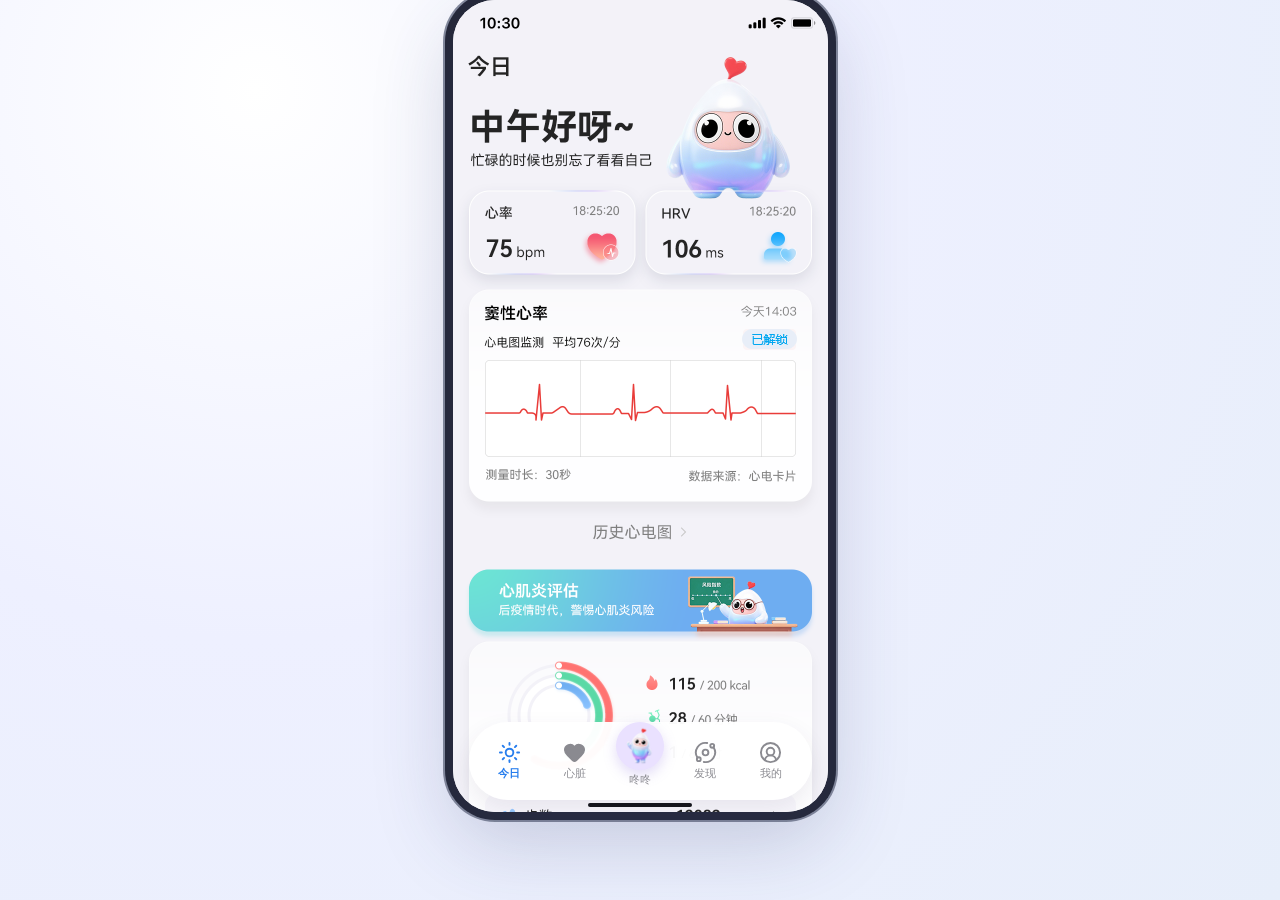
<file: index.html>
<!doctype html>
<html lang="zh-CN">
<head>
  <meta charset="utf-8">
  <meta name="viewport" content="width=device-width, initial-scale=1, viewport-fit=cover">
  <meta name="theme-color" content="#f5f5fa">
  <title>心脏+ · 健康指标</title>
  <link rel="stylesheet" href="styles.css?v=20261106-1">
  <link rel="stylesheet" href="ecg/assets/merged-nav.css">
  <script src="ecg/assets/lucide.min.js" defer></script>
  <script src="ecg/assets/merged-nav.js" defer></script>
  <script src="app.js?v=20261106-1" defer></script>
</head>
<body>
  <div class="phone" id="phone">
    <div class="status-bar" aria-hidden="true">
      <strong>10:30</strong>
      <div class="status-icons">
        <svg width="18" height="13" viewBox="0 0 18 13"><path fill="currentColor" d="M1 10h2v3H1zm3.5-3h2v6h-2zM8 4h2v9H8zm3.5-2h2v11h-2zM15 0h2v13h-2z"/></svg>
        <svg width="17" height="13" viewBox="0 0 17 13" fill="none"><path d="M1 4.2a11 11 0 0 1 15 0M3.8 7.2a7 7 0 0 1 9.4 0M6.7 10.1a3 3 0 0 1 3.6 0" stroke="currentColor" stroke-width="1.7" stroke-linecap="round"/><circle cx="8.5" cy="12" r="1" fill="currentColor"/></svg>
        <svg width="24" height="13" viewBox="0 0 24 13"><rect x=".6" y="1" width="20.7" height="11" rx="2.5" fill="none" stroke="currentColor"/><rect x="2.3" y="2.7" width="16.7" height="7.6" rx="1" fill="currentColor"/><rect x="22" y="4.3" width="1.5" height="4.4" rx=".7" fill="currentColor"/></svg>
      </div>
    </div>
    <main id="app" class="app-scroll" tabindex="-1"></main>
    <nav class="bottom-nav" id="bottomNav" aria-label="底部导航"></nav>
    <div class="home-indicator" aria-hidden="true"></div>
    <div id="sheet-root"></div>
    <div id="toast-root" aria-live="polite"></div>
  </div>
</body>
</html>
</file>
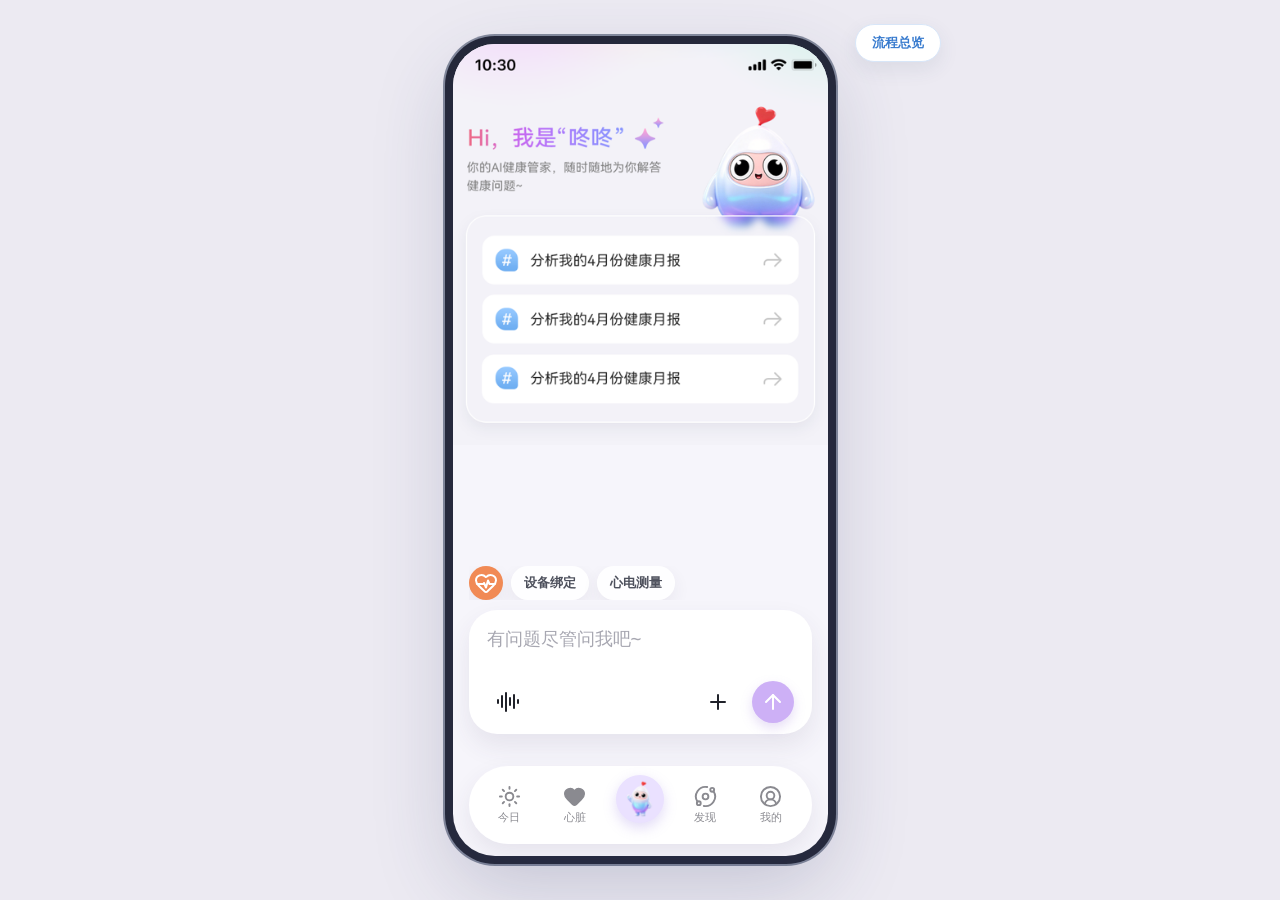
<file: ecg/index.html>
<!doctype html>
<html lang="zh-CN">
<head>
  <meta charset="UTF-8" />
  <meta name="viewport" content="width=device-width, initial-scale=1" />
  <meta name="theme-color" content="#f6f5fb" />
  <title>心脏+ - AI健康管家</title>
  <script src="assets/lucide.min.js"></script>
  <script src="assets/prototype-state.js?v=20260901-3"></script>
  <script src="assets/watch-flow-content.js"></script>
  <script src="assets/app-shell.js?v=20260901-4"></script>
  <link rel="stylesheet" href="assets/app-shell.css?v=20260901-4">
  <link rel="stylesheet" href="assets/watch-flow.css">
  <link rel="stylesheet" href="assets/merged-nav.css">
  <script src="assets/merged-nav.js" defer></script>
  <style>
    :root {
      --app-bg: #f6f5fb;
      --surface: #ffffff;
      --surface-muted: #f0eff6;
      --ink: #20222a;
      --muted: #767985;
      --line: #e4e3eb;
      --blue: #64a8f0;
      --blue-deep: #2f7dcc;
      --purple: #a788ff;
      --pink: #ec6f9d;
      --success: #39a982;
      --warning: #d78b34;
      --danger: #cf596a;
      --shadow: 0 18px 40px rgba(79, 73, 111, 0.12);
      --radius-card: 24px;
      --radius-control: 18px;
      --safe-bottom: 18px;
    }

    * { box-sizing: border-box; }
    html { background: #eceaf2; }
    body {
      min-height: 100dvh;
      margin: 0;
      display: grid;
      place-items: center;
      color: var(--ink);
      font-family: -apple-system, BlinkMacSystemFont, "Segoe UI", "PingFang SC", "Hiragino Sans GB", "Microsoft YaHei", sans-serif;
      background: #eceaf2;
      -webkit-font-smoothing: antialiased;
    }

    button, input { font: inherit; }
    button { cursor: pointer; touch-action: manipulation; }
    button:focus-visible, input:focus-visible { outline: 3px solid rgba(100, 168, 240, 0.55); outline-offset: 3px; }

    .phone {
      width: min(100vw, 375px);
      height: min(100dvh, 812px);
      min-height: 640px;
      position: relative;
      overflow: hidden;
      display: flex;
      flex-direction: column;
      background: var(--app-bg);
      box-shadow: 0 18px 48px rgba(51, 44, 77, 0.18);
    }

    .status-bar {
      height: 42px;
      flex: 0 0 auto;
      display: flex;
      justify-content: space-between;
      align-items: center;
      padding: 10px 22px 0;
      color: #08090d;
      font-size: 15px;
      font-weight: 700;
      letter-spacing: 0;
    }

    .status-icons { display: flex; align-items: center; gap: 5px; }
    .status-icons i { width: 17px; height: 17px; stroke-width: 2.6; }
    .battery { width: 22px; height: 11px; border: 1.7px solid #08090d; border-radius: 3px; position: relative; margin-left: 3px; }
    .battery::before { content: ""; position: absolute; inset: 2px; background: #08090d; border-radius: 1px; }
    .battery::after { content: ""; position: absolute; right: -4px; top: 3px; width: 2px; height: 4px; background: #08090d; border-radius: 0 2px 2px 0; }

    .app-header {
      height: 50px;
      display: flex;
      align-items: center;
      justify-content: space-between;
      padding: 0 20px;
      flex: 0 0 auto;
    }
    .brand-lockup { display: flex; align-items: center; gap: 9px; }
    .brand-orb { width: 29px; height: 29px; border-radius: 50%; background: linear-gradient(145deg, #d9cffd, #8cbdf8); padding: 3px; box-shadow: 0 5px 12px rgba(128, 112, 201, 0.22); }
    .brand-orb img { width: 100%; height: 100%; object-fit: contain; display: block; }
    .app-header strong { font-size: 17px; letter-spacing: 0; }
    .status-bar, .app-header { display: none; }
    .chat-scroll {
      flex: 1 1 auto;
      overflow-y: auto;
      overscroll-behavior: contain;
      padding: 0 16px 344px;
      scroll-padding-bottom: 344px;
      scrollbar-width: none;
    }
    .chat-scroll::-webkit-scrollbar { display: none; }

    .welcome-reference { width: calc(100% + 32px); display: block; margin: 0 -16px 10px; }

    .message { margin: 10px 0; display: flex; flex-direction: column; gap: 7px; }
    .message.assistant { align-items: flex-start; }
    .message.user { align-items: flex-end; }
    .assistant-name { display: flex; align-items: center; gap: 7px; color: #8a8796; font-size: 12px; padding-left: 4px; }
    .assistant-name .tiny-avatar { width: 22px; height: 22px; object-fit: contain; border-radius: 50%; background: #e9e1ff; }
    .bubble { max-width: 82%; padding: 12px 14px; border-radius: 18px; font-size: 15px; line-height: 1.55; }
    .bubble.assistant-bubble { background: var(--surface); border-top-left-radius: 6px; box-shadow: 0 8px 18px rgba(65, 58, 85, 0.06); }
    .bubble.user-bubble { color: #fff; background: var(--blue); border-top-right-radius: 6px; box-shadow: 0 9px 18px rgba(100, 168, 240, 0.24); }

    .workflow-card, .summary-card {
      width: 100%;
      background: var(--surface);
      border-radius: var(--radius-card);
      box-shadow: var(--shadow);
    }

    .workflow-wrap { margin: 12px 0 22px; }
    .workflow-card { overflow: hidden; border: 1px solid rgba(255, 255, 255, 0.8); }
    .workflow-head { padding: 16px 16px 12px; display: flex; align-items: flex-start; gap: 10px; }
    .workflow-head .head-icon { width: 29px; height: 29px; flex: 0 0 auto; display: grid; place-items: center; color: var(--purple); background: #f0eafd; border-radius: 10px; }
    .workflow-head .head-icon i { width: 18px; height: 18px; }
    .workflow-title { margin: 0; font-size: 17px; font-weight: 750; line-height: 1.3; }
    .workflow-body { padding: 0 16px 16px; }
    .workflow-card.locked { opacity: 0.62; box-shadow: 0 5px 12px rgba(65, 58, 85, 0.04); }
    .workflow-card.locked button, .workflow-card.locked input { pointer-events: none; }
    .workflow-state { margin-left: auto; white-space: nowrap; color: var(--success); font-size: 12px; font-weight: 700; }
    .workflow-card.error-state { border-color: #f0d8c2; }
    .workflow-card.error-state .head-icon { color: var(--warning); background: #fff4e8; }
    .workflow-card.error-state .workflow-state { color: var(--warning); }

    .notice { padding: 11px 12px; display: flex; gap: 8px; align-items: flex-start; color: #69657a; background: #faf8ff; border: 1px solid #e8e0fd; border-radius: 13px; font-size: 13px; line-height: 1.5; }
    .notice i { width: 17px; height: 17px; flex: 0 0 auto; color: var(--purple); margin-top: 1px; }
    .primary-button, .secondary-button, .text-button {
      min-height: 46px;
      border-radius: 15px;
      padding: 0 15px;
      border: 0;
      font-weight: 700;
      transition: transform 180ms ease, opacity 180ms ease, background 180ms ease;
    }
    .primary-button { width: 100%; color: #fff; background: var(--blue); box-shadow: 0 9px 17px rgba(100,168,240,0.22); }
    .primary-button:hover { background: var(--blue-deep); transform: translateY(-1px); }
    .secondary-button { color: var(--blue-deep); background: #edf6ff; }
    .secondary-button:hover { background: #e0effd; }
    .text-button { color: var(--blue-deep); background: transparent; }
    .button-row { display: grid; grid-template-columns: 1fr 1fr; gap: 9px; margin-top: 12px; }
    .button-row .primary-button, .button-row .secondary-button, .button-row .text-button { width: 100%; margin: 0; text-align: center; }
    .button-stack { display: grid; justify-items: center; gap: 5px; margin-top: 12px; }
    .button-stack .primary-button { width: 100%; }
    .button-stack .secondary-button, .button-stack .text-button { margin: 0; text-align: center; }
    .workflow-body > button:only-of-type { display: block; width: auto !important; min-width: 176px; margin-right: auto !important; margin-left: auto !important; }
    .workflow-body > button:only-of-type.text-button { min-width: 0; padding-right: 14px; padding-left: 14px; }
    .workflow-body > .notice + button:only-of-type { margin-top: 12px !important; }
    button:disabled { opacity: 0.48; cursor: not-allowed; transform: none !important; }

    .device-list { list-style: none; margin: 12px 0 0; padding: 0; border-top: 1px solid var(--line); }
    .device-row { width: 100%; min-height: 66px; display: flex; align-items: center; gap: 11px; border: 0; border-bottom: 1px solid var(--line); background: transparent; padding: 10px 0; text-align: left; color: var(--ink); }
    .device-row:last-child { border-bottom: 0; }
    .device-icon { width: 38px; height: 38px; display: grid; place-items: center; border-radius: 12px; background: #ecf5ff; color: var(--blue-deep); }
    .device-icon i { width: 21px; height: 21px; }
    .device-meta { min-width: 0; flex: 1; }
    .device-name { display: block; font-size: 15px; font-weight: 700; }
    .device-sub { display: block; margin-top: 3px; color: var(--muted); font-size: 12px; }
    .device-end { text-align: right; color: var(--success); font-size: 12px; font-weight: 700; }
    .device-end i { width: 18px; height: 18px; color: #a1a0aa; }

    .searching { display: flex; align-items: center; gap: 11px; padding: 14px 0 4px; color: #606271; font-size: 14px; }
    .spinner { width: 20px; height: 20px; flex: 0 0 auto; border: 2px solid #d7eaff; border-top-color: var(--blue); border-radius: 50%; animation: spin 0.8s linear infinite; }
    @keyframes spin { to { transform: rotate(360deg); } }
    .binding-success { display: flex; align-items: center; gap: 9px; padding: 12px 0 4px; color: #4f806b; font-size: 14px; }
    .binding-success i { width: 21px; height: 21px; color: var(--success); }

    .segmented { display: grid; grid-template-columns: repeat(2, 1fr); gap: 8px; margin: 10px 0 14px; }
    .segmented.duration { grid-template-columns: repeat(3, 1fr); }
    .segment { position: relative; min-height: 43px; display: grid; place-items: center; color: #686b78; border: 1px solid #dedee7; border-radius: 13px; background: #fff; font-size: 14px; font-weight: 650; }
    .segment input { position: absolute; inset: 0; opacity: 0; cursor: pointer; }
    .segment.selected { color: var(--blue-deep); border-color: var(--blue); background: #edf6ff; }
    .form-label { display: block; margin: 14px 0 0; color: #555865; font-size: 14px; font-weight: 700; }
    .electrode-guide { display: flex; align-items: center; justify-content: center; gap: 14px; min-height: 68px; margin: 12px 0 2px; color: var(--blue-deep); background: #f7fbff; border: 1px solid #dcecfb; border-radius: 14px; }
    .electrode-guide i { width: 31px; height: 31px; }
    .electrode-guide .guide-link { width: 18px; height: 1px; background: #9ec7ef; position: relative; }
    .electrode-guide .guide-link::before, .electrode-guide .guide-link::after { content: ''; position: absolute; top: -3px; width: 7px; height: 7px; border: 1px solid #9ec7ef; border-radius: 50%; background: #fff; }
    .electrode-guide .guide-link::before { left: -5px; }
    .electrode-guide .guide-link::after { right: -5px; }

    .check-list { list-style: none; margin: 4px 0 12px; padding: 0; }
    .check-list li { min-height: 35px; display: flex; align-items: center; gap: 9px; color: #6c6f7d; font-size: 13px; }
    .check-list i { width: 18px; height: 18px; color: #c6c8d2; }
    .check-list li.done i { color: var(--success); }
    .countdown { padding: 12px 0 2px; color: var(--blue-deep); text-align: center; font-size: 28px; font-weight: 800; font-variant-numeric: tabular-nums; }

    .firmware-progress { display: grid; justify-items: center; gap: 10px; padding: 2px 0 13px; }
    .firmware-ring { --firmware-progress: 0%; position: relative; width: 86px; aspect-ratio: 1; display: grid; place-items: center; border-radius: 50%; background: conic-gradient(var(--blue) var(--firmware-progress), #e9f2fa 0); }
    .firmware-ring::after { position: absolute; width: 72px; aspect-ratio: 1; border-radius: 50%; background: #fff; content: ''; }
    .firmware-ring strong { position: relative; z-index: 1; color: #273247; font-size: 18px; font-variant-numeric: tabular-nums; }
    .firmware-note-list { margin: 4px 0 12px; padding: 10px 12px; list-style: none; color: #777587; background: #fafbfe; border-radius: 13px; font-size: 12px; line-height: 1.65; }
    .firmware-note-list li::before { margin-right: 6px; color: var(--blue); content: '·'; }
    .firmware-steps { margin: 2px 0 8px; padding: 0; list-style: none; }
    .firmware-steps li { display: flex; align-items: center; gap: 8px; min-height: 31px; color: #737487; font-size: 13px; }
    .firmware-steps i { width: 17px; height: 17px; color: #c9ccd5; }
    .firmware-steps li.done i { color: var(--success); }
    .firmware-steps li.active { color: #3f4e68; font-weight: 700; }
    .firmware-steps li.active i { color: var(--blue); }
    .firmware-steps li.failed { color: #ef6c76; }
    .firmware-steps li.failed i { color: #ef6c76; }
    .firmware-hold { display: grid; justify-items: center; gap: 9px; margin: 2px 0 12px; padding: 15px 14px; color: #52617a; background: #f8fbff; border: 1px solid #dbeafb; border-radius: 15px; text-align: center; font-size: 14px; line-height: 1.55; }
    .installation-illustration { position: relative; width: 170px; height: 86px; overflow: hidden; border-radius: 12px; background: linear-gradient(180deg, #eef8ff 0%, #e2f1ff 100%); }
    .installation-arrow { position: absolute; z-index: 3; top: 2px; left: calc(50% - 8px); color: #5eaeef; font-size: 22px; font-weight: 800; line-height: 1; }
    .installation-device { position: absolute; z-index: 2; top: 27px; left: calc(50% - 34px); width: 68px; height: 41px; display: flex; align-items: center; justify-content: center; gap: 4px; color: #fff; background: #485466; border: 3px solid #6c7a8c; border-radius: 8px; box-shadow: 0 7px 13px rgba(55, 78, 104, 0.2); font-size: 9px; font-weight: 800; }
    .installation-device i { width: 18px; height: 18px; }
    .installation-hand { position: absolute; z-index: 4; bottom: -10px; width: 55px; height: 55px; padding: 10px; color: #f1c89d; fill: #f7d9b6; background: #f7d9b6; border-radius: 50% 50% 0 0; }
    .installation-hand.left { left: 13px; transform: rotate(25deg); }
    .installation-hand.right { right: 13px; transform: scaleX(-1) rotate(25deg); }
    .firmware-hold .spinner { display: inline-block; width: 17px; height: 17px; margin-right: 7px; vertical-align: -3px; }

    .binding-power-guide { display: grid; justify-items: center; margin: 2px 0 11px; padding: 11px 12px; background: #f8fbff; border: 1px solid #dbeafb; border-radius: 15px; }
    .power-on-illustration { position: relative; width: 196px; height: 104px; overflow: hidden; }
    .power-on-device { position: absolute; z-index: 2; top: 38px; left: calc(50% - 78px); width: 156px; height: 48px; display: flex; align-items: center; justify-content: center; color: #fff; background: #485466; border: 3px solid #687688; border-radius: 9px; box-shadow: 0 7px 13px rgba(55, 78, 104, 0.18); }
    .power-on-electrode { position: absolute; top: 4px; width: 40px; height: 34px; background: #edf0f2; border: 1px solid #ccd3d9; border-radius: 5px; }
    .power-on-electrode.left { left: 5px; }
    .power-on-electrode.right { right: 5px; }
    .power-on-led { width: 7px; height: 7px; border-radius: 50%; background: #4fce91; box-shadow: 0 0 0 4px rgba(79, 206, 145, 0.15), 0 0 10px rgba(79, 206, 145, 0.8); }
    .power-on-finger { position: absolute; z-index: 3; top: 6px; width: 38px; height: 38px; padding: 6px; color: #6b90ad; background: #fff; border: 2px solid #cfe4f4; border-radius: 50%; box-shadow: 0 4px 9px rgba(74, 116, 150, 0.12); }
    .power-on-finger.left { left: 19px; transform: rotate(-8deg); }
    .power-on-finger.right { right: 19px; transform: rotate(8deg); }
    .power-on-finger i { width: 23px; height: 23px; }
    .power-on-touch { position: absolute; z-index: 4; top: 33px; width: 8px; height: 8px; background: var(--blue); border: 2px solid #fff; border-radius: 50%; box-shadow: 0 0 0 3px rgba(97, 167, 239, 0.18); }
    .power-on-touch.left { left: 54px; }
    .power-on-touch.right { right: 54px; }

    .measurement-panel { padding: 12px; border: 1px solid #e6e8ed; border-radius: 17px; background: #fbfcff; }
    .measure-metrics { display: grid; grid-template-columns: 1fr auto 1fr; align-items: center; margin: 4px 0 10px; }
    .metric-value { font-size: 27px; font-weight: 800; color: #2d82cf; font-variant-numeric: tabular-nums; }
    .metric-label { margin-top: 2px; color: var(--muted); font-size: 12px; }
    .measure-time { text-align: right; color: var(--ink); font-size: 17px; font-weight: 750; font-variant-numeric: tabular-nums; }
    .measure-time span { display: block; margin-top: 2px; color: var(--muted); font-size: 11px; font-weight: 500; }
    .measure-divider { width: 1px; height: 32px; background: #e2e5eb; }
    .wave-canvas { width: 100%; height: 92px; display: block; border-radius: 12px; background: #f1f8ff; }
    .measure-footer { display: flex; align-items: center; justify-content: space-between; margin-top: 9px; color: var(--muted); font-size: 12px; }
    .measure-subline { margin-top: 8px; color: var(--muted); font-size: 12px; }
    .measure-subline strong { margin-left: 4px; color: var(--ink); font-variant-numeric: tabular-nums; }
    .signal-good { display: flex; align-items: center; gap: 5px; color: var(--success); font-weight: 700; }
    .gain { display: flex; gap: 5px; }
    .gain button { min-width: 32px; min-height: 30px; border: 1px solid #e0e3e8; border-radius: 10px; color: #717481; background: #fff; font-size: 12px; }
    .gain button.active { border-color: var(--blue); color: var(--blue-deep); background: #edf6ff; }

    .summary-card { overflow: hidden; margin-top: 3px; border: 1px solid #edf0f3; box-shadow: 0 5px 14px rgba(65, 58, 85, 0.04); }
    .summary-card { cursor: pointer; }
    .summary-top { padding: 15px 14px 7px; display: flex; align-items: center; justify-content: space-between; gap: 10px; }
    .summary-diagnosis { min-width: 0; }
    .summary-diagnosis h3 { margin: 0; font-size: 16px; line-height: 1.35; }
    .summary-time { color: #969aa3; font-size: 12px; white-space: nowrap; }
    .source-tag { display:inline-flex; align-items:center; gap:3px; padding:0; color:#7b8ba0; background:transparent; border-radius:0; font-size:11px; font-weight:400; white-space:nowrap; }
    .source-tag i { width:13px; height:13px; color:#6e95bf; }
    .summary-meta { display: flex; align-items: center; justify-content: space-between; gap: 10px; padding: 0 14px 10px; color: #555963; font-size: 12px; }
    .summary-meta-copy { min-width: 0; overflow: hidden; text-overflow: ellipsis; white-space: nowrap; }
    .summary-wave { padding: 0 10px; }
    .summary-wave .wave-canvas { height: 106px; border: 1px solid #e8e8e8; border-radius: 5px; background: #fff; }
    .summary-data-line { display:flex; align-items:center; justify-content:space-between; gap:8px; padding:8px 14px; color:#989ba5; border-bottom:1px solid #f0f1f3; font-size:11px; }
    .summary-data-line strong { margin-left:2px; color:inherit; font-weight:400; }
    .summary-metrics { padding: 4px 14px 5px; }
    .summary-metric { min-height: 35px; display: flex; align-items: center; justify-content: space-between; gap: 12px; color: #343842; font-size: 14px; }
    .summary-metric > span:first-child { flex: 0 0 auto; }
    .metric-badge { min-width: 52px; padding: 4px 8px; border-radius: 6px; color: #fff; text-align: center; font-size: 12px; font-weight: 700; }
    .metric-badge.risk-summary-badge { display: block; min-width: 0; max-width: 58%; overflow: hidden; text-overflow: ellipsis; white-space: nowrap; }
    .metric-badge.high { background: #ff7d82; }
    .metric-badge.low { background: #62d7b2; }
    .metric-badge.mild { background: #55d0a8; }
    .metric-badge.medium { background: #f6ce50; }
    .summary-detail-button { width: 100%; min-height: 43px; border: 0; border-top: 1px solid #f0f1f3; color: #6197e8; background: transparent; font-size: 14px; font-weight: 700; }
    .ai-disclaimer { margin: 8px 14px 13px; color: #9a9da5; font-size: 11px; line-height: 1.45; }

    .composer-area { position: absolute; z-index: 4; left: 0; right: 0; bottom: calc(104px + var(--safe-bottom)); padding: 0 16px; background: transparent; }
    .workflow-shortcuts { display: flex; gap: 8px; margin-bottom: 10px; overflow-x: auto; scrollbar-width: none; }
    .workflow-shortcuts::-webkit-scrollbar { display: none; }
    .workflow-shortcut { min-height: 34px; padding: 0 13px; border: 0; border-radius: 18px; color: #4e515d; background: rgba(255,255,255,0.95); box-shadow: 0 7px 17px rgba(67,61,90,0.07); font-size: 13px; font-weight: 650; }
    .workflow-shortcut.internal-only { display: none; }
    .workflow-progress-shortcut { width: 34px; min-width: 34px; padding: 0; display: grid; place-items: center; color: #fff; background: #f18a55; }
    .workflow-progress-shortcut[hidden] { display: none; }
    .workflow-progress-shortcut i { width: 19px; height: 19px; }
    .composer { position: relative; min-height: 124px; padding: 16px 18px 11px; background: var(--surface); border-radius: 28px; box-shadow: 0 12px 26px rgba(65,58,85,0.09); }
    .chat-input { width: 100%; min-width: 0; min-height: 49px; border: 0; resize: none; outline: 0; color: var(--ink); background: transparent; font-size:18px; line-height:1.45; padding:0; }
    .chat-input::placeholder { color: #a7a7b1; }
    .icon-button { position:absolute; bottom:11px; width:42px; height:42px; display:grid; place-items:center; border:0; border-radius:50%; background:transparent; color:var(--ink); }
    .voice-button { left: 18px; }
    .plus-button { right: 73px; }
    .icon-button:hover { background: #f1f1f6; }
    .icon-button i { width: 23px; height: 23px; }
    .send-button { right: 18px; color: #fff; background: #cdb0f6; box-shadow: 0 5px 12px rgba(158,123,220,0.26); }
    .send-button:hover { background: #ba98ea; }

    .bottom-nav { position:absolute; z-index:5; left:16px; right:16px; bottom:calc(10px + var(--safe-bottom)); height:78px; display:grid; grid-template-columns:repeat(5, 1fr); align-items:center; padding:4px 8px; background:rgba(255,255,255,0.96); border-radius:39px; box-shadow:0 10px 25px rgba(65,58,85,0.09); }
    .nav-button { min-height:56px; border:0; background:transparent; color:#8a8a90; display:flex; flex-direction:column; align-items:center; justify-content:center; gap:3px; border-radius:15px; font-size:12px; }
    .nav-button i { width: 23px; height: 23px; fill: currentColor; }
    .nav-button.active { color: var(--purple); font-weight: 800; }
    .nav-button.active span { display: none; }
    .nav-button.active .nav-avatar { display:block; width:48px; height:48px; margin-top:-12px; padding:2px; object-fit:contain; border-radius:50%; background:#eae1ff; box-shadow:0 5px 13px rgba(150,126,226,0.28); }
    .nav-avatar { display: none; }

    .toast { position: absolute; z-index: 30; left: 50%; bottom: 316px; max-width: calc(100% - 48px); transform: translate(-50%, 18px); padding: 11px 14px; color: #fff; background: rgba(32,34,42,0.92); border-radius: 13px; font-size: 13px; line-height: 1.4; opacity: 0; pointer-events: none; transition: opacity 180ms ease, transform 180ms ease; box-shadow: 0 10px 25px rgba(25,26,35,0.2); }
    .toast.visible { opacity: 1; transform: translate(-50%, 0); }

    .record-entry-card .workflow-head { padding-bottom: 10px; }
    .record-entry-card .workflow-head .head-icon { color: #ef7077; background: #fff0f1; }
    .record-entry-card .workflow-body { padding-top: 0; }
    .record-entry-summary { margin: 0 0 12px; color: #6f7380; font-size: 13px; line-height: 1.55; }
    .record-entry-brief { display: flex; align-items: center; justify-content: space-between; gap: 10px; margin: 2px 0 13px; padding: 11px 12px; border-radius: 13px; color: #454a54; background: #f8f9fc; font-size: 13px; }
    .record-entry-brief strong { display: block; color: #262a32; font-size: 14px; }
    .record-entry-brief span { color: #8b8f9a; font-size: 12px; white-space: nowrap; }
    .record-list-entry { margin: 10px 0 22px; padding: 0 10px; }
    .record-list-trigger { width: 100%; min-height: 52px; border: 1.5px solid #70b9f4; border-radius: 27px; color: var(--blue); background: rgba(255,255,255,.9); font-size: 16px; font-weight: 700; box-shadow: 0 7px 16px rgba(85,151,219,.09); }
    .record-list-trigger:hover { color: #fff; background: var(--blue); border-color: var(--blue); }

    .record-drawer { position: absolute; inset: 0; z-index: 26; display: none; align-items: flex-end; background: rgba(31,29,41,.42); }
    .record-drawer.open { display: flex; }
    .record-drawer-sheet { width: 100%; height: min(82%, 670px); display: flex; flex-direction: column; overflow: hidden; border-radius: 25px 25px 0 0; background: var(--app-bg); box-shadow: 0 -14px 34px rgba(42,38,58,.18); animation: drawer-up .24s ease-out; }
    @keyframes drawer-up { from { transform: translateY(28px); opacity: .7; } to { transform: translateY(0); opacity: 1; } }
    .drawer-handle { width: 32px; height: 4px; flex: 0 0 auto; margin: 8px auto 1px; border-radius: 99px; background: #c9cad4; }
    .record-drawer-header { position:relative; min-height:50px; display:flex; align-items:center; justify-content:space-between; gap:8px; padding:0 16px; }
    .record-drawer-header h2 { position:absolute; top:50%; left:50%; margin:0; transform:translate(-50%,-50%); color:#252932; font-size:17px; white-space:nowrap; }
    .record-drawer-close { width: 34px; height: 34px; display: grid; place-items: center; border: 0; border-radius: 50%; color: #5f6470; background: #ececf2; }
    .record-drawer-close i { width: 18px; height: 18px; }
    .record-drawer-tools { position: relative; display: flex; align-items: center; justify-content: space-between; gap: 10px; padding: 0 16px 9px; }
    .record-status-tabs { display: grid; grid-template-columns: 1fr 1fr; flex: 1; min-height: 43px; padding: 5px; border: 1px solid #fff; border-radius: 24px; background: #ececf3; box-shadow: 0 6px 12px rgba(65,58,85,.08); }
    .record-status-tab { border: 0; border-radius: 18px; color: #636773; background: transparent; font-size: 13px; font-weight: 700; }
    .record-status-tab.active { color: #292d35; background: #fff; }
    .record-filter-trigger { min-height: 35px; display: inline-flex; align-items: center; gap: 4px; padding: 0 8px; border: 1px solid #d8e9fb; border-radius: 17px; color: #397fbe; background: #f6fbff; font-size: 11px; font-weight: 700; white-space: nowrap; }
    .record-filter-trigger i { width: 14px; height: 14px; }
    .record-filter-menu { position: absolute; z-index: 3; top: 0; left: 16px; width: 154px; padding: 6px; border: 1px solid #e2e4ea; border-radius: 12px; background: #fff; box-shadow: 0 12px 24px rgba(65,58,85,.16); }
    .record-filter-menu[hidden] { display: none; }
    .record-filter-option { width: 100%; min-height: 32px; padding: 0 8px; border: 0; border-radius: 7px; color: #626672; background: transparent; text-align: left; font-size: 12px; }
    .record-filter-option.active { color: #2f7dcc; background: #edf6ff; font-weight: 700; }
    .record-drawer-scroll { flex: 1; overflow-y: auto; padding: 2px 16px 26px; scrollbar-width: none; }
    .record-drawer-scroll::-webkit-scrollbar { display: none; }
    .record-drawer-list { display: grid; gap: 12px; }
    .drawer-record { width: 100%; padding: 14px; border: 0; border-radius: 20px; color: var(--ink); background: var(--surface); box-shadow: 0 8px 18px rgba(65,58,85,.08); text-align: left; }
    .drawer-record:active { transform: scale(.99); }
    .drawer-record-top { display: flex; align-items: center; justify-content: space-between; gap: 8px; }
    .drawer-record-title { margin: 0; font-size: 16px; line-height: 1.35; }
    .drawer-record-time { color: #92949d; font-size: 12px; white-space: nowrap; }
    .drawer-record-meta { display: flex; align-items: center; gap: 7px; min-height: 31px; margin-top: 7px; }
    .drawer-record-meta > span:first-child { min-width: 0; flex: 1; color: #3b3e47; font-size: 13px; }
    .drawer-record-tag { padding: 4px 7px; border-radius: 6px; color: #6aa7f4; background: #f3f8ff; font-size: 11px; font-weight: 700; white-space: nowrap; }
    .drawer-record-tag.read { color: #59d3ad; background: #effcf7; }
    .drawer-record-wave { width: 100%; height: 82px; display: block; margin-top: 3px; border: 1px solid #d7d7dc; border-radius: 7px; background: #fff; }
    .drawer-record-footer { display: flex; align-items: center; justify-content: space-between; gap: 8px; margin-top: 7px; color: #989ba5; font-size: 11px; }
    .drawer-record-footer .source-tag { display: inline-flex; align-items: center; gap: 3px; color: #7b8ba0; white-space: nowrap; }
    .drawer-record-footer .source-tag i { width: 13px; height: 13px; color: #6e95bf; }
    .record-drawer-empty { padding: 42px 16px; color: #777b87; text-align: center; }
    .record-drawer-empty i { width: 38px; height: 38px; color: #b8c8d9; }
    .record-drawer-empty h3 { margin: 9px 0 4px; color: #454852; font-size: 16px; }
    .record-drawer-empty p { margin: 0; font-size: 13px; }

    .overlay { position: absolute; inset: 0; z-index: 20; display: none; flex-direction: column; background: var(--app-bg); }
    .overlay.open { display: flex; animation: enter 240ms ease-out; }
    @keyframes enter { from { opacity: 0; transform: translateY(10px); } to { opacity: 1; transform: translateY(0); } }
    .detail-status { height: 38px; flex: 0 0 auto; display: flex; align-items: center; justify-content: space-between; padding: 0 24px; color: #111; font-size: 14px; font-weight: 750; }
    .detail-status .status-icons { gap: 5px; }
    .detail-status .status-icons i { width: 16px; height: 16px; }
    .detail-status .battery { width: 22px; height: 10px; }
    .detail-header { height: 43px; display: flex; align-items: center; justify-content: space-between; padding: 0 15px; background: var(--app-bg); }
    .detail-header h2 { margin: 0; font-size: 17px; }
    .detail-back { width: 36px; height: 36px; display: grid; place-items: center; border: 0; border-radius: 50%; color: var(--ink); background: transparent; }
    .detail-back i { width: 20px; height: 20px; }
    .detail-scroll { flex: 1; overflow-y: auto; padding: 7px 16px 28px; }
    .detail-record-heading { padding: 10px 5px 12px; }
    .detail-record-heading h1 { margin: 0; color: #20232c; font-size: 18px; line-height: 1.45; }
    .detail-record-date { margin: 4px 0 15px; color: #9699a2; font-size: 12px; }
    .detail-record-info { display: flex; align-items: center; justify-content: space-between; gap: 10px; color: #2d3038; font-size: 14px; }
    .detail-record-info .owner { display: inline-flex; align-items: center; gap: 6px; }
    .detail-record-info .owner i { width: 15px; height: 15px; color: var(--blue); }
    .detail-record-info .distance { display: inline-flex; align-items: center; gap: 6px; color: #3c4149; font-size: 13px; font-weight: 650; }
    .detail-record-info .distance i { width: 16px; height: 16px; color: #ff7479; fill: #ff7479; }
    .detail-ecg-card, .detail-analysis-card { margin-bottom: 12px; padding: 14px; background: var(--surface); border-radius: 19px; box-shadow: 0 8px 18px rgba(65,58,85,0.07); }
    .detail-ecg-top, .detail-analysis-top { display: flex; align-items: center; justify-content: space-between; gap: 9px; }
    .detail-ecg-top { color: #3d414b; font-size: 13px; }
    .detail-ecg-top strong { color: #242830; font-weight: 750; }
    .detail-save { padding: 0; border: 0; color: #609ce5; background: transparent; font-size: 12px; }
    .detail-ecg-wave { position: relative; margin-top: 9px; }
    .detail-ecg-wave .wave-canvas { height: 135px; border-radius: 0; background: #fff; }
    .detail-wave-footer { display:flex; align-items:center; justify-content:space-between; gap:8px; padding-top:8px; color:#989ba5; font-size:11px; }.detail-wave-footer strong { margin-left:2px; color:inherit; font-weight:400; }
    .detail-expand { position: absolute; top: 8px; right: 8px; width: 24px; height: 24px; display: grid; place-items: center; border: 0; color: #555a63; background: rgba(255,255,255,0.78); }
    .detail-expand i { width: 17px; height: 17px; }
    .detail-analysis-card h3 { margin: 0; color: #2c3038; font-size: 16px; }
    .member-mini { display: inline-flex; align-items: center; gap: 4px; padding: 4px 8px; border: 1px solid #b8d4ff; border-radius: 99px; color: #6c9cf0; background: #f3f8ff; font-size: 11px; font-weight: 700; }
    .member-mini i { width: 14px; height: 14px; }
    .detail-conclusion { margin: 13px 0 7px; padding: 12px; color: #3e414a; background: #f4f4f8; border-radius: 12px; font-size: 13px; line-height: 1.55; }
    .detail-metric { min-height: 34px; display: flex; align-items: center; justify-content: space-between; gap: 12px; color: #383c46; font-size: 13px; }
    .detail-view-more { width: 100%; min-height: 42px; margin-top: 7px; border: 0; border-top: 1px solid #f0f1f3; color: #6b9ef0; background: transparent; font-size: 14px; font-weight: 700; }
    .detail-doctor-card { display: grid; grid-template-columns: minmax(0, 1fr) 108px; gap: 10px; min-height: 164px; margin-top: 2px; padding: 16px; overflow: hidden; background: var(--surface); border-radius: 19px; box-shadow: 0 8px 18px rgba(65,58,85,0.06); }
    .detail-doctor-copy { min-width: 0; display: flex; flex-direction: column; align-items: flex-start; }
    .detail-doctor-copy h3 { margin: 0; color: #2c3038; font-size: 16px; line-height: 1.35; }
    .detail-doctor-copy p { margin: 8px 0 14px; color: #8d919a; font-size: 12px; line-height: 1.55; }
    .doctor-entry { min-height: 35px; padding: 0 15px; margin-top: auto; border: 0; border-radius: 18px; color: #fff; background: #6ca9f5; font-size: 13px; font-weight: 700; }
    .doctor-art { position: relative; align-self: end; height: 120px; overflow: hidden; }
    .doctor-art::before { content: ''; position: absolute; right: -18px; bottom: -10px; width: 123px; height: 103px; border-radius: 60px 60px 12px 12px; background: #e8f3ff; }
    .doctor-coat { position: absolute; z-index: 2; right: 13px; bottom: 3px; width: 72px; height: 68px; border-radius: 38px 38px 12px 12px; background: #72afe8; }
    .doctor-face { position: absolute; z-index: 4; right: 34px; bottom: 56px; width: 31px; height: 38px; border-radius: 48% 48% 45% 45%; background: #ffd9bd; }
    .doctor-hair { position: absolute; z-index: 5; right: 29px; bottom: 82px; width: 42px; height: 28px; border-radius: 46% 52% 38% 42%; background: #5964bb; }
    .doctor-book { position: absolute; z-index: 5; right: 38px; bottom: 27px; width: 30px; height: 37px; border: 3px solid #f56e76; border-radius: 4px; background: #ff9aa0; transform: rotate(-8deg); }
    .doctor-art i { position: absolute; z-index: 6; right: 15px; bottom: 22px; width: 28px; height: 28px; color: #fff; }
    .detail-medical-disclaimer { margin: 12px 3px 0; color: #a2a5ad; font-size: 11px; line-height: 1.65; }

    .modal-backdrop { position: absolute; inset: 0; z-index: 40; display: none; align-items: center; justify-content: center; padding: 20px; background: rgba(31,29,41,0.48); }
    .modal-backdrop.open { display: flex; }
    .modal { width:100%; max-width:328px; padding:23px 20px 18px; background:#fff; border-radius:20px; box-shadow:0 18px 40px rgba(28,26,39,.22); animation:pop .2s ease-out; }
    @keyframes pop { from { opacity:0; transform:scale(.94); } to { opacity:1; transform:scale(1); } }
    .modal-handle { display:none; }
    .modal h2 { margin:0; text-align:center; font-size:19px; }
    .modal p { margin:10px 0 19px; color:#656875; text-align:center; font-size:14px; line-height:1.6; }
    .modal-options { display: grid; grid-template-columns: 1fr 1fr; gap: 8px; margin: 4px 0 14px; }
    .modal-option { min-height: 44px; border: 1px solid #e4e5ec; border-radius: 12px; color: #50535f; background: #fbfbfd; font-size: 13px; font-weight: 650; }
    .modal-option:hover { border-color: #a8cff2; color: var(--blue-deep); background: #f3f9ff; }.modal-actions { display:grid; grid-template-columns:1fr 1fr; gap:10px; }.modal-actions button { min-height:44px; border-radius:13px; }.modal-actions .primary-button { width:100%; }.modal-actions .text-button { margin:0 !important; color:#626773; background:#f1f2f6; }.modal-actions:has(#modalPrimary[hidden]) { grid-template-columns:1fr; }

    .sr-only { position: absolute; width: 1px; height: 1px; padding: 0; margin: -1px; overflow: hidden; clip: rect(0,0,0,0); white-space: nowrap; border: 0; }
    body.card-preview { display: block; min-height: 0; background: #f6f5fb; }
    body.card-preview .phone { width: 100%; max-width: none; height: auto; min-height: 0; overflow: visible; background: transparent; box-shadow: none; }
    body.card-preview .status-bar,
    body.card-preview .app-header,
    body.card-preview .composer-area,
    body.card-preview .bottom-nav,
    body.card-preview .overlay,
    body.card-preview:not(.drawer-preview) .record-drawer,
    body.card-preview .modal-backdrop:not(.open) { display: none; }
    body.task-processing-lock .bottom-nav,
    body.task-processing-lock .composer-area { pointer-events:none; opacity:.35; }
    body.card-preview .chat-scroll { height: auto; flex: none; overflow: visible; padding: 0; }
    body.card-preview.drawer-preview .phone { height: 570px; min-height: 570px; }
    body.card-preview .workflow-wrap { margin: 0; }
    body.card-preview .workflow-card,
    body.card-preview .summary-card { width: 100%; }
    body.dialog-preview { display:block; min-height:0; background:#f6f5fb; }
    body.dialog-preview .phone { width:100%; max-width:none; height:480px; min-height:480px; background:#f6f5fb; box-shadow:none; }
    body.dialog-preview .status-bar,
    body.dialog-preview .app-header,
    body.dialog-preview .chat-scroll,
    body.dialog-preview .composer-area,
    body.dialog-preview .bottom-nav,
    body.dialog-preview .toast,
    body.dialog-preview .overlay,
    body.dialog-preview .record-drawer { display:none !important; }
    /* Used by device-management.html. Keep the binding conversation identical to the main AI flow. */
    body.drawer-embed { display: block; min-height: 100dvh; background: var(--app-bg); }
    body.drawer-embed .phone { width: 100%; max-width: none; height: 100dvh; min-height: 0; box-shadow: none; }
    body.drawer-embed .status-bar,
    body.drawer-embed .app-header,
    body.drawer-embed .bottom-nav,
    body.drawer-embed .workflow-shortcuts { display:none !important; }
    .device-type-gallery{display:grid;grid-template-columns:repeat(2,minmax(0,1fr));gap:10px;margin-top:10px}.device-type-tile{min-width:0;min-height:0;display:flex;flex-direction:column;gap:5px;padding:7px 7px 8px;border:1px solid #dfe5ec;border-radius:16px;color:var(--ink);background:#fff;text-align:left}.device-type-tile:hover{border-color:#8fc1f3;background:#f8fbff}.device-type-tile:focus-visible,.device-type-button:focus-visible{outline:3px solid rgba(63,145,220,.3);outline-offset:2px}.device-visual{position:relative;width:100%;height:74px;display:grid;place-items:center;overflow:hidden;border-radius:12px;background:#f1f6fb}.device-visual.compact{width:100%;height:auto;min-height:130px;flex:0 0 auto;background:#f4f8fc}.device-product-image{width:100%;height:100%;display:block;object-fit:contain}.device-product-image.real-photo{object-fit:cover;object-position:center 58%}.device-shape{position:relative;display:block}.device-shape.card{width:92px;height:45px;border-radius:9px;background:#34383f;box-shadow:0 7px 13px rgba(40,45,53,.16)}.device-shape.card:before{content:"";position:absolute;left:50%;top:50%;width:38px;height:38px;border:2px solid #dbe1e8;border-radius:50%;background:#25292f;transform:translate(-50%,-50%)}.device-shape.card:after{content:"";position:absolute;left:50%;top:8px;width:4px;height:4px;border-radius:50%;background:#7fd391;transform:translateX(-50%)}.device-visual-badge{position:absolute;right:7px;bottom:7px;padding:3px 6px;border-radius:7px;color:#397fbd;background:rgba(255,255,255,.94);font-size:10px;font-weight:800}.device-type-copy{width:100%;min-width:0;display:block;text-align:center}.device-type-copy strong,.device-type-copy small{display:block}.device-type-copy strong{overflow:hidden;font-size:13px;line-height:1.35;text-overflow:ellipsis;white-space:nowrap}.device-type-copy small{margin-top:3px;color:var(--muted);font-size:11px}.device-type-list{display:grid;gap:9px;margin-top:10px}.device-type-button{width:100%;min-height:65px;display:flex;align-items:center;gap:11px;padding:10px;border:1px solid #e4e5ec;border-radius:15px;color:var(--ink);background:#fff;text-align:left}.workflow-body>.device-type-button:only-of-type{width:100%!important;min-width:0;margin:0!important}.device-type-button:hover{border-color:#8fc1f3;background:#f7fbff}.device-type-button:disabled{background:#f5f5f7}.device-type-button .device-icon{flex:0 0 auto}.device-type-button span:nth-child(2){min-width:0;flex:1}.device-type-button strong,.device-type-button small{display:block}.device-type-button small{margin-top:4px;color:var(--muted);font-size:12px}.device-type-button b{color:var(--blue-deep);font-size:12px}.device-type-button>i{width:18px;color:#b6b8c2}.guide-figure{margin:8px 0 12px;overflow:hidden;border:1px solid #e5ebf2;border-radius:16px;background:#f4f8fc}.guide-figure img{width:100%;height:auto;display:block}.patch-guide{display:flex;align-items:center;gap:14px;margin:8px 0 12px;padding:13px;border-radius:16px;background:#f2f9ff}.patch-guide strong{display:block;font-size:14px}.patch-guide p{margin:5px 0 0;color:var(--muted);font-size:12px;line-height:1.5}.connection-complete-list{margin-top:0}.connection-complete-list li{position:relative;padding-left:2px}.connection-complete-list li:not(:last-child)::after{position:absolute;left:8px;top:27px;width:1px;height:17px;background:#79b7ed;content:""}.connection-complete-list li.done i{color:#68ace8;fill:#68ace8;stroke:#fff}.connection-countdown{display:grid;justify-items:center;padding:8px 0 3px;text-align:center}.connection-countdown-ring{width:84px;height:84px;display:grid;place-items:center;border:3px solid #5eafea;border-radius:50%;color:#303744;font-size:28px;font-variant-numeric:tabular-nums}.connection-countdown p{margin:11px 0 0;color:#5eafea;font-size:12px}.duration-grid{display:grid;grid-template-columns:repeat(3,1fr);gap:8px;margin-top:9px}.duration-option{min-height:48px;padding:5px;border:1px solid #dedfe7;border-radius:13px;color:#60636f;background:#fff;font-size:13px;font-weight:700}.duration-option.selected{color:var(--blue-deep);border-color:var(--blue);background:#edf6ff}.duration-option small{display:block;margin-top:2px;color:#9a9ca5;font-size:9px}.dynamic-panel{padding:13px;border:1px solid #e4e8ef;border-radius:17px;background:#fbfcff}.dynamic-top{display:flex;align-items:center;justify-content:space-between;gap:10px}.dynamic-top strong{font-size:25px}.dynamic-top small{display:block;margin-top:4px;color:var(--muted)}.dynamic-battery{color:#4e86bf;font-size:12px}.dynamic-wave{width:100%;height:104px;margin-top:11px;border-radius:12px;background:#23262d}.dynamic-info{display:grid;grid-template-columns:1fr 1fr;gap:7px;margin-top:10px}.dynamic-info span{padding:8px;border-radius:10px;color:#666a75;background:#f2f4f8;font-size:11px}.dynamic-info strong{display:block;margin-top:3px;color:#282b33;font-size:13px}.dynamic-measurement-panel .metric-unit{margin-left:3px;color:#4b4f59;font-size:13px}.dynamic-wave-wrap{position:relative;overflow:hidden;border:1px solid #e5edf4;border-radius:2px;background-color:#fff;background-image:linear-gradient(rgba(118,187,236,.13) 1px,transparent 1px),linear-gradient(90deg,rgba(118,187,236,.13) 1px,transparent 1px);background-size:10px 10px}.dynamic-measurement-panel .dynamic-wave{height:118px;margin:0;border-radius:0;background:transparent}.dynamic-wave-battery,.dynamic-wave-gain{position:absolute;z-index:1;top:8px;display:flex;align-items:center;gap:3px;padding:4px 7px;border-radius:13px;color:#858b94;background:rgba(255,255,255,.86);font-size:11px}.dynamic-wave-battery{left:8px}.dynamic-wave-gain{right:8px;color:#555a64;background:rgba(238,239,241,.9)}.dynamic-wave-battery i,.dynamic-wave-gain i{width:13px;height:13px}.dynamic-measure-footer{display:grid;grid-template-columns:1.25fr .72fr 1fr;align-items:center;gap:5px;margin-top:9px;color:#8b9099;font-size:10px;white-space:nowrap}.dynamic-measure-footer span:nth-child(2){text-align:center}.dynamic-measure-footer span:last-child{text-align:right}.pending-record-summary{display:flex;align-items:center;gap:10px;padding:10px;border-radius:14px;background:#fbfcff}.pending-record-icon{width:42px;height:42px;flex:0 0 auto;display:grid;place-items:center;border-radius:12px;color:#ea8a3c;background:#fff2e5}.pending-record-icon i{width:22px;height:22px}.pending-record-copy{min-width:0;display:block}.pending-record-copy strong,.pending-record-copy small{display:block}.pending-record-copy strong{color:#252a34;font-size:13px}.pending-record-copy small{margin-top:3px;color:#777d88;font-size:11px}.progress-shell{height:9px;overflow:hidden;margin:15px 0 8px;border-radius:6px;background:#e7e9ee}.progress-fill{height:100%;border-radius:6px;background:linear-gradient(90deg,#65aef1,#9d82f4);transition:width .3s ease}.progress-copy{display:flex;justify-content:space-between;color:var(--muted);font-size:12px}.analysis-metrics{display:grid;gap:8px;margin-top:10px}.analysis-metric{display:flex;align-items:center;justify-content:space-between;gap:10px;padding:11px 12px;border-radius:13px;background:#f7f8fb}.analysis-metric span{color:#60636e;font-size:13px}.analysis-metric strong{max-width:55%;color:#2c3038;text-align:right;font-size:13px}.analysis-actions{display:grid;gap:8px;margin-top:12px}.drawer-embed .chat-scroll{padding-bottom:30px}.drawer-embed .composer,.drawer-embed .bottom-nav{display:none!important}
    body.drawer-embed .composer-area { display:block !important; bottom:0; padding:0 12px 12px; }
    body.drawer-embed .chat-scroll { padding:6px 16px 142px; scroll-padding-bottom:142px; }
    .dynamic-info span:last-child { grid-column: 1 / -1; }
    .dynamic-info.disconnected-info span:last-child { grid-column: auto; }
    .dynamic-measure-footer { grid-template-columns: 1fr 1fr; gap: 8px; }
    .dynamic-measure-footer span:nth-child(2) { text-align: right; }
    @media (max-width: 375px) { .phone { height: 100dvh; min-height: 100dvh; } }
    @media (prefers-reduced-motion: reduce) { *, *::before, *::after { animation-duration: 1ms !important; transition-duration: 1ms !important; scroll-behavior: auto !important; } }
    /* TE-5100Y-C guide: the long patch body carries the two contact points and
       the round sensor end shown in the quick-operation guide. */
    .device-shape.patch:before { left: auto; right: 4px; }
    .device-shape.patch:after { left: 27px; right: auto; width: 8px; height: 8px; background: #e1a15d; box-shadow: 17px 0 0 #e1a15d; }
    .patch-guide-steps { display: grid; gap: 7px; margin: 10px 0 12px; }
    .patch-guide-step { display: flex; align-items: flex-start; gap: 8px; padding: 8px 10px; border-radius: 11px; color: #5e6370; background: #f8f9fc; font-size: 12px; line-height: 1.45; }
    .patch-guide-step b { width: 18px; height: 18px; display: grid; place-items: center; flex: 0 0 auto; border-radius: 50%; color: #fff; background: var(--blue); font-size: 10px; }
    .device-visual .device-product-image.real-photo { position:absolute; top:9px; left:8px; width:calc(100% - 16px); height:calc(100% - 18px); object-position:center 60%; }
    .device-end { display:flex; align-items:center; justify-content:flex-end; gap:3px; white-space:nowrap; }
    .progress-copy + .notice { margin-top:10px; }
    .workflow-body > .notice + .notice { margin-top:8px; }
  </style>
</head>
<body>
  <main class="phone ecg-shell" aria-label="心脏加AI健康管家">
    <div class="status-bar" aria-label="手机状态栏">
      <span>10:30</span>
      <span class="status-icons" aria-hidden="true"><i data-lucide="signal-high"></i><i data-lucide="wifi"></i><span class="battery"></span></span>
    </div>
    <header class="app-header">
      <div class="brand-lockup"><span class="brand-orb"><img src="assets/dongdong.png" alt="" /></span><strong>AI 健康管家</strong></div>
    </header>

    <section id="chat" class="chat-scroll" aria-live="polite" aria-label="与咚咚的健康会话"></section>

    <section class="composer-area" aria-label="消息输入区">
      <div class="workflow-shortcuts" aria-label="健康流程快捷入口"><button id="dynamicProgressShortcut" class="workflow-shortcut workflow-progress-shortcut" type="button" aria-label="查看动态心电进度" hidden><i data-lucide="heart-pulse"></i></button><button class="workflow-shortcut" type="button" onclick="beginBinding()">设备绑定</button><button class="workflow-shortcut" type="button" onclick="beginMeasurement()">心电测量</button></div>
      <div class="composer">
        <label class="sr-only" for="chatInput">输入健康问题</label>
        <textarea id="chatInput" class="chat-input" rows="1" placeholder="有问题尽管问我吧~"></textarea>
        <button class="icon-button voice-button" type="button" aria-label="语音输入" onclick="showToast('语音输入暂未开放')"><i data-lucide="audio-lines"></i></button>
        <button class="icon-button plus-button" type="button" aria-label="更多功能"><i data-lucide="plus"></i></button>
        <button class="icon-button send-button" type="button" aria-label="发送消息" onclick="sendFreeText()"><i data-lucide="arrow-up"></i></button>
      </div>
    </section>

    <div id="toast" class="toast" role="status" aria-live="polite"></div>

    <section id="watchScanner" class="watch-scanner" role="dialog" aria-modal="true" aria-label="扫描手表二维码" aria-hidden="true">
      <video id="watchScannerVideo" autoplay muted playsinline aria-hidden="true"></video>
      <header class="watch-scanner-header"><strong>扫描二维码</strong><button class="watch-scanner-close" type="button" aria-label="关闭扫码" onclick="closeWatchScannerV2()"><i data-lucide="x"></i></button></header>
      <div class="watch-scanner-center"><div class="watch-scanner-frame" aria-hidden="true"></div><p>将手表屏幕上的二维码对准扫描框</p></div>
    </section>

    <section id="detailOverlay" class="overlay" aria-label="心电详情" aria-hidden="true">
      <div class="detail-status" aria-label="手机状态栏"><span>10:30</span><span class="status-icons" aria-hidden="true"><i data-lucide="signal-high"></i><i data-lucide="wifi"></i><span class="battery"></span></span></div>
      <header class="detail-header">
        <button id="detailBack" class="detail-back" type="button" aria-label="返回会话" onclick="closeDetail()"><i data-lucide="arrow-left"></i></button>
        <h2>心电图</h2>
        <span style="width:36px" aria-hidden="true"></span>
      </header>
      <div class="detail-scroll">
        <section class="detail-record-heading">
          <h1 id="detailRecordTitle">窦性心律，本次监测未见明显异常</h1>
          <p id="detailRecordDate" class="detail-record-date">2026年7月12日　10:42</p>
          <div class="detail-record-info"><span class="owner">归属：本人 <i data-lucide="pencil-line"></i></span><span class="distance"><i data-lucide="flag"></i>1.23 米</span></div>
        </section>
        <article class="detail-ecg-card">
          <div class="detail-ecg-top"><span><strong>心电图监测</strong>　<span id="detailRateText">平均 72 次/分</span></span><button class="detail-save" type="button" onclick="showToast('已保存心电图')">保存心电图</button></div>
          <div class="detail-ecg-wave"><canvas id="detailWave" class="wave-canvas" width="700" height="260" role="img" aria-label="本次心电波形图"></canvas><button class="detail-expand" type="button" aria-label="放大心电图" onclick="showToast('暂不支持放大查看')"><i data-lucide="maximize-2"></i></button></div>
          <div class="detail-wave-footer"><span>测量时长<strong id="detailDurationText">30 秒</strong></span><span id="detailSourceTag" class="source-tag"><i data-lucide="credit-card"></i>数据来源：心电卡片</span></div>
        </article>
        <article class="detail-analysis-card">
          <div class="detail-analysis-top"><h3>极速心电图(ECG)分析</h3><span class="member-mini"><i data-lucide="crown"></i>会员专享</span></div>
          <p class="detail-conclusion">窦性心律，本次心电监测未见明显异常。</p>
          <div class="detail-metric"><span>心率变异性指数</span><span class="metric-badge high">高</span></div>
          <div class="detail-metric"><span>心脏疾病风险评估</span><span class="metric-badge low risk-summary-badge" title="低风险">低风险</span></div>
          <div class="detail-metric"><span>精神压力指数</span><span class="metric-badge mild">轻度</span></div>
          <div class="detail-metric"><span>疲劳指数</span><span class="metric-badge medium">中度</span></div>
          <button class="detail-view-more" type="button" onclick="showToast('暂无更多详细内容')">查看详情</button>
        </article>
        <article class="detail-doctor-card">
          <div class="detail-doctor-copy"><h3>心电图(ECG)深度解读</h3><p>国家远程医疗与互联网医学中心<br>提供解读服务</p><button class="doctor-entry" type="button" onclick="showToast('医生解读服务为独立付费服务')">医生解读</button></div>
          <div class="doctor-art" aria-hidden="true"><span class="doctor-coat"></span><span class="doctor-face"></span><span class="doctor-hair"></span><span class="doctor-book"></span><i data-lucide="stethoscope"></i></div>
        </article>
        <p class="detail-medical-disclaimer">以上分析结果仅供参考，不作为医疗诊断和治疗的依据。在未咨询专业医生之前，请勿改变用药，请勿采取临床措施。如您对分析结果存在任何异议，建议咨询专业医生或者前往医院就诊！</p>
      </div>
    </section>

    <section id="recordDrawer" class="record-drawer" aria-label="心电记录列表" aria-hidden="true" onclick="recordDrawerBackdropClose(event)">
      <section class="record-drawer-sheet" role="dialog" aria-modal="true" aria-labelledby="recordDrawerTitle">
        <div class="drawer-handle" aria-hidden="true"></div>
        <header class="record-drawer-header"><button id="recordFilterTrigger" class="record-filter-trigger" type="button" aria-label="筛选数据来源" aria-expanded="false" onclick="toggleRecordSourceFilter()"><span id="recordFilterCurrent">全部数据</span><i data-lucide="chevron-down"></i></button><h2 id="recordDrawerTitle">心电图记录</h2><button id="recordDrawerClose" class="record-drawer-close" type="button" aria-label="关闭心电记录列表" onclick="closeRecordDrawer()"><i data-lucide="x"></i></button></header>
        <div class="record-drawer-tools">
          <nav id="recordStatusTabs" class="record-status-tabs" aria-label="心电记录状态"></nav>
          <div id="recordFilterMenu" class="record-filter-menu" hidden></div>
        </div>
        <div class="record-drawer-scroll"><section id="recordDrawerList" class="record-drawer-list" aria-label="心电记录"></section><section id="recordDrawerEmpty" class="record-drawer-empty" hidden><i data-lucide="inbox"></i><h3>暂无相关记录</h3><p>换个筛选条件试试吧。</p></section></div>
      </section>
    </section>

    <div id="modalBackdrop" class="modal-backdrop" aria-hidden="true" onclick="backdropClose(event)">
      <section class="modal" role="dialog" aria-modal="true" aria-labelledby="modalTitle" aria-describedby="modalCopy">
        <div class="modal-handle"></div>
        <h2 id="modalTitle">提示</h2>
        <p id="modalCopy">请确认是否继续当前操作。</p>
        <div id="modalOptions" class="modal-options" hidden></div>
        <div class="modal-actions"><button id="modalSecondary" class="text-button" type="button" onclick="closeModal()">取消</button><button id="modalPrimary" class="primary-button" type="button" onclick="closeModal()">确定</button></div>
      </section>
    </div>
  </main>
  <a class="prototype-overview-entry" href="watch-flow-overview.html">流程总览</a>

  <script>
    const state = {
      deviceBound: false,
      selectedPerson: '本人',
      selectedDuration: '30 秒',
      activeCard: null,
      activeTimer: null,
      isMeasuring: false,
      lastFocus: null,
      waveformPhase: 0,
      recordDrawer: { records: [], source: '全部数据', tab: '已解锁' },
      recordDrawerFocus: null,
      detailReturnDrawer: false
    };

    const chat = document.getElementById('chat');
    const character = 'assets/dongdong.png';
    const heartRecords = [
      { id: 'latest', title: '窦性心律', detailTitle: '窦性心律，本次监测未见明显异常', time: '今天 14:03', date: '2026年7月12日　14:03', source: '心电卡片', state: '已分析', unlock: '已解锁', rate: '平均76次/分', duration: '30 秒', kind: 'normal', seed: 8 },
      { id: 'specified', title: '窦性心律', detailTitle: '窦性心律，本次监测未见明显异常', time: '昨天 09:42', date: '2026年7月11日　09:42', source: 'Apple Watch', state: '已分析', unlock: '已解锁', rate: '平均72次/分', duration: '1 分钟', kind: 'normal', read: true, seed: 48 },
      { id: 'abnormal', title: '房性早搏', detailTitle: '房性早搏，本次监测建议关注心律变化', time: '7月10日 20:16', date: '2026年7月10日　20:16', source: '心电卡片', state: '已分析', unlock: '已解锁', rate: '平均81次/分', duration: '30 秒', kind: 'abnormal', seed: 91 },
      { id: 'pending', title: '窦性心律', detailTitle: '窦性心律，等待本次心电分析结果', time: '7月9日 08:26', date: '2026年7月9日　08:26', source: 'Apple Watch', state: '未分析', unlock: '未解锁', rate: '平均70次/分', duration: '1 分钟', kind: 'normal', seed: 124 },
      { id: 'watch-h1', title: '窦性心律', detailTitle: '窦性心律，本次心电监测未见明显异常', time: '今天 10:42', date: '2026年11月5日　10:42', source: 'HELOWIN WATCH H1', state: '已分析', unlock: '已解锁', rate: '平均73次/分', duration: '30 秒', kind: 'normal', seed: 31 }
    ];

    function refreshIcons() {
      if (window.lucide) window.lucide.createIcons({ attrs: { 'stroke-width': 2 } });
    }

    function scrollChat() {
      const scrollToLatest = () => chat.scrollTo({ top: chat.scrollHeight, behavior: 'smooth' });
      requestAnimationFrame(() => {
        scrollToLatest();
        setTimeout(scrollToLatest, 80);
      });
    }

    function showToast(message) {
      const toast = document.getElementById('toast');
      toast.textContent = message;
      toast.classList.add('visible');
      clearTimeout(showToast.timer);
      showToast.timer = setTimeout(() => toast.classList.remove('visible'), 2600);
    }

    function appendUser(text) {
      const node = document.createElement('article');
      node.className = 'message user';
      node.innerHTML = `<div class="bubble user-bubble">${text}</div>`;
      chat.append(node);
      scrollChat();
    }

    function appendAssistant(text) {
      const node = document.createElement('article');
      node.className = 'message assistant';
      node.innerHTML = `<div class="assistant-name"><img class="tiny-avatar" src="${character}" alt="" />咚咚</div><div class="bubble assistant-bubble">${text}</div>`;
      chat.append(node);
      scrollChat();
    }

    function recordSourceIcon(source) {
      return source === 'Apple Watch' ? 'watch' : 'credit-card';
    }

    function drawRecordWave(canvas, seed) {
      if (!canvas) return;
      const ctx = canvas.getContext('2d');
      const width = canvas.width;
      const height = canvas.height;
      ctx.clearRect(0, 0, width, height);
      ctx.strokeStyle = '#d7d7dc';
      ctx.lineWidth = 1;
      [width / 3, width * 2 / 3].forEach(x => { ctx.beginPath(); ctx.moveTo(x, 0); ctx.lineTo(x, height); ctx.stroke(); });
      ctx.strokeStyle = '#f23a3d';
      ctx.lineWidth = 3;
      ctx.lineJoin = 'round';
      ctx.lineCap = 'round';
      ctx.beginPath();
      for (let x = 0; x <= width; x += 3) {
        const phase = (x + seed) % 190;
        let y = height / 2;
        if (phase > 65 && phase < 76) y -= (phase - 65) * 2;
        else if (phase >= 76 && phase < 83) y += 32 - (phase - 76) * 7;
        else if (phase >= 83 && phase < 96) y -= 12 - (phase - 83);
        else if (phase >= 105 && phase < 124) y -= Math.sin((phase - 105) / 19 * Math.PI) * 8;
        if (x === 0) ctx.moveTo(x, y); else ctx.lineTo(x, y);
      }
      ctx.stroke();
    }

    function appendRecordSummaryCard(record) {
      const wrap = document.createElement('section');
      wrap.className = 'workflow-wrap';
      wrap.innerHTML = `
        <article class="summary-card" aria-label="心电分析摘要，点击查看详情">
          <div class="summary-top"><div class="summary-diagnosis"><h3>${record.detailTitle}</h3></div><span class="summary-time">${record.time}</span></div>
          <div class="summary-meta"><span class="summary-meta-copy">心电图监测　${record.rate}</span></div>
          <div class="summary-wave"><canvas class="wave-canvas" width="700" height="140" role="img" aria-label="本次心电波形缩略图"></canvas></div>
          <div class="summary-data-line"><span>测量时长<strong>${record.duration}</strong></span><span class="source-tag"><i data-lucide="${recordSourceIcon(record.source)}"></i>数据来源：${record.source}</span></div>
          <div class="summary-metrics">
            <div class="summary-metric"><span>心率变异性指数</span><span class="metric-badge high">高</span></div>
            <div class="summary-metric"><span>心脏疾病风险评估</span><span class="metric-badge low risk-summary-badge" title="低风险">低风险</span></div>
            <div class="summary-metric"><span>精神压力指数</span><span class="metric-badge mild">轻度</span></div>
            <div class="summary-metric"><span>疲劳指数</span><span class="metric-badge medium">中度</span></div>
          </div>
          <button class="summary-detail-button" type="button">查看详情</button>
          <p class="ai-disclaimer">内容由AI生成</p>
        </article>`;
      const detail = () => openRecordDetailById(record.id);
      wrap.querySelector('.summary-card').addEventListener('click', detail);
      wrap.querySelector('.summary-detail-button').addEventListener('click', event => {
        event.stopPropagation();
        detail();
      });
      chat.append(wrap);
      drawSummaryWave(wrap.querySelector('.wave-canvas'), record.seed);
      refreshIcons();
      scrollChat();
      return wrap;
    }

    function appendRecordEntryCard(type, options = {}) {
      const record = options.record;
      if (type === 'direct') return appendRecordSummaryCard(record);
      const wrap = document.createElement('section');
      wrap.className = 'workflow-wrap record-list-entry';
      wrap.innerHTML = `<button class="record-list-trigger" type="button" data-record-entry="${type}">查看详情</button>`;
      wrap.querySelector('[data-record-entry]').addEventListener('click', () => {
        openRecordDrawer(type === 'filtered' ? options.records : heartRecords);
      });
      chat.append(wrap);
      scrollChat();
      return wrap;
    }

    function openRecordDrawer(records, returnFromDetail = false) {
      if (!returnFromDetail) state.recordDrawerFocus = document.activeElement;
      if (!returnFromDetail) {
        state.recordDrawer.records = records.slice();
        state.recordDrawer.source = '全部数据';
        state.recordDrawer.tab = '已解锁';
      }
      const drawer = document.getElementById('recordDrawer');
      drawer.classList.add('open');
      drawer.setAttribute('aria-hidden', 'false');
      renderRecordDrawer();
      if (!returnFromDetail) document.getElementById('recordDrawerClose').focus();
    }

    function closeRecordDrawer(restoreFocus = true) {
      const drawer = document.getElementById('recordDrawer');
      drawer.classList.remove('open');
      drawer.setAttribute('aria-hidden', 'true');
      document.getElementById('recordFilterMenu').hidden = true;
      document.getElementById('recordFilterTrigger').setAttribute('aria-expanded', 'false');
      if (restoreFocus && state.recordDrawerFocus) state.recordDrawerFocus.focus();
    }

    function recordDrawerBackdropClose(event) {
      if (event.target === event.currentTarget) closeRecordDrawer();
    }

    function toggleRecordSourceFilter() {
      const menu = document.getElementById('recordFilterMenu');
      const nextOpen = menu.hidden;
      menu.hidden = !nextOpen;
      document.getElementById('recordFilterTrigger').setAttribute('aria-expanded', String(nextOpen));
    }

    function setRecordSource(source) {
      state.recordDrawer.source = source;
      document.getElementById('recordFilterMenu').hidden = true;
      document.getElementById('recordFilterTrigger').setAttribute('aria-expanded', 'false');
      renderRecordDrawer();
    }

    function setRecordTab(tab) {
      state.recordDrawer.tab = tab;
      renderRecordDrawer();
    }

    function renderRecordDrawer() {
      const tabs = ['已解锁', '未解锁'];
      document.getElementById('recordStatusTabs').innerHTML = tabs.map(tab => `<button class="record-status-tab ${tab === state.recordDrawer.tab ? 'active' : ''}" type="button" onclick="setRecordTab('${tab}')">${tab}</button>`).join('');
      document.getElementById('recordFilterMenu').innerHTML = ['全部数据', 'HELOWIN WATCH H1', '心电卡片', 'Apple Watch'].map(source => `<button class="record-filter-option ${source === state.recordDrawer.source ? 'active' : ''}" type="button" onclick="setRecordSource('${source}')">${source}</button>`).join('');
      document.getElementById('recordFilterCurrent').textContent = state.recordDrawer.source;
      const records = state.recordDrawer.records.filter(record => record.unlock === state.recordDrawer.tab && (state.recordDrawer.source === '全部数据' || record.source === state.recordDrawer.source));
      const list = document.getElementById('recordDrawerList');
      list.innerHTML = records.map(record => `
        <button class="drawer-record" type="button" data-record-id="${record.id}">
          <div class="drawer-record-top"><h3 class="drawer-record-title">${record.title}</h3><span class="drawer-record-time">${record.time}</span></div>
          <div class="drawer-record-meta"><span>心电图监测　${record.rate}</span>${record.read ? '<span class="drawer-record-tag read">已解读</span>' : ''}<span class="drawer-record-tag">${record.unlock}</span></div>
          <canvas class="drawer-record-wave" width="640" height="180" data-seed="${record.seed}" aria-label="心电波形图"></canvas>
          <div class="drawer-record-footer"><span>测量时长 ${record.duration}</span><span class="source-tag"><i data-lucide="${recordSourceIcon(record.source)}"></i>数据来源：${record.source}</span></div>
        </button>`).join('');
      list.querySelectorAll('[data-record-id]').forEach(button => button.addEventListener('click', () => openRecordDetailById(button.dataset.recordId)));
      document.getElementById('recordDrawerEmpty').hidden = Boolean(records.length);
      refreshIcons();
      list.querySelectorAll('canvas').forEach(canvas => drawRecordWave(canvas, Number(canvas.dataset.seed)));
    }

    function openRecordDetailById(id) {
      const record = heartRecords.find(item => item.id === id);
      if (!record) return;
      const openedFromDrawer = document.getElementById('recordDrawer').classList.contains('open');
      state.detailReturnDrawer = openedFromDrawer;
      if (openedFromDrawer) closeRecordDrawer(false);
      openDetail(record);
    }

    function resolveRecordQuery(text) {
      if (/(Apple\s*Watch|如何|怎么|测量|授权|同步)/i.test(text)) return false;
      if (!/(心电记录|心电报告|最新报告|最新.*心电|报告|查看.*心电|全部.*心电|所有.*心电|正常.*心电|异常.*心电)/.test(text)) return false;
      if (/最新/.test(text)) {
        appendAssistant('找到啦，这是你最新的一份心电报告。');
        appendRecordEntryCard('direct', { record: heartRecords[0] });
        return true;
      }
      if (/无匹配|找不到符合|没有符合/.test(text)) {
        appendAssistant('暂时没有找到符合“筛选条件”的心电记录，你可以查看全部记录。');
        appendRecordEntryCard('empty');
        return true;
      }
      if (/指定|7月11日.*09[:：]?42|昨天.*报告/.test(text)) {
        appendAssistant('找到啦，这是你要查看的心电报告。');
        appendRecordEntryCard('direct', { record: heartRecords[1] });
        return true;
      }
      if (/正常|异常|日期|今天|昨天|7月\d+日|筛选/.test(text)) {
        const condition = /异常/.test(text) ? '异常类型' : /正常/.test(text) ? '正常类型' : /昨天/.test(text) ? '昨天' : /今天/.test(text) ? '今天' : '日期';
        let records = heartRecords.filter(record => record.state === '已分析');
        if (/异常/.test(text)) records = records.filter(record => record.kind === 'abnormal');
        if (/正常/.test(text)) records = records.filter(record => record.kind === 'normal');
        if (/昨天/.test(text)) records = records.filter(record => record.time.includes('昨天'));
        if (/今天/.test(text)) records = records.filter(record => record.time.includes('今天'));
        if (!records.length) {
          appendAssistant(`暂时没有找到符合“${condition}”的心电记录，你可以查看全部记录。`);
          appendRecordEntryCard('empty');
        } else {
          appendAssistant(`找到 ${records.length} 条符合“${condition}”的心电记录，你可以点击下方按钮查看。`);
          appendRecordEntryCard('filtered', { records, condition });
        }
        return true;
      }
      appendAssistant('好哒，你可以点击下方按钮查看全部心电记录。');
      appendRecordEntryCard('all');
      return true;
    }

    function createCard(title, copy, icon) {
      const wrap = document.createElement('section');
      wrap.className = 'workflow-wrap';
      const card = document.createElement('article');
      card.className = 'workflow-card';
      card.innerHTML = `<div class="workflow-head"><span class="head-icon"><i data-lucide="${icon}"></i></span><div><h3 class="workflow-title">${title}</h3></div><span class="workflow-state">进行中</span></div><div class="workflow-body"></div>`;
      wrap.append(card);
      chat.append(wrap);
      setActiveCard(card);
      refreshIcons();
      scrollChat();
      return card;
    }

    function setActiveCard(card) {
      if (state.activeCard && state.activeCard !== card) lockCard(state.activeCard);
      state.activeCard = card;
    }

    function lockCard(card, label = '已完成') {
      if (!card) return;
      card.classList.add('locked');
      card.querySelectorAll('button, input').forEach(el => { el.disabled = true; });
      const labelNode = card.querySelector('.workflow-state');
      if (labelNode) labelNode.textContent = label;
    }

    function completeActive(label) {
      lockCard(state.activeCard, label);
      state.activeCard = null;
    }

    function setCardBody(card, html) {
      card.querySelector('.workflow-body').innerHTML = html;
      refreshIcons();
      scrollChat();
    }

    function searchingCardHtml() {
      return `<div class="searching"><span class="spinner" aria-hidden="true"></span><span>搜索中，请稍候…</span></div><button class="text-button" type="button" onclick="stopSearch()">停止搜索</button>`;
    }

    function setCardPresentation(card, title, copy, icon, status = '进行中', variant = '') {
      card.classList.toggle('error-state', variant === 'error');
      card.querySelector('.head-icon').innerHTML = `<i data-lucide="${icon}"></i>`;
      card.querySelector('.workflow-title').textContent = title;
      card.querySelector('.workflow-state').textContent = status;
      refreshIcons();
    }

    function clearActiveTimer() {
      if (state.activeTimer) clearInterval(state.activeTimer);
      state.activeTimer = null;
    }

    function bindingPowerGuideHtml() {
      return `<div class="binding-power-guide" aria-label="心电卡片开机示意图"><div class="power-on-illustration" aria-hidden="true"><i class="power-on-finger left" data-lucide="fingerprint"></i><i class="power-on-finger right" data-lucide="fingerprint"></i><span class="power-on-touch left"></span><span class="power-on-touch right"></span><span class="power-on-device"><span class="power-on-electrode left"></span><span class="power-on-led"></span><span class="power-on-electrode right"></span></span></div></div>`;
    }

    function buildBindingReadyCard(card) {
      setCardPresentation(card, '绑定心电卡片', '开启蓝牙后，咚咚会搜索附近可绑定的设备。', 'bluetooth');
      setCardBody(card, `
        ${bindingPowerGuideHtml()}
        <div class="notice"><i data-lucide="hand"></i><span>双手手指分别轻触心电卡片两侧电极。绿色指示灯亮起约 3 秒后熄灭，即表示设备已开机。</span></div>
        <div class="button-stack"><button class="primary-button" type="button" onclick="startSearch()">开始搜索</button><button class="text-button" type="button" onclick="showBindingHelp()">绑定遇到问题</button></div>
      `);
    }

    function renderBindingCompleted(card) {
      setCardPresentation(card, '心电卡片已绑定', '设备绑定成功，可以开始健康测量。', 'circle-check', '绑定完成');
      setCardBody(card, `<div class="binding-success"><i data-lucide="circle-check"></i><span>绑定成功，可以开始健康测量。</span></div>`);
    }

    function renderWelcome() {
      chat.innerHTML = `
        <img class="welcome-reference" src="assets/ai-welcome-reference.png" alt="咚咚 AI 健康管家欢迎界面" />
        `;
      refreshIcons();
    }

    function resolveExistingFlow() {
      if (state.activeCard) {
        showToast('当前流程还在进行中，已为你定位到最新卡片');
        state.activeCard.scrollIntoView({ behavior: 'smooth', block: 'center' });
        return true;
      }
      return false;
    }

    function beginBinding() {
      if (resolveExistingFlow()) return;
      appendUser('我要绑定心电卡片');
      appendAssistant('好呀，咚咚来帮你。请先确保手机蓝牙可用，再将心电卡片靠近手机，按图示开机。');
      const card = createCard('绑定心电卡片', '开启蓝牙后，咚咚会搜索附近可绑定的设备。', 'bluetooth');
      buildBindingReadyCard(card);
    }

    function startSearch() {
      appendUser('开始搜索心电卡片');
      completeActive('已开始搜索');
      appendAssistant('收到，咚咚正在寻找附近的心电卡片。搜索时请保持设备开启，并尽量靠近手机。');
      const card = createCard('正在搜索设备', '咚咚正在扫描附近可绑定的心电卡片。', 'radar');
      setCardBody(card, searchingCardHtml());
      setTimeout(() => showSearchResult(card), 900);
    }

    function showSearchResult(card) {
      if (state.activeCard !== card || card.classList.contains('locked')) return;
      setCardPresentation(card, '发现 1 台可绑定设备', '请选择要绑定的心电卡片。', 'radar', '可选择');
      setCardBody(card, `
        <ul class="device-list" aria-label="可绑定设备">
          <li><button class="device-row" type="button" onclick="bindDevice()"><span class="device-icon"><i data-lucide="credit-card"></i></span><span class="device-meta"><span class="device-name">心电卡片</span><span class="device-sub">SN：ECG-2026-0188 · 电量 82%</span></span><span class="device-end">可绑定<i data-lucide="chevron-right"></i></span></button></li>
        </ul>
        <div class="button-row"><button class="secondary-button" type="button" onclick="startSearch()">重新搜索</button><button class="text-button" type="button" onclick="showBindingHelp()">绑定遇到问题</button></div>
      `);
    }

    function stopSearch() {
      openConfirm('停止搜索设备？', '停止后将不再搜索附近的健康设备。', '停止搜索', () => {
        appendAssistant('已停止搜索。准备好后，咚咚可以继续帮你查找附近的心电卡片。');
        buildBindingReadyCard(state.activeCard);
        showToast('已停止搜索设备');
      });
    }

    function showBindingHelp() {
      appendAssistant('没关系。请确认心电卡片已开启、手机蓝牙可用；如果仍然无法搜索，把设备放得更靠近手机后再试一次。');
    }

    function bindDevice() {
      appendUser('绑定心电卡片');
      completeActive('已选择设备');
      appendAssistant('找到了心电卡片，咚咚正在为你完成绑定，请稍等一下。');
      const card = createCard('正在绑定设备', '请保持设备开启并靠近手机。', 'link');
      setCardBody(card, `<div class="searching"><span class="spinner" aria-hidden="true"></span><span>绑定中，请勿关闭页面…</span></div>`);
      setTimeout(() => {
        if (state.activeCard !== card) return;
        state.deviceBound = true;
        PrototypeState.setHealthDeviceBound('心电卡片', true);
        if (window.parent !== window && isDrawerEmbed) {
          window.parent.postMessage({ type: 'ecg-device-bound', device: { id: 'ECG-2026-0188', name: '心电卡片', battery: '82%' } }, '*');
        }
        renderBindingCompleted(card);
        completeActive('绑定完成');
        appendAssistant('绑定完成啦！现在要不要马上做一次心电测量？');
        showDeviceChoice(true);
        showToast('设备已绑定');
      }, 950);
    }

    function beginMeasurement() {
      if (resolveExistingFlow()) return;
      appendUser('我要开始健康测量');
      if (!state.deviceBound) {
        appendAssistant('你还没有可用于测量的健康设备，先绑定一下哦。');
        const card = createCard('暂无可用于测量的设备', '你还没有绑定健康设备，先绑定一张心电卡片吧。', 'circle-plus');
        setCardBody(card, `<button class="primary-button" type="button" onclick="bindingFromEmpty()">设备绑定</button>`);
        return;
      }
      appendAssistant('咚咚找到了可用于测量的健康设备，请选择本次要使用的设备。');
      showDeviceChoice(false);
    }

    function bindingFromEmpty() {
      appendUser('我要绑定心电卡片');
      completeActive('前往绑定');
      beginBindingFromMessage();
    }

    function beginBindingFromMessage() {
      appendAssistant('好呀，咚咚来帮你。请先确保手机蓝牙可用，再将心电卡片靠近手机，按图示开机。');
      const card = createCard('绑定心电卡片', '开启蓝牙后，咚咚会搜索附近可绑定的设备。', 'bluetooth');
      buildBindingReadyCard(card);
    }

    function showDeviceChoice(fromBinding) {
      const card = createCard('选择测量设备', fromBinding ? '心电卡片已绑定，请选择它开始测量。' : '请选择本次要使用的设备。', 'heart-pulse');
      setCardBody(card, `
        <ul class="device-list" aria-label="已绑定设备">
          <li><button class="device-row" type="button" onclick="selectMeasurementDevice()"><span class="device-icon"><i data-lucide="credit-card"></i></span><span class="device-meta"><span class="device-name">心电卡片</span><span class="device-sub">SN：ECG-2026-0188 · 电量 82%</span></span><span class="device-end">可测量<i data-lucide="chevron-right"></i></span></button></li>
        </ul>
      `);
    }

    function selectMeasurementDevice() {
      appendUser('使用心电卡片开始心电测量');
      completeActive('已选择设备');
      appendAssistant('好的，这次就用心电卡片。先选好测量对象和时长，咚咚会一步步陪你完成。');
      const card = createCard('测量前选择', '请选择测量对象和时长。', 'sliders-horizontal');
      setCardBody(card, measurementConfigHtml());
    }

    function measurementConfigHtml() {
      return `
        <label class="form-label">测量对象</label>
        <div class="segmented" role="radiogroup" aria-label="测量对象">
          <label class="segment ${state.selectedPerson === '本人' ? 'selected' : ''}"><input type="radio" name="person" value="本人" ${state.selectedPerson === '本人' ? 'checked' : ''} onchange="setPerson(this.value)">本人</label>
          <label class="segment ${state.selectedPerson === '非本人' ? 'selected' : ''}"><input type="radio" name="person" value="非本人" ${state.selectedPerson === '非本人' ? 'checked' : ''} onchange="setPerson(this.value)">非本人</label>
        </div>
        <label class="form-label">测量时长</label>
        <div class="segmented duration" role="radiogroup" aria-label="测量时长">
          ${['30 秒','1 分钟','3 分钟'].map(item => `<label class="segment ${state.selectedDuration === item ? 'selected' : ''}"><input type="radio" name="duration" value="${item}" ${state.selectedDuration === item ? 'checked' : ''} onchange="setDuration(this.value)">${item}</label>`).join('')}
        </div>
        <div class="electrode-guide" aria-label="手指轻放在心电卡片电极区域的图示"><i data-lucide="fingerprint"></i><span class="guide-link" aria-hidden="true"></span><i data-lucide="credit-card"></i></div>
        <div class="notice"><i data-lucide="hand"></i><span>请按图示把手指轻放在电极区域。手臂自然放松，测量过程中尽量不要说话、移动或改变手指位置。<br>若波形抖动，请保持设备和手指稳定；如感到不适，可随时结束测量。</span></div>
        <button class="primary-button" style="margin-top:12px" type="button" onclick="confirmMeasurement()">开始测量</button>
      `;
    }

    function setPerson(value) {
      state.selectedPerson = value;
      setCardBody(state.activeCard, measurementConfigHtml());
    }

    function setDuration(value) {
      state.selectedDuration = value;
      setCardBody(state.activeCard, measurementConfigHtml());
    }

    function confirmMeasurement() {
      appendUser(`为${state.selectedPerson}测量，时长${state.selectedDuration}`);
      completeActive('已提交配置');
      appendAssistant('我先为你检查蓝牙、心电卡片和导联连接。请保持手指轻放在电极区域，等待检测完成。');
      const card = createCard('正在连接设备', '咚咚正在检查蓝牙、设备和导联状态。', 'bluetooth');
      setCardBody(card, connectionHtml(0));
      runConnection(card);
    }

    function connectionHtml(done) {
      const items = ['蓝牙已开启', '心电卡片已连接', '固件版本可用', '导联状态正常'];
      return `<ul class="check-list">${items.map((item, index) => `<li class="${index < done ? 'done' : ''}"><i data-lucide="${index < done ? 'circle-check' : 'circle'}"></i>${item}</li>`).join('')}</ul><div class="countdown" aria-live="polite" ${done === 4 ? '' : 'hidden'}>3</div><button class="text-button" style="width:100%" type="button" onclick="cancelConnection()">取消测量</button>`;
    }

    function runConnection(card) {
      let done = 0;
      const next = () => {
        if (state.activeCard !== card || card.classList.contains('locked')) return;
        done += 1;
        setCardBody(card, connectionHtml(done));
        if (done < 4) { setTimeout(next, 330); return; }
        let count = 3;
        const number = card.querySelector('.countdown');
        const timer = setInterval(() => {
          if (state.activeCard !== card || card.classList.contains('locked')) return clearInterval(timer);
          count -= 1;
          if (count <= 0) {
            clearInterval(timer);
            startMeasurement(card);
          } else {
            number.textContent = count;
          }
        }, 560);
      };
      setTimeout(next, 320);
    }

    function cancelConnection() {
      clearActiveTimer();
      completeActive('已取消测量');
      showToast('本次测量已取消');
    }

    function startMeasurement(connectionCard) {
      state.isMeasuring = true;
      setCardPresentation(connectionCard, '正在测量', '请保持手指贴合电极、手臂放松。波形短暂抖动时，先不要移动，等它恢复稳定。', 'activity');
      appendAssistant('设备连接好了，咚咚马上开始测量。请继续保持姿势稳定，直到倒计时结束。');
      setCardBody(connectionCard, measurementHtml());
      startMeasurementTimer(connectionCard);
    }

    function measurementHtml() {
      return `
        <div class="measurement-panel">
          <div class="measure-metrics"><div><div class="metric-value">72</div><div class="metric-label">当前心率 bpm</div></div><span class="measure-divider"></span><div class="measure-time"><strong id="liveTime">00:30</strong><span>剩余时长</span></div></div>
          <canvas id="liveWave" class="wave-canvas" width="700" height="184" role="img" aria-label="实时心电波形图"></canvas>
          <div class="measure-footer"><span class="signal-good"><i data-lucide="circle-check"></i>导联连接良好</span><span>电量 82%</span><span class="gain"><button class="active" type="button" onclick="setGain(this)">x1</button><button type="button" onclick="setGain(this)">x2</button><button type="button" onclick="setGain(this)">x4</button></span></div>
          <div class="measure-subline">已测时长 <strong id="elapsedTime">00:00</strong></div>
        </div>
        <div class="notice" style="margin-top:12px"><i data-lucide="shield-check"></i><span>静态测量需完整完成所选时长，测量过程中不可提前结束。</span></div>
      `;
    }

    function setGain(button) {
      button.parentElement.querySelectorAll('button').forEach(node => node.classList.remove('active'));
      button.classList.add('active');
      showToast(`已切换至 ${button.textContent} 波形增益`);
    }

    function startMeasurementTimer(card) {
      const total = state.selectedDuration === '30 秒' ? 30 : state.selectedDuration === '1 分钟' ? 60 : 180;
      let left = total;
      let ticks = 0;
      const liveWave = card.querySelector('#liveWave');
      drawWave(liveWave, 0);
      state.activeTimer = setInterval(() => {
        if (state.activeCard !== card || card.classList.contains('locked')) return clearInterval(state.activeTimer);
        ticks += 1;
        left = Math.max(0, left - (state.selectedDuration === '3 分钟' ? 18 : 6));
        const formatTime = seconds => `${String(Math.floor(seconds / 60)).padStart(2, '0')}:${String(seconds % 60).padStart(2, '0')}`;
        card.querySelector('#liveTime').textContent = formatTime(left);
        card.querySelector('#elapsedTime').textContent = formatTime(total - left);
        drawWave(liveWave, ticks * 6);
        if (left === 0 || ticks >= 5) {
          clearInterval(state.activeTimer);
          finishMeasurement(card);
        }
      }, 780);
    }

    function requestFinishMeasurement() {
      openConfirm('结束本次测量？', '提前结束可能导致本次测量无法保存和分析。', '结束测量', () => finishMeasurement(state.activeCard));
    }

    function finishMeasurement(card) {
      if (!card || card.classList.contains('locked')) return;
      clearActiveTimer();
      state.isMeasuring = false;
      appendAssistant('测量结束啦，咚咚正在保存这次心电数据，请先不要关闭页面。');
      setCardPresentation(card, '正在保存本次测量', '数据保存成功后，咚咚会自动开始 AI 分析。', 'upload-cloud');
      setCardBody(card, `<div class="searching"><span class="spinner" aria-hidden="true"></span><span>保存中，请勿关闭页面…</span></div>`);
      setTimeout(() => startAnalysis(card), 900);
    }

    function renderMeasurementSaved(card) {
      setCardPresentation(card, '本次测量已保存', '心电数据已成功保存，咚咚正在生成 AI 分析。', 'circle-check', '上传完成');
      setCardBody(card, `<div class="binding-success"><i data-lucide="circle-check"></i><span>心电数据已保存，正在生成分析结果。</span></div>`);
    }

    function renderAnalysisCompleted(card) {
      setCardPresentation(card, 'AI 分析完成', '本次心电分析摘要已生成，可查看完整心电详情。', 'circle-check', '分析完成');
      setCardBody(card, `<div class="binding-success"><i data-lucide="circle-check"></i><span>分析结果已生成，点击下方摘要卡查看详情。</span></div>`);
    }

    function startAnalysis(saving) {
      if (state.activeCard !== saving) return;
      renderMeasurementSaved(saving);
      completeActive('上传完成');
      appendAssistant('咚咚正在分析这次心电数据，结果出来后会第一时间告诉你。');
      const card = createCard('AI 分析中', '正在生成本次心电分析摘要。', 'sparkles');
      setCardBody(card, `<div class="searching"><span class="spinner" aria-hidden="true"></span><span>分析中，请稍候…</span></div>`);
      setTimeout(() => showResult(card), 1300);
    }

    function showResult(card) {
      if (state.activeCard !== card) return;
      renderAnalysisCompleted(card);
      completeActive('分析完成');
      appendAssistant('分析完成啦，下面是本次心电摘要。想看完整解读，点卡片就可以。');
      const wrap = document.createElement('section');
      wrap.className = 'workflow-wrap';
      wrap.innerHTML = `
        <article class="summary-card" aria-label="本次心电分析摘要，点击查看详情" onclick="openDetail()">
          <div class="summary-top"><div class="summary-diagnosis"><h3>窦性心律</h3></div><span class="summary-time">今天 10:42</span></div>
          <div class="summary-meta"><span class="summary-meta-copy">心电图监测　平均 72 次/分</span></div>
          <div class="summary-wave"><canvas id="summaryWave" class="wave-canvas" width="700" height="140" role="img" aria-label="本次心电波形缩略图"></canvas></div>
          <div class="summary-data-line"><span>测量时长<strong>${state.selectedDuration}</strong></span><span class="source-tag"><i data-lucide="credit-card"></i>数据来源：心电卡片</span></div>
          <div class="summary-metrics">
            <div class="summary-metric"><span>心率变异性指数</span><span class="metric-badge high">高</span></div>
            <div class="summary-metric"><span>心脏疾病风险评估</span><span class="metric-badge low risk-summary-badge" title="低风险">低风险</span></div>
            <div class="summary-metric"><span>精神压力指数</span><span class="metric-badge mild">轻度</span></div>
            <div class="summary-metric"><span>疲劳指数</span><span class="metric-badge medium">中度</span></div>
          </div>
          <button class="summary-detail-button" type="button" onclick="event.stopPropagation(); openDetail()">查看详情</button>
          <p class="ai-disclaimer">内容由 AI 生成，仅供健康管理参考。</p>
        </article>`;
      chat.append(wrap);
      drawSummaryWave(document.getElementById('summaryWave'), 12);
      refreshIcons();
      scrollChat();
    }

    function createErrorCard(title, copy, icon, body) {
      const card = createCard(title, copy, icon);
      setCardPresentation(card, title, copy, icon, '需要处理', 'error');
      setCardBody(card, body);
      return card;
    }

    function resetFlowForScenario() {
      clearActiveTimer();
      state.isMeasuring = false;
      if (state.activeCard) lockCard(state.activeCard, '已暂停');
      state.activeCard = null;
    }

    function openScenarioMenu() {
      state.lastFocus = document.activeElement;
      const options = document.getElementById('modalOptions');
      options.hidden = false;
      options.innerHTML = [
        ['bluetooth', '蓝牙未开启'],
        ['not-found', '未搜索到设备'],
        ['bind-failed', '绑定失败'],
        ['firmware', '设备需要更新'],
        ['firmware-hold-failed', '未按住设备'],
        ['lead', '导联连接异常'],
        ['measurement-terminated', '测量已终止'],
        ['unsavable', '测量无法保存'],
        ['upload-failed', '上传失败'],
        ['data-interference', '数据干扰，无法分析']
      ].map(([type, label]) => `<button class="modal-option" type="button" onclick="runScenario('${type}')">${label}</button>`).join('');
      document.getElementById('modalTitle').textContent = '异常演示';
      document.getElementById('modalCopy').textContent = '请选择需要在评审中演示的异常场景。';
      document.getElementById('modalPrimary').hidden = true;
      const secondary = document.getElementById('modalSecondary');
      secondary.hidden = false;
      secondary.textContent = '取消';
      const modal = document.getElementById('modalBackdrop');
      modal.classList.add('open');
      modal.setAttribute('aria-hidden', 'false');
      options.querySelector('button').focus();
    }

    function runScenario(type) {
      closeModal();
      resetFlowForScenario();
      if (type === 'bluetooth') return showBluetoothRequired();
      if (type === 'not-found') return showNoDeviceFound();
      if (type === 'bind-failed') return showBindFailed();
      if (type === 'firmware') return showFirmwareRequired();
      if (type === 'firmware-hold-failed') return showFirmwareHoldFailedScenario();
      if (type === 'lead') return showLeadError();
      if (type === 'measurement-terminated') return showMeasurementTerminated();
      if (type === 'unsavable') return showUnsavableMeasurement();
      if (type === 'upload-failed') return showUploadFailed();
      if (type === 'data-interference') return showDataInterference();
    }

    function showBluetoothRequired() {
      appendUser('我要绑定心电卡片');
      appendAssistant('你还没有开启蓝牙，先检查一下手机蓝牙设置。完成后回来点“我已开启”，咚咚再继续帮你绑定。');
      createErrorCard('请检查蓝牙设置', '', 'bluetooth', `
        <div class="notice"><i data-lucide="settings"></i><span>请按以下步骤检查蓝牙设置：<br>1. 打开蓝牙：进入【设置】&gt;【蓝牙】，开启蓝牙。<br>2. 允许“心脏+”使用蓝牙：进入【设置】&gt;【App】&gt;【心脏+】，开启蓝牙权限。</span></div>
        <button class="secondary-button" type="button" onclick="checkBluetoothReady()">我已开启</button>
      `);
    }

    function checkBluetoothReady() {
      appendUser('我已完成蓝牙设置');
      completeActive('已重新检查');
      appendAssistant('蓝牙已可用。咚咚现在可以继续帮你查找附近的心电卡片。');
      const card = createCard('绑定心电卡片', '开启蓝牙后，咚咚会搜索附近可绑定的设备。', 'bluetooth');
      buildBindingReadyCard(card);
    }

    function showNoDeviceFound() {
      appendUser('开始搜索心电卡片');
      appendAssistant('咚咚暂时没有找到设备。请确认设备已开启、蓝牙可用，并尽量靠近手机后再试一次。');
      createErrorCard('未搜索到设备', '暂未发现可绑定的心电卡片。', 'search-x', `
        <div class="notice"><i data-lucide="credit-card"></i><span>请确认心电卡片已开启并靠近手机后，再试一次。</span></div>
        <div class="button-row"><button class="secondary-button" type="button" onclick="retrySearch()">重新搜索</button><button class="text-button" type="button" onclick="showBindingHelp()">绑定遇到问题</button></div>
      `);
    }

    function retrySearch() {
      appendUser('重新搜索心电卡片');
      completeActive('已提交重试');
      appendAssistant('收到，咚咚正在再次寻找附近的心电卡片。请保持设备开启，并尽量靠近手机。');
      const card = createCard('正在搜索设备', '咚咚正在扫描附近可绑定的心电卡片。', 'radar');
      setCardBody(card, searchingCardHtml());
      setTimeout(() => showSearchResult(card), 900);
    }

    function showBindFailed() {
      appendUser('绑定心电卡片');
      appendAssistant('刚刚没有绑定成功，别着急，我们可以再试一次。');
      createErrorCard('绑定失败', '设备绑定关系尚未建立。', 'circle-x', `
        <div class="notice"><i data-lucide="triangle-alert"></i><span>你可以重新绑定，或向咚咚寻求帮助。</span></div>
        <div class="button-row"><button class="secondary-button" type="button" onclick="retryBinding()">重新绑定</button><button class="text-button" type="button" onclick="showBindingHelp()">绑定遇到问题</button></div>
      `);
    }

    function retryBinding() {
      appendUser('重新绑定心电卡片');
      completeActive('已提交重试');
      appendAssistant('收到，咚咚正在再次为你完成绑定，请稍等一下。');
      const card = createCard('正在绑定设备', '请保持设备开启并靠近手机。', 'link');
      setCardBody(card, `<div class="searching"><span class="spinner" aria-hidden="true"></span><span>绑定中，请勿关闭页面…</span></div>`);
      setTimeout(() => {
        if (state.activeCard !== card) return;
        state.deviceBound = true;
        renderBindingCompleted(card);
        completeActive('绑定完成');
        appendAssistant('绑定完成啦！现在要不要马上做一次心电测量？');
        showDeviceChoice(true);
        showToast('设备已绑定');
      }, 950);
    }

    function firmwareStepsHtml(stage = 'ready', progress = 0, reason = '', reasonIcon = 'wifi-off') {
      const index = { download: 0, transfer: 1, install: 2, hold: 2, done: 3, failed: 1, 'hold-failed': 2 }[stage] ?? 0;
      const steps = ['正在下载更新包', '正在发送更新包到设备', '正在安装'];
      const rows = steps.map((label, stepIndex) => {
        const done = stage === 'done' || stepIndex < index;
        const active = stepIndex === index && !['done', 'failed', 'hold-failed'].includes(stage);
        const failed = (stage === 'failed' && stepIndex === 1) || (stage === 'hold-failed' && stepIndex === 2);
        const icon = failed ? 'circle-x' : done ? 'circle-check' : active ? 'loader-circle' : 'circle';
        const suffix = active && progress ? `（${progress}%）` : '';
        return `<li class="${done ? 'done' : ''} ${active ? 'active' : ''} ${failed ? 'failed' : ''}"><i data-lucide="${icon}"></i><span>${label}${suffix}</span></li>`;
      }).join('');
      return `<div class="firmware-progress"><div class="firmware-ring" style="--firmware-progress:${progress}%"><strong>${progress}%</strong></div></div><ul class="firmware-steps">${rows}</ul>${reason ? `<div class="notice"><i data-lucide="${reasonIcon}"></i><span>${reason}</span></div>` : ''}`;
    }

    function renderFirmwareReady(card) {
      setCardPresentation(card, '设备更新', '', 'refresh-cw', '待更新');
      setCardBody(card, `<ul class="firmware-note-list"><li>更新过程中请保持设备靠近手机。</li><li>更新过程中请不要退出心脏+ App。</li><li>整个更新过程约需 1-3 分钟，请耐心等待。</li></ul><button class="primary-button" type="button" onclick="startFirmwareUpgrade(state.activeCard)">更新</button>`);
    }

    function renderFirmwareProgress(card, stage = 'transfer', progress = 25) {
      setCardPresentation(card, '心电卡片正在更新，请稍后…', '', 'refresh-cw', '更新中');
      setCardBody(card, firmwareStepsHtml(stage, progress));
    }

    function renderFirmwareHold(card) {
      setCardPresentation(card, '心电卡片正在更新，请稍后…', '', 'refresh-cw', '更新中');
      setCardBody(card, `${firmwareStepsHtml('hold', 78)}${firmwareHoldGuideHtml()}`);
    }

    function renderFirmwareCompleted(card) {
      setCardPresentation(card, '心电卡片更新完成', '', 'circle-check', '更新完成');
      setCardBody(card, `${firmwareStepsHtml('done', 100)}<button class="primary-button" type="button" onclick="continueMeasurementAfterUpgrade(state.activeCard)">继续测量</button>`);
    }

    function renderFirmwareFailed(card, reason = '网络连接失败，请重试！') {
      setCardPresentation(card, '设备更新失败', '', 'triangle-alert', '需要处理', 'error');
      setCardBody(card, `${firmwareStepsHtml('failed', 25, reason)}<button class="primary-button" type="button" onclick="startFirmwareUpgrade(state.activeCard, true)">重试</button>`);
    }

    function renderFirmwareHoldFailed(card) {
      setCardPresentation(card, '设备更新失败', '', 'triangle-alert', '需要处理', 'error');
      setCardBody(card, `${firmwareStepsHtml('hold-failed', 78, '安装失败！请根据图示按住心电卡片后重试。', 'triangle-alert')}${firmwareHoldGuideHtml()}<button class="primary-button" type="button" onclick="startFirmwareUpgrade(state.activeCard, true)">重试</button>`);
    }

    function renderFirmwareBatteryLow(card) {
      setCardPresentation(card, '设备电量不足', '', 'battery-low', '需要处理', 'error');
      setCardBody(card, `<div class="notice"><i data-lucide="battery-low"></i><span>当前设备电量低于 10%，暂无法更新。请先充电后再试。</span></div><button class="primary-button" type="button" onclick="retryConnection()">重新检测</button>`);
    }

    function firmwareHoldGuideHtml() {
      return `<div class="firmware-hold"><div class="installation-illustration" aria-hidden="true"><span class="installation-arrow">↑</span><span class="installation-device"><i data-lucide="credit-card"></i><b>ECG</b></span><i class="installation-hand left" data-lucide="hand"></i><i class="installation-hand right" data-lucide="hand"></i></div><span>请按住心电卡片完成安装…</span></div>`;
    }

    function startFirmwareUpgrade(card, retry = false) {
      if (!card || card.classList.contains('locked')) return;
      appendUser(retry ? '重试更新心电卡片' : '更新心电卡片');
      appendAssistant(retry ? '收到，咚咚正在重新更新设备，请保持设备靠近手机。' : '好哒，咚咚开始更新设备啦。请保持设备靠近手机，更新过程中不要退出 App。');
      renderFirmwareProgress(card, 'transfer', 25);
      setTimeout(() => {
        if (state.activeCard !== card || card.classList.contains('locked')) return;
        renderFirmwareHold(card);
      }, 800);
      setTimeout(() => {
        if (state.activeCard !== card || card.classList.contains('locked')) return;
        appendAssistant('设备更新完成啦，可以继续测量啦。');
        renderFirmwareCompleted(card);
      }, 1750);
    }

    function continueMeasurementAfterUpgrade(card) {
      if (!card || card.classList.contains('locked')) return;
      setCardPresentation(card, '正在连接设备', '', 'bluetooth', '进行中');
      setCardBody(card, connectionHtml(0));
      runConnection(card);
    }

    function showFirmwareRequired() {
      appendUser(`为${state.selectedPerson}测量，时长${state.selectedDuration}`);
      appendAssistant('我先为你检查蓝牙、心电卡片和导联连接。请保持手指轻放在电极区域，等待检测完成。');
      const card = createCard('正在连接设备', '咚咚正在检查蓝牙、设备和导联状态。', 'bluetooth');
      setCardBody(card, connectionHtml(2));
      setTimeout(() => {
        if (state.activeCard === card) {
          appendAssistant('为了更稳定地完成测量，咚咚需要先帮你更新心电卡片，预计需要 1-3 分钟。');
          renderFirmwareReady(card);
        }
      }, 520);
    }

    function showFirmwareHoldFailedScenario() {
      appendUser(`为${state.selectedPerson}测量，时长${state.selectedDuration}`);
      appendAssistant('我先为你检查蓝牙、心电卡片和导联连接。请保持手指轻放在电极区域，等待检测完成。');
      const card = createCard('正在连接设备', '咚咚正在检查蓝牙、设备和导联状态。', 'bluetooth');
      setCardBody(card, connectionHtml(2));
      setTimeout(() => {
        if (state.activeCard !== card) return;
        appendAssistant('还差最后一步，请按住心电卡片，咚咚正在帮你完成安装。');
        renderFirmwareHold(card);
      }, 420);
      setTimeout(() => {
        if (state.activeCard !== card) return;
        appendAssistant('没有检测到你按住心电卡片，请根据图示调整后重试。');
        renderFirmwareHoldFailed(card);
      }, 1250);
    }

    function showLeadError() {
      appendUser(`为${state.selectedPerson}测量，时长${state.selectedDuration}`);
      appendAssistant('咚咚正在检查连接状态。当前还没有检测到稳定的导联接触，请调整手指位置后重新检测。');
      createErrorCard('导联连接异常', '未检测到稳定的导联接触，倒计时已停止。', 'triangle-alert', `
        <div class="notice"><i data-lucide="hand"></i><span>请保持手指贴合电极、手臂放松，再重新检测导联状态。</span></div>
        <button class="secondary-button" type="button" onclick="retryConnection()">重新检测</button>
      `);
    }

    function retryConnection() {
      appendUser('重新检测导联连接');
      completeActive('已提交重试');
      appendAssistant('收到，咚咚正在重新检查蓝牙、设备和导联状态。');
      const card = createCard('正在连接设备', '咚咚正在检查蓝牙、设备和导联状态。', 'bluetooth');
      setCardBody(card, connectionHtml(0));
      runConnection(card);
    }

    function renderMeasurementTerminated(card) {
      setCardPresentation(card, '测量已终止', '', 'circle-x', '需要处理', 'error');
      setCardBody(card, `
        <div class="notice"><i data-lucide="smartphone"></i><span>测量过程中请勿关闭页面，确保设备已开启、蓝牙可用，并尽量靠近手机。</span></div>
        <button class="primary-button" style="margin-top:12px" type="button" onclick="retryMeasurement()">重新测量</button>
      `);
    }

    function terminateMeasurement(card = state.activeCard) {
      if (!card || card.classList.contains('locked')) return;
      clearActiveTimer();
      state.isMeasuring = false;
      renderMeasurementTerminated(card);
      appendAssistant('这次测量没有完成，咚咚陪你重新测一次吧。');
    }

    function showMeasurementTerminated() {
      appendUser(`为${state.selectedPerson}测量，时长${state.selectedDuration}`);
      const card = createCard('正在测量', '请保持手指贴合电极、手臂放松。', 'activity');
      setCardBody(card, measurementHtml());
      state.isMeasuring = true;
      terminateMeasurement(card);
    }

    function showUnsavableMeasurement() {
      appendAssistant('本次测量未达到保存条件，咚咚没有创建心电记录或发起分析。');
      createErrorCard('本次测量无法保存', '请重新完成一次测量后再查看分析结果。', 'circle-x', `
        <div class="notice"><i data-lucide="activity"></i><span>咚咚会保留刚才选择的设备、测量对象和时长，方便你重新测量。</span></div>
        <button class="primary-button" style="margin-top:12px" type="button" onclick="retryMeasurement()">重新测量</button>
      `);
    }

    function retryMeasurement() {
      appendUser('重新测量');
      completeActive('已提交重试');
      appendAssistant('好的，咚咚已为你保留刚才的测量设置。确认后就可以重新开始。');
      const card = createCard('测量前选择', '已保留上次选择的测量对象和时长。', 'sliders-horizontal');
      setCardBody(card, measurementConfigHtml());
    }

    function showUploadFailed() {
      appendAssistant('这次测量已经安全保存。网络恢复后咚咚会继续上传，你也可以现在重新上传。');
      createErrorCard('上传失败', '当前测量会话已保存，尚未创建心电记录和分析任务。', 'cloud-off', `
        <div class="notice"><i data-lucide="wifi-off"></i><span>请检查网络后重新上传。重新上传不会影响已保存的测量数据。</span></div>
        <button class="primary-button" style="margin-top:12px" type="button" onclick="retryUpload()">重新上传</button>
      `);
    }

    function retryUpload() {
      appendUser('重新上传本次心电数据');
      completeActive('已提交重试');
      appendAssistant('收到，咚咚正在重新上传这次心电数据，请稍候。');
      const card = createCard('正在保存本次测量', '数据保存成功后，咚咚会自动开始 AI 分析。', 'upload-cloud');
      setCardBody(card, `<div class="searching"><span class="spinner" aria-hidden="true"></span><span>保存中，请勿关闭页面…</span></div>`);
      setTimeout(() => startAnalysis(card), 900);
    }

    function showDataInterference() {
      appendAssistant('本次心电数据受到较多干扰，暂时无法生成分析结果。重新测量后，咚咚再帮你看看。');
      createErrorCard('数据干扰，无法分析', '本次心电数据受到干扰。', 'activity', `
        <div class="notice"><i data-lucide="activity"></i><span>请重新测量。</span></div>
        <div class="button-stack"><button class="primary-button" type="button" onclick="retryMeasurement()">重新测量</button><button class="text-button" type="button" onclick="openDetail()">查看详情</button></div>
      `);
    }

    function renderCardPreview(type) {
      document.body.classList.add('card-preview');
      if (type === 'record-drawer') document.body.classList.add('drawer-preview');
      chat.innerHTML = '';
      state.activeCard = null;
      state.selectedPerson = '本人';
      state.selectedDuration = '30 秒';

      const loading = (title, copy, icon, text) => {
        const card = createCard(title, copy, icon);
        setCardBody(card, `<div class="searching"><span class="spinner" aria-hidden="true"></span><span>${text}</span></div>`);
        return card;
      };

      switch (type) {
        case 'bind-ready': {
          const card = createCard('绑定心电卡片', '开启蓝牙后，咚咚会搜索附近可绑定的设备。', 'bluetooth');
          buildBindingReadyCard(card);
          break;
        }
        case 'searching': {
          const card = createCard('正在搜索设备', '咚咚正在扫描附近可绑定的心电卡片。', 'radar');
          setCardBody(card, searchingCardHtml());
          break;
        }
        case 'search-result': {
          const card = createCard('正在搜索设备', '咚咚正在扫描附近可绑定的心电卡片。', 'radar');
          showSearchResult(card);
          break;
        }
        case 'binding':
          loading('正在绑定设备', '请保持设备开启并靠近手机。', 'link', '绑定中，请勿关闭页面…');
          break;
        case 'bound': {
          const card = createCard('正在绑定设备', '请保持设备开启并靠近手机。', 'link');
          renderBindingCompleted(card);
          break;
        }
        case 'device-type-choice-v2': {
          const card = createCard('选择设备类型', '请选择准备绑定的设备。', 'layout-grid');
          setCardBody(card, deviceTypeGalleryV2('chooseBindingTypeV2'));
          break;
        }
        case 'patch-device-type-choice-v2': {
          const card = createCard('选择设备类型', '请根据设备外观和型号选择准备绑定的设备。', 'layout-grid');
          setCardBody(card, deviceTypeGalleryV2('chooseBindingTypeV2'));
          break;
        }
        case 'patch-start-guide-v2': {
          const item = deviceTypesV2.patch72;
          const card = createCard(`开启${item.name}`, '确认设备已开机后再开始搜索。', 'power');
          setCardBody(card, `${bindingGuideMarkupV2('patch72', item)}<button class="primary-button" type="button">开始搜索</button>`);
          break;
        }
        case 'patch-wear-guide-v2': {
          const item = deviceTypesV2.patch72;
          const card = createCard(`佩戴${item.name}`, '请按该型号说明完成佩戴。', 'heart-pulse');
          setCardBody(card, `${wearGuideMarkupV2('patch72', item)}<button class="primary-button" type="button">已完成佩戴</button>`);
          break;
        }
        case 'patch24-wear-guide-v2': {
          const item = deviceTypesV2.patch24;
          const card = createCard(`佩戴${item.name}`, '请按图完成设备与电极贴合。', 'heart-pulse');
          setCardBody(card, `${wearGuideMarkupV2('patch24', item)}<button class="primary-button" type="button">已完成佩戴</button>`);
          break;
        }
        case 'measurement-device-v2': {
          const card = createCard('选择测量设备', '请选择本次要使用的设备。', 'heart-pulse');
          const active = PrototypeState.getActiveTasks();
          setCardBody(card, `<div class="device-type-list">${PrototypeState.devices.map(device=>{const task=active.find(t=>t.deviceId===device.id);return `<button class="device-type-button" type="button" ${task?'disabled':''}><span class="device-icon"><i data-lucide="${device.type==='card'?'credit-card':'heart-pulse'}"></i></span><span><strong>${device.name}</strong><small>${device.model} · 电量${device.battery}%</small></span><b>${task?(task.status==='waiting'?'待接收':'测量中'):'可测量'}</b>${task?'':'<i data-lucide="chevron-right"></i>'}</button>`}).join('')}</div><button class="text-button" style="width:100%;margin-top:8px" type="button">绑定新设备</button>`);
          break;
        }
        case 'measure-config-v2': {
          selectedDeviceV2 = PrototypeState.devices.find(item=>item.type==='patch72');
          selectedDurationV2 = '72小时';
          const card = createCard('设置本次测量', '所选时长将自动决定静态或动态任务。', 'sliders-horizontal');
          setCardBody(card, measureConfigMarkupV2(deviceTypesV2.patch72));
          break;
        }
        case 'dynamic-measuring-v2': {
          const task = PrototypeState.getTask('task-measuring');
          const card = createCard('动态心电进度', '正在同步最新进度。', 'heart-pulse');
          renderMeasuringTaskV2(card, task);
          break;
        }
        case 'dynamic-waiting-v2': {
          const task = PrototypeState.getTask('task-receive');
          const card = createCard('动态心电进度', '正在同步最新进度。', 'heart-pulse');
          renderWaitingTaskV2(card, task);
          break;
        }
        case 'dynamic-receiving-v2': {
          const card = createCard('数据接收中', '正在读取设备中的动态心电数据。', 'download-cloud');
          setCardPresentation(card, '数据接收中', '正在读取设备中的动态心电数据。', 'download-cloud', '不可离开');
          setCardBody(card, progressMarkupV2(38, '已接收 3,648 / 9,600 个数据包', '预计剩余 2 分钟'));
          break;
        }
        case 'dynamic-uploading-v2': {
          const card = createCard('正在上传数据', '上传中，请勿关闭页面...', 'upload-cloud');
          setCardPresentation(card, '正在上传数据', '上传中，请勿关闭页面...', 'upload-cloud', '上传中');
          setCardBody(card, '<div class="searching"><span class="spinner" aria-hidden="true"></span><span>上传中，请勿关闭页面...</span></div>');
          break;
        }
        case 'dynamic-analyzing-v2': {
          const card = createCard('AI分析中', '心电数据上传成功，正在生成分析结果。', 'sparkles');
          setCardPresentation(card, 'AI分析中', '心电数据上传成功，正在生成分析结果。', 'sparkles', '分析中');
          setCardBody(card, `<div class="searching"><span class="spinner"></span><span>正在分析长程心电数据，你可以先去看看其他内容。</span></div><div class="notice"><i data-lucide="circle-check"></i><span>心电数据已安全保存。</span></div>`);
          break;
        }
        case 'dynamic-result-v2': {
          const card = createCard('AI分析中', '正在生成分析结果。', 'sparkles');
          renderDynamicResultV2(card, PrototypeState.getTask('task-measuring'));
          break;
        }
        case 'dynamic-terminated-v2':
          createErrorCard('测量已终止', '本次测量不足5分钟，无法保存。', 'circle-x', `<div class="notice"><i data-lucide="info"></i><span>本次不会生成心电记录，也不会进入AI分析和医生解读。</span></div><button class="primary-button" type="button">重新测量</button>`);
          break;
        case 'patch-searching-v2': {
          const card = createCard('正在搜索设备', '正在查找附近已开启的心电贴。', 'radar');
          setCardBody(card, `<div class="searching"><span class="spinner" aria-hidden="true"></span><span>请将心电贴靠近手机，并保持蓝牙开启…</span></div><button class="text-button" type="button">停止搜索</button>`);
          break;
        }
        case 'patch-search-result-v2': {
          const card = createCard('选择要绑定的设备', '已发现附近可绑定的72小时心电贴。', 'heart-pulse');
          setCardBody(card, `<button class="device-type-button" type="button"><span class="device-icon"><i data-lucide="heart-pulse"></i></span><span><strong>72小时心电贴</strong><small>TE-5100Y-D1 · SN 25D1086</small></span><b>电量86%</b><i data-lucide="chevron-right"></i></button><button class="text-button" style="width:100%;margin-top:8px" type="button">重新搜索</button>`);
          break;
        }
        case 'patch-binding-v2':
          loading('正在绑定设备', '请保持72小时心电贴开启并靠近手机。', 'link', '正在建立设备连接，请勿关闭页面…');
          break;
        case 'patch-bound-v2': {
          const card = createCard('绑定完成', '72小时心电贴已添加到健康设备。', 'circle-check');
          setCardPresentation(card, '绑定完成', '72小时心电贴已添加到健康设备。', 'circle-check', '已绑定');
          setCardBody(card, `<div class="notice"><i data-lucide="shield-check"></i><span>设备：TE-5100Y-D1 · SN 25D1086</span></div><button class="primary-button" type="button" onclick="renderCardPreview('patch-device-choice-v2')">开始测量</button>`);
          break;
        }
        case 'patch-device-choice-v2': {
          const card = createCard('选择测量设备', '请选择本次要使用的心电贴。', 'heart-pulse');
          setCardBody(card, `<div class="device-type-list"><button class="device-type-button" type="button" onclick="renderCardPreview('measure-config-v2')"><span class="device-icon"><i data-lucide="heart-pulse"></i></span><span><strong>72小时心电贴</strong><small>TE-5100Y-D1 · 电量86%</small></span><b>可测量</b><i data-lucide="chevron-right"></i></button><button class="device-type-button" type="button" disabled><span class="device-icon"><i data-lucide="heart-pulse"></i></span><span><strong>24小时心电贴</strong><small>TE-5100Y-C · 电量78%</small></span><b>待接收</b></button></div><button class="text-button" style="width:100%;margin-top:8px" type="button">绑定新设备</button>`);
          break;
        }
        case 'patch-starting-v2': {
          const card = createCard('正在启动动态测量', '正在检查设备、电量、历史数据和任务状态。', 'loader-circle');
          setCardPresentation(card, '正在启动动态测量', '正在检查设备、电量、历史数据和任务状态。', 'loader-circle', '启动中');
          setCardBody(card, `<div class="searching"><span class="spinner" aria-hidden="true"></span><span>正在清理缓存并下发72小时测量任务…</span></div><div class="notice"><i data-lucide="info"></i><span>设备确认开始记录后，才会创建可恢复的动态任务。</span></div>`);
          break;
        }
        case 'patch-static-measuring-v2': {
          const card = createCard('静态心电测量中', '本人 · 72小时心电贴 · 3分钟', 'activity');
          setCardPresentation(card, '静态心电测量中', '本人 · 72小时心电贴 · 3分钟', 'activity', '测量中');
          setCardBody(card, `<div class="dynamic-panel"><div class="dynamic-top"><span><strong>72</strong> 次/分<small>当前心率</small></span><span class="dynamic-battery">剩余 02:18</span></div>${dynamicWaveV2()}</div><div class="notice" style="margin-top:10px"><i data-lucide="info"></i><span>静态测量不可中途结束，请保持设备与导联稳定，完整完成所选时长。</span></div>`);
          requestAnimationFrame(drawDynamicWavesV2);
          break;
        }
        case 'patch-static-saving-v2':
          loading('正在保存本次测量', '数据保存成功后将自动开始AI分析。', 'upload-cloud', '正在保存，请勿关闭页面…');
          break;
        case 'doctor-submit-v2': {
          const card = createCard('提交医生解读', 'AI分析已完成，可提交平台医生进行专业解读。', 'stethoscope');
          setCardBody(card, `<div class="notice"><i data-lucide="user-round-check"></i><span>无需选择医生，提交后由平台医生按现有规则接单。</span></div><button class="primary-button" type="button" onclick="renderCardPreview('doctor-waiting-v2')">确认提交</button>`);
          break;
        }
        case 'doctor-waiting-v2': {
          const card = createCard('医生解读', '已提交平台医生，请耐心等待。', 'stethoscope');
          setCardPresentation(card, '医生解读', '已提交平台医生，请耐心等待。', 'stethoscope', '待接单');
          setCardBody(card, `<div class="notice"><i data-lucide="clock-3"></i><span>平台正在安排医生接单，完成解读后才会生成PDF报告。</span></div>`);
          break;
        }
        case 'doctor-interpreting-v2': {
          const card = createCard('医生解读', '医生正在查看完整AI分析和本次心电数据。', 'stethoscope');
          setCardPresentation(card, '医生解读', '医生正在查看完整AI分析和本次心电数据。', 'stethoscope', '解读中');
          setCardBody(card, `<div class="searching"><span class="spinner" aria-hidden="true"></span><span>医生正在解读，请耐心等待…</span></div>`);
          break;
        }
        case 'doctor-completed-v2': {
          const card = createCard('医生解读完成', '本次医生解读报告已生成。', 'file-check-2');
          setCardPresentation(card, '医生解读完成', '本次医生解读报告已生成。', 'file-check-2', '已解读');
          setCardBody(card, `<div class="notice"><i data-lucide="circle-check"></i><span>医生意见和PDF报告已同步到本次动态心电记录。</span></div><button class="primary-button" type="button">查看PDF报告</button>`);
          break;
        }
        case 'patch-bluetooth-error-v2':
          createErrorCard('请开启蓝牙', '需要使用蓝牙连接本次测量的心电贴。', 'bluetooth-off', `<div class="notice"><i data-lucide="settings"></i><span>请开启手机蓝牙，并允许“心脏+”使用蓝牙。</span></div><button class="primary-button" type="button">去设置</button>`);
          break;
        case 'patch-low-battery-v2':
          createErrorCard('设备电量不足', '当前电量不足以完成所选的72小时测量。', 'battery-low', `<div class="notice"><i data-lucide="battery-charging"></i><span>请先为心电贴充电，再重新检测设备状态。</span></div><button class="secondary-button" type="button">重新检测</button>`);
          break;
        case 'patch-not-found-v2':
          createErrorCard('未搜索到设备', '暂未发现所选类型的心电贴。', 'search-x', `<div class="notice"><i data-lucide="heart-pulse"></i><span>请确认设备已开机、选择了对应型号，并保持设备靠近手机；检查手机蓝牙及相关权限后重新搜索。</span></div><button class="primary-button" type="button" onclick="renderCardPreview('patch-searching-v2')">重新搜索</button>`);
          break;
        case 'patch-bind-failed-v2':
          createErrorCard('绑定失败', '账号与设备的绑定关系尚未建立。', 'link-2-off', `<div class="notice"><i data-lucide="refresh-cw"></i><span>请保持心电贴靠近手机后重新绑定。</span></div><button class="primary-button" type="button" onclick="renderCardPreview('patch-binding-v2')">重新绑定</button>`);
          break;
        case 'patch-version-error-v2':
          createErrorCard('设备版本暂不支持', '当前设备版本无法开始本次测量。', 'badge-alert', `<div class="notice"><i data-lucide="refresh-cw"></i><span>请按提示完成设备更新或联系客服，更新成功后重新检测。</span></div><button class="primary-button" type="button">检查更新</button><button class="text-button" type="button">联系客服</button>`);
          break;
        case 'patch-pending-data-v2':
          createErrorCard('设备中有待接收数据', '接收或放弃已有数据后，才能开始新测量。', 'database', `<div class="notice"><i data-lucide="shield-alert"></i><span>为避免覆盖数据，当前不会清理设备存储或启动新任务。</span></div><button class="primary-button" type="button" onclick="renderCardPreview('dynamic-waiting-v2')">接收已有数据</button><button class="text-button" type="button">放弃已有数据</button>`);
          break;
        case 'patch-task-conflict-v2':
          createErrorCard('该设备已有进行中任务', '同一台心电贴不能同时进行多个测量。', 'copy-x', `<div class="notice"><i data-lucide="heart-pulse"></i><span>你可以恢复当前任务，或选择其他空闲的心电贴。</span></div><button class="primary-button" type="button" onclick="renderCardPreview('dynamic-measuring-v2')">查看当前任务</button>`);
          break;
        case 'patch-start-failed-v2':
          createErrorCard('设备启动失败', '心电贴尚未开始记录，本次未生成正式心电记录。', 'circle-alert', `<div class="notice"><i data-lucide="refresh-cw"></i><span>请确认设备电量和开机状态，并按该型号随附说明重新开启设备后再试。</span></div><button class="primary-button" type="button" onclick="renderCardPreview('patch-starting-v2')">重新启动</button>`);
          break;
        case 'patch-disconnected-v2': {
          const task = {...PrototypeState.getTask('task-measuring'), lastSync:'连接已断开'};
          const card = createCard('测量进程', '正在同步最新状态。', 'heart-pulse');
          setCardPresentation(card, '正在测量', PrototypeState.taskSubject(task), 'activity', '测量中');
          setCardBody(card, `<div class="dynamic-panel"><div class="dynamic-top"><span><strong>剩 ${task.remaining}</strong><small>剩余时长</small></span></div><div class="dynamic-info disconnected-info"><span>计划测量时长<strong>${task.planned}</strong></span><span>开始时间<strong>${task.startedAt}</strong></span></div></div><button class="primary-button" type="button" onclick="connectTaskV2('${task.id}',true)">连接设备</button>`);
          break;
        }
        case 'patch-lead-off-v2': {
          const card = createCard('动态心电测量中', '本人 · 72小时心电贴', 'activity');
          setCardPresentation(card, '动态心电测量中', '本人 · 72小时心电贴', 'activity', '测量中');
          setCardBody(card, `<div class="notice"><i data-lucide="triangle-alert"></i><span>导联接触不稳定，设备仍在继续记录。请检查贴片是否贴合皮肤。</span></div><div class="dynamic-info"><span>已测时长<strong>18:33:20</strong></span><span>剩余时长<strong>剩 2天05:26:35</strong></span></div><button class="secondary-button" type="button">查看佩戴指引</button>`);
          break;
        }
        case 'patch-stop-unavailable-v2': {
          const card = createCard('动态心电测量中', '本人 · 72小时心电贴', 'activity');
          setCardPresentation(card, '动态心电测量中', '本人 · 72小时心电贴', 'activity', '测量中');
          setCardBody(card, `<div class="notice"><i data-lucide="bluetooth-off"></i><span>停止测量前，需要先连接本次任务使用的心电贴并读取当前数据。</span></div><button class="primary-button" type="button">连接设备</button><button class="secondary-button" type="button" disabled aria-describedby="stopUnavailableReason">停止测量</button><p id="stopUnavailableReason" class="ai-disclaimer">连接成功后即可停止测量。</p>`);
          break;
        }
        case 'patch-static-interrupted-v2':
          createErrorCard('本次静态测量未完成', '静态测量必须完整完成所选时长。', 'circle-x', `<div class="notice"><i data-lucide="info"></i><span>本次不会保存为可分析记录，请重新完成一次静态测量。</span></div><button class="primary-button" type="button">重新测量</button>`);
          break;
        case 'patch-wrong-device-v2':
          createErrorCard('设备不匹配', '当前连接的设备不是本任务使用的心电贴。', 'scan-line', `<div class="notice"><i data-lucide="info"></i><span>请连接72小时心电贴 · SN 25D1086后继续接收。</span></div><button class="primary-button" type="button">重新连接</button>`);
          break;
        case 'patch-receive-occupied-v2':
          createErrorCard('设备正在接收数据', '另一台已登录手机正在接收本任务数据。', 'smartphone', `<div class="notice"><i data-lucide="info"></i><span>同一任务不能在两台手机上重复接收，请在当前设备完成后再试。</span></div><button class="secondary-button" type="button">刷新状态</button>`);
          break;
        case 'patch-receive-interrupted-v2':
          createErrorCard('接收已暂停', '接收进度已保留，请重新连接同一台心电贴。', 'cloud-off', `<div class="progress-shell"><div class="progress-fill" style="width:38%"></div></div><div class="progress-copy"><span>已接收 3,648 / 9,600 个数据包</span><strong>38%</strong></div><div class="notice"><i data-lucide="shield-check"></i><span>已接收的数据不会丢失，重新连接后将继续接收。</span></div><button class="primary-button" type="button" onclick="renderCardPreview('dynamic-receiving-v2')">重新连接并继续</button><button class="text-button" type="button">放弃数据</button>`);
          break;
        case 'patch-data-incomplete-v2':
          createErrorCard('数据不完整', '正在尝试补取缺失的心电数据。', 'file-warning', `<div class="notice"><i data-lucide="download"></i><span>请保持同一台心电贴靠近手机，补取完成后会自动继续。</span></div><button class="primary-button" type="button">重新补取</button>`);
          break;
        case 'patch-local-write-failed-v2':
          createErrorCard('数据保存失败', '设备原始数据仍然保留，可以重新接收。', 'hard-drive-download', `<div class="notice"><i data-lucide="shield-check"></i><span>当前不会清除设备数据，请确保手机存储空间充足后重试。</span></div><button class="primary-button" type="button">重新保存</button>`);
          break;
        case 'patch-upload-failed-v2':
          createErrorCard('数据上传失败', '动态心电数据已保留，尚未进入AI分析。', 'cloud-off', `<div class="notice"><i data-lucide="wifi-off"></i><span>请检查网络后重新上传，不需要重新测量或接收。</span></div><button class="primary-button" type="button" onclick="renderCardPreview('dynamic-uploading-v2')">重新上传</button>`);
          break;
        case 'patch-no-valid-data-v2':
          createErrorCard('暂无法生成分析', '本次数据无有效信号或解析异常。', 'activity', `<div class="notice"><i data-lucide="headphones"></i><span>本次不会生成可分析记录，如需帮助请联系客服。</span></div><button class="secondary-button" type="button">联系客服</button>`);
          break;
        case 'patch-abandoned-v2':
          createErrorCard('数据已放弃', '本次任务已结束，不会进入AI分析和医生解读。', 'trash-2', `<div class="notice"><i data-lucide="info"></i><span>如设备暂未连接，将在下次连接时继续清理设备中的本次数据。</span></div><button class="primary-button" type="button">完成</button>`);
          break;
        case 'patch-clear-failed-v2':
          createErrorCard('设备数据待清理', '本次记录状态不受影响。', 'database-backup', `<div class="notice"><i data-lucide="info"></i><span>下次连接或使用该设备前会再次清理；清理完成后才能开始新测量。</span></div><button class="secondary-button" type="button">重新清理</button>`);
          break;
        case 'patch-ai-failed-v2':
          createErrorCard('AI分析失败', '动态心电记录已保留，暂不能提交医生解读。', 'sparkles', `<div class="notice"><i data-lucide="refresh-cw"></i><span>可能由文件、数据解析、有效信号质量或分析服务异常导致。咚咚会尝试重新分析。</span></div><button class="primary-button" type="button" onclick="renderCardPreview('dynamic-analyzing-v2')">重新分析</button><button class="text-button" type="button">联系客服</button>`);
          break;
        case 'patch-doctor-submit-failed-v2':
          createErrorCard('医生解读提交失败', '当前尚未成功创建医生解读订单。', 'stethoscope', `<div class="notice"><i data-lucide="info"></i><span>本次AI分析结果已保留，请检查资料、权益或网络后重试。</span></div><button class="primary-button" type="button" onclick="renderCardPreview('doctor-submit-v2')">重新提交</button>`);
          break;
        case 'patch-doctor-service-error-v2':
          createErrorCard('医生服务处理中', '医生接单或履约遇到异常，平台正在协调处理。', 'user-round-x', `<div class="notice"><i data-lucide="headphones"></i><span>无需重新提交订单，平台会按现有改派、退款和客服规则处理。</span></div><button class="secondary-button" type="button">联系客服</button>`);
          break;
        case 'patch-pdf-failed-v2':
          createErrorCard('报告生成失败', '医生解读已经完成，结论不会受影响。', 'file-warning', `<div class="notice"><i data-lucide="refresh-cw"></i><span>可以重新生成PDF报告，或联系客服协助处理。</span></div><button class="primary-button" type="button">重新生成</button>`);
          break;
        case 'no-device': {
          const card = createCard('暂无可用于测量的设备', '你还没有绑定健康设备，先绑定一张心电卡片吧。', 'circle-plus');
          setCardBody(card, `<button class="primary-button" type="button" onclick="bindingFromEmpty()">设备绑定</button>`);
          break;
        }
        case 'device-choice':
          showDeviceChoice(false);
          break;
        case 'device-choice-after-bind':
          showDeviceChoice(true);
          break;
        case 'measure-config': {
          const card = createCard('测量前选择', '请选择测量对象和时长。', 'sliders-horizontal');
          setCardBody(card, measurementConfigHtml());
          break;
        }
        case 'connecting': {
          const card = createCard('正在连接设备', '咚咚正在检查蓝牙、设备和导联状态。', 'bluetooth');
          setCardBody(card, connectionHtml(4));
          break;
        }
        case 'firmware-ready': {
          const card = createCard('正在连接设备', '咚咚正在检查蓝牙、设备和导联状态。', 'bluetooth');
          renderFirmwareReady(card);
          break;
        }
        case 'firmware-progress': {
          const card = createCard('正在连接设备', '咚咚正在检查蓝牙、设备和导联状态。', 'bluetooth');
          renderFirmwareProgress(card, 'transfer', 25);
          break;
        }
        case 'firmware-hold': {
          const card = createCard('正在连接设备', '咚咚正在检查蓝牙、设备和导联状态。', 'bluetooth');
          renderFirmwareHold(card);
          break;
        }
        case 'firmware-complete': {
          const card = createCard('正在连接设备', '咚咚正在检查蓝牙、设备和导联状态。', 'bluetooth');
          renderFirmwareCompleted(card);
          break;
        }
        case 'firmware-failed': {
          const card = createCard('正在连接设备', '咚咚正在检查蓝牙、设备和导联状态。', 'bluetooth');
          renderFirmwareFailed(card);
          break;
        }
        case 'firmware-hold-failed': {
          const card = createCard('正在连接设备', '咚咚正在检查蓝牙、设备和导联状态。', 'bluetooth');
          renderFirmwareHoldFailed(card);
          break;
        }
        case 'firmware-battery': {
          const card = createCard('正在连接设备', '咚咚正在检查蓝牙、设备和导联状态。', 'bluetooth');
          renderFirmwareBatteryLow(card);
          break;
        }
        case 'measuring': {
          const card = createCard('正在测量', '请保持手指贴合电极、手臂放松。波形短暂抖动时，先不要移动，等它恢复稳定。', 'activity');
          setCardBody(card, measurementHtml());
          drawWave(card.querySelector('#liveWave'), 0);
          break;
        }
        case 'saving':
          loading('正在保存本次测量', '数据保存成功后，咚咚会自动开始 AI 分析。', 'upload-cloud', '保存中，请勿关闭页面…');
          break;
        case 'saved': {
          const card = createCard('正在保存本次测量', '数据保存成功后，咚咚会自动开始 AI 分析。', 'upload-cloud');
          renderMeasurementSaved(card);
          break;
        }
        case 'analyzing':
          loading('AI 分析中', '正在生成本次心电分析摘要。', 'sparkles', '分析中，请稍候…');
          break;
        case 'analysis-complete': {
          const card = createCard('AI 分析中', '正在生成本次心电分析摘要。', 'sparkles');
          renderAnalysisCompleted(card);
          break;
        }
        case 'summary': {
          const placeholder = createCard('AI 分析中', '正在生成本次心电分析摘要。', 'sparkles');
          showResult(placeholder);
          placeholder.closest('.workflow-wrap').remove();
          chat.querySelectorAll('.message').forEach(node => node.remove());
          break;
        }
        case 'record-latest':
          appendRecordEntryCard('direct', { record: heartRecords[0] });
          break;
        case 'record-specified':
          appendRecordEntryCard('direct', { record: heartRecords[1] });
          break;
        case 'record-filtered':
          appendRecordEntryCard('filtered', { records: heartRecords.filter(record => record.state === '已分析'), condition: '筛选条件' });
          break;
        case 'record-all':
          appendRecordEntryCard('all');
          break;
        case 'record-empty':
          appendRecordEntryCard('empty');
          break;
        case 'record-drawer':
          openRecordDrawer(heartRecords);
          break;
        case 'bluetooth-error':
          createErrorCard('请检查蓝牙设置', '', 'bluetooth', `<div class="notice"><i data-lucide="settings"></i><span>请按以下步骤检查蓝牙设置：<br>1. 打开蓝牙：进入【设置】&gt;【蓝牙】，开启蓝牙。<br>2. 允许“心脏+”使用蓝牙：进入【设置】&gt;【App】&gt;【心脏+】，开启蓝牙权限。</span></div><button class="secondary-button" type="button" onclick="checkBluetoothReady()">我已开启</button>`);
          break;
        case 'not-found-error':
          createErrorCard('未搜索到设备', '暂未发现可绑定的心电卡片。', 'search-x', `<div class="notice"><i data-lucide="credit-card"></i><span>请确认心电卡片已开启并靠近手机后，再试一次。</span></div><div class="button-row"><button class="secondary-button" type="button" onclick="retrySearch()">重新搜索</button><button class="text-button" type="button" onclick="showBindingHelp()">绑定遇到问题</button></div>`);
          break;
        case 'bind-failed-error':
          createErrorCard('绑定失败', '设备绑定关系尚未建立。', 'circle-x', `<div class="notice"><i data-lucide="triangle-alert"></i><span>你可以重新绑定，或向咚咚寻求帮助。</span></div><div class="button-row"><button class="secondary-button" type="button" onclick="retryBinding()">重新绑定</button><button class="text-button" type="button" onclick="showBindingHelp()">绑定遇到问题</button></div>`);
          break;
        case 'lead-error':
          createErrorCard('导联连接异常', '未检测到稳定的导联接触，倒计时已停止。', 'triangle-alert', `<div class="notice"><i data-lucide="hand"></i><span>请保持手指贴合电极、手臂放松，再重新检测导联状态。</span></div><button class="secondary-button" type="button" onclick="retryConnection()">重新检测</button>`);
          break;
        case 'measurement-terminated': {
          const card = createCard('正在测量', '请保持手指贴合电极、手臂放松。', 'activity');
          renderMeasurementTerminated(card);
          break;
        }
        case 'unsavable-error':
          createErrorCard('本次测量无法保存', '请重新完成一次测量后再查看分析结果。', 'circle-x', `<div class="notice"><i data-lucide="activity"></i><span>咚咚会保留刚才选择的设备、测量对象和时长，方便你重新测量。</span></div><button class="primary-button" style="margin-top:12px" type="button" onclick="retryMeasurement()">重新测量</button>`);
          break;
        case 'upload-failed-error':
          createErrorCard('上传失败', '当前测量会话已保存，尚未创建心电记录和分析任务。', 'cloud-off', `<div class="notice"><i data-lucide="wifi-off"></i><span>请检查网络后重新上传。重新上传不会影响已保存的测量数据。</span></div><button class="primary-button" style="margin-top:12px" type="button" onclick="retryUpload()">重新上传</button>`);
          break;
        case 'data-interference-error':
          createErrorCard('数据干扰，无法分析', '本次心电数据受到干扰。', 'activity', `<div class="notice"><i data-lucide="activity"></i><span>请重新测量。</span></div><div class="button-stack"><button class="primary-button" type="button" onclick="retryMeasurement()">重新测量</button><button class="text-button" type="button" onclick="openDetail()">查看详情</button></div>`);
          break;
        default:
          renderWelcome();
      }
      refreshIcons();
    }

    function drawSummaryWave(canvas, phase) {
      if (!canvas) return;
      const ctx = canvas.getContext('2d');
      const width = canvas.width;
      const height = canvas.height;
      ctx.clearRect(0, 0, width, height);
      ctx.strokeStyle = '#e7e7e7';
      ctx.lineWidth = 1;
      [0, width / 3, width * 2 / 3, width].forEach(x => {
        ctx.beginPath();
        ctx.moveTo(x, 0);
        ctx.lineTo(x, height);
        ctx.stroke();
      });
      ctx.strokeStyle = '#ed6266';
      ctx.lineWidth = 3;
      ctx.lineJoin = 'round';
      ctx.lineCap = 'round';
      ctx.beginPath();
      for (let x = 0; x <= width; x += 4) {
        const cycle = (x + phase * 2) % 220;
        let y = height / 2;
        if (cycle > 76 && cycle < 86) y -= (cycle - 76) * 3;
        if (cycle >= 86 && cycle < 94) y += 38 - (cycle - 86) * 9;
        if (cycle >= 94 && cycle < 105) y -= 12 - (cycle - 94) * 1.2;
        if (cycle > 120 && cycle < 146) y -= Math.sin((cycle - 120) / 26 * Math.PI) * 11;
        if (x === 0) ctx.moveTo(x, y); else ctx.lineTo(x, y);
      }
      ctx.stroke();
    }

    function drawDetailWave(canvas, phase) {
      if (!canvas) return;
      const ctx = canvas.getContext('2d');
      const width = canvas.width;
      const height = canvas.height;
      ctx.clearRect(0, 0, width, height);
      ctx.strokeStyle = '#d9eef5';
      ctx.lineWidth = 1;
      for (let x = 0; x <= width; x += 18) { ctx.beginPath(); ctx.moveTo(x, 0); ctx.lineTo(x, height); ctx.stroke(); }
      for (let y = 0; y <= height; y += 16) { ctx.beginPath(); ctx.moveTo(0, y); ctx.lineTo(width, y); ctx.stroke(); }
      ctx.strokeStyle = '#ff6f77';
      ctx.lineWidth = 3;
      ctx.lineJoin = 'round';
      ctx.lineCap = 'round';
      ctx.beginPath();
      for (let x = 0; x <= width; x += 4) {
        const cycle = (x + phase * 2) % 145;
        let y = height / 2;
        if (cycle > 45 && cycle < 55) y -= (cycle - 45) * 5;
        if (cycle >= 55 && cycle < 63) y += 50 - (cycle - 55) * 12;
        if (cycle >= 63 && cycle < 74) y -= 15 - (cycle - 63) * 1.3;
        if (cycle > 87 && cycle < 109) y -= Math.sin((cycle - 87) / 22 * Math.PI) * 14;
        if (x === 0) ctx.moveTo(x, y); else ctx.lineTo(x, y);
      }
      ctx.stroke();
    }

    function drawWave(canvas, phase) {
      if (!canvas) return;
      const ctx = canvas.getContext('2d');
      const width = canvas.width;
      const height = canvas.height;
      ctx.clearRect(0, 0, width, height);
      ctx.strokeStyle = '#d7e8f7';
      ctx.lineWidth = 1;
      for (let x = 0; x < width; x += 50) { ctx.beginPath(); ctx.moveTo(x, 0); ctx.lineTo(x, height); ctx.stroke(); }
      for (let y = 0; y < height; y += 36) { ctx.beginPath(); ctx.moveTo(0, y); ctx.lineTo(width, y); ctx.stroke(); }
      ctx.strokeStyle = '#4d98df';
      ctx.lineWidth = 4;
      ctx.lineJoin = 'round';
      ctx.lineCap = 'round';
      ctx.beginPath();
      for (let x = 0; x <= width; x += 5) {
        const cycle = (x + phase * 9) % 132;
        let y = height / 2 + Math.sin((x + phase) / 19) * 2;
        if (cycle > 48 && cycle < 59) y -= (cycle - 48) * 4;
        if (cycle >= 59 && cycle < 65) y += 46 - (cycle - 59) * 10;
        if (cycle >= 65 && cycle < 73) y -= 14 - (cycle - 65) * 1.7;
        if (cycle > 91 && cycle < 111) y -= Math.sin((cycle - 91) / 20 * Math.PI) * 13;
        if (x === 0) ctx.moveTo(x, y); else ctx.lineTo(x, y);
      }
      ctx.stroke();
    }

    function sendFreeText() {
      const input = document.getElementById('chatInput');
      const text = input.value.trim();
      if (!text) { showToast('请输入想问咚咚的问题'); input.focus(); return; }
      appendUser(text);
      input.value = '';
      if (resolveRecordQuery(text)) return;
      appendAssistant('我收到啦。设备绑定和健康测量可以直接点击下方快捷操作；其他健康问题，咚咚会结合记录为你解答。');
    }

    function openDetail(record = heartRecords[0]) {
      state.lastFocus = document.activeElement;
      document.getElementById('detailRecordTitle').textContent = record.detailTitle;
      document.getElementById('detailRecordDate').textContent = record.date;
      document.getElementById('detailRateText').textContent = record.rate;
      document.getElementById('detailDurationText').textContent = record.duration;
      document.getElementById('detailSourceTag').innerHTML = `<i data-lucide="${recordSourceIcon(record.source)}"></i>数据来源：${record.source}`;
      const overlay = document.getElementById('detailOverlay');
      overlay.classList.add('open');
      overlay.setAttribute('aria-hidden', 'false');
      drawDetailWave(document.getElementById('detailWave'), record.seed);
      refreshIcons();
      document.getElementById('detailBack').focus();
    }

    function closeDetail() {
      const overlay = document.getElementById('detailOverlay');
      overlay.classList.remove('open');
      overlay.setAttribute('aria-hidden', 'true');
      const returnToDrawer = state.detailReturnDrawer;
      state.detailReturnDrawer = false;
      if (returnToDrawer) openRecordDrawer(state.recordDrawer.records, true);
      else if (state.lastFocus) state.lastFocus.focus();
    }

    function prepareStandardModal() {
      const options = document.getElementById('modalOptions');
      options.hidden = true;
      options.innerHTML = '';
      document.getElementById('modalPrimary').hidden = false;
      document.getElementById('modalSecondary').hidden = false;
    }

    function closeModal() {
      const modal = document.getElementById('modalBackdrop');
      modal.classList.remove('open');
      modal.setAttribute('aria-hidden', 'true');
      if (state.lastFocus) state.lastFocus.focus();
    }

    function backdropClose(event) {
      if (event.target === event.currentTarget) closeModal();
    }

    function openConfirm(title, copy, confirmText, onConfirm, cancelText) {
      state.lastFocus = document.activeElement;
      prepareStandardModal();
      document.getElementById('modalTitle').textContent = title;
      document.getElementById('modalCopy').textContent = copy;
      const primary = document.getElementById('modalPrimary');
      primary.textContent = confirmText;
      primary.onclick = () => { closeModal(); onConfirm(); };
      document.getElementById('modalSecondary').textContent = cancelText || (title.includes('测量') ? '继续测量' : '继续搜索');
      const modal = document.getElementById('modalBackdrop');
      modal.classList.add('open');
      modal.setAttribute('aria-hidden', 'false');
      primary.focus();
    }

    function renderDialogPreviewV2(type) {
      document.body.classList.add('dialog-preview');
      const definitions = {
        'stop-search': ['停止搜索设备确认弹窗', '停止搜索设备？', '停止后将不再搜索附近的心电贴。', '停止搜索', '继续搜索'],
        'stop-under-five': ['不足5分钟停止测量确认弹窗', '系统提示', '本次测量时间过短，无法保存，确定退出吗？', '确定退出', '继续测量'],
        'stop-over-five': ['达到5分钟停止测量确认弹窗', '提前停止测量？', '当前数据已达到分析条件，提前结束可能影响结果完整性。', '确认停止', '继续测量'],
        'abandon-data': ['放弃数据确认弹窗', '放弃本次数据？', '放弃后，本次数据将不再保存，也不会进入AI分析和医生解读。', '确认放弃', '继续接收'],
        'unbind-device': ['解绑设备确认弹窗', '解绑设备？', '解绑只解除账号与设备的关系，不会停止测量或删除已有记录。未完成任务需重新绑定同一设备后才能继续操作。', '确认解绑', '取消'],
        'receiving-lock': ['接收中不可离开提示', '数据接收中', '请完成数据接收后再离开当前页面。接收中断时进度会保留，下次进入将优先恢复。', '继续接收', '知道了'],
        'uploading-lock': ['上传中不可离开提示', '数据上传中', '请完成数据上传后再离开当前页面。数据已保存在本机，上传成功前不会清除设备原始数据。', '继续上传', '知道了']
      };
      const config = definitions[type] || definitions['stop-under-five'];
      openConfirm(config[1], config[2], config[3], () => {}, config[4]);
      const modal = document.querySelector('#modalBackdrop .modal');
      modal.setAttribute('aria-label', config[0]);
      modal.removeAttribute('aria-labelledby');
      document.getElementById('modalBackdrop').onclick = null;
    }

    function trapFocus(event) {
      if (event.key !== 'Tab') return;
      const modalOpen = document.getElementById('modalBackdrop').classList.contains('open');
      const detailOpen = document.getElementById('detailOverlay').classList.contains('open');
      const drawerOpen = document.getElementById('recordDrawer').classList.contains('open');
      const scope = modalOpen ? document.querySelector('#modalBackdrop .modal') : detailOpen ? document.getElementById('detailOverlay') : drawerOpen ? document.querySelector('#recordDrawer .record-drawer-sheet') : null;
      if (!scope) return;
      const focusable = [...scope.querySelectorAll('button, [href], input, textarea, [tabindex]:not([tabindex="-1"])')].filter(node => !node.disabled && node.offsetParent !== null);
      if (!focusable.length) return;
      const first = focusable[0];
      const last = focusable[focusable.length - 1];
      if (event.shiftKey && document.activeElement === first) { event.preventDefault(); last.focus(); }
      if (!event.shiftKey && document.activeElement === last) { event.preventDefault(); first.focus(); }
    }

    document.addEventListener('keydown', event => {
      if (event.key === 'Escape') {
        if (document.getElementById('modalBackdrop').classList.contains('open')) closeModal();
        else if (document.getElementById('detailOverlay').classList.contains('open')) closeDetail();
        else if (document.getElementById('recordDrawer').classList.contains('open')) closeRecordDrawer();
      }
      trapFocus(event);
    });

    document.addEventListener('visibilitychange', () => {
      if (document.hidden && state.isMeasuring) terminateMeasurement();
    });

    const deviceTypesV2 = {
      card:{name:'心电卡片',model:'TE-5200Y-C',icon:'credit-card',durations:['30 秒','1 分钟','3 分钟']},
      patch24:{name:'24小时心电贴',model:'TE-5100Y-C',icon:'heart-pulse',durations:['30 秒','1 分钟','3 分钟','24小时']},
      watch:{name:'HELOWIN WATCH H1',model:'HELOWIN WATCH H1',icon:'watch',durations:[]},
      patch72:{name:'72小时心电贴',model:'TE-5100Y-D1',icon:'heart-pulse',durations:['30 秒','1 分钟','3 分钟','24小时','72小时']},
      patch7d:{name:'7天心电贴',model:'TE-5100Y-D2',icon:'heart-pulse',durations:['30 秒','1 分钟','3 分钟','24小时','72小时','7天']}
    };
    const bindingDeviceOrderV2=['patch24','watch','patch72','card'];
    let selectedDeviceV2 = PrototypeState.devices.find(item=>item.type==='patch72');
    let selectedDurationV2 = '72小时';
    let progressTimerV2;

    function deviceArtworkV2(type, compact=false) {
      const item=deviceTypesV2[type];
      if(type==='watch')return `<span class="device-visual watch ${compact?'compact':''}" role="img" aria-label="${item.name}外观示意图"><img class="device-product-image" src="assets/helowin-watch-h1.png" alt=""></span>`;
      const isCard=type==='card';
      const badge=isCard?'卡片':type==='patch24'?'24H':type==='patch72'?'72H':'7D';
      return `<span class="device-visual ${compact?'compact':''}" role="img" aria-label="${item.name}外观示意图"><span class="device-shape ${isCard?'card':'patch'}"></span><span class="device-visual-badge">${item.model}</span></span>`;
    }

    function bindingGuideMarkupV2(type, item) {
      if (type === 'card') {
        return `<div class="patch-guide">${deviceArtworkV2(type,true)}<span><strong>${item.name}开机引导</strong><p>双手稳定接触卡片两侧电极，等待绿色状态灯亮起后熄灭。</p></span></div>`;
      }
      return `<div class="patch-guide">${deviceArtworkV2(type,true)}<span><strong>${item.name}开机引导</strong><p>确认设备已开机，并保持设备靠近手机；如无法开启，请查看该型号随附说明。</p></span></div>`;
    }

    function wearGuideMarkupV2(type, item) {
      if (type === 'card') return bindingGuideMarkupV2(type,item);
      if (type === 'patch24') {
        return `<div class="patch-guide">${deviceArtworkV2(type,true)}<span><strong>${item.name}佩戴引导</strong><p>将设备与一次性电极对齐并按压，排出贴合处气泡；贴合皮肤后连接设备并观察波形。</p></span></div><div class="patch-guide-steps" aria-label="24小时心电贴使用步骤"><div class="patch-guide-step"><b>1</b><span>将设备与一次性电极对齐并按压，排出贴合处气泡。</span></div><div class="patch-guide-step"><b>2</b><span>揭开贴纸后贴到皮肤，连接后确认波形平稳。</span></div><div class="patch-guide-step"><b>3</b><span>长时间佩戴或运动前，请加贴补强膜并按压贴牢。</span></div></div>`;
      }
      return `<div class="patch-guide">${deviceArtworkV2(type,true)}<span><strong>${item.name}佩戴引导</strong><p>请按该型号随附说明正确佩戴，确保电极与皮肤贴合稳定；连接后确认导联和波形状态。</p></span></div><div class="notice" style="margin-top:10px"><i data-lucide="info"></i><span>不同型号的佩戴和开机方式可能不同，请以设备随附说明为准。</span></div>`;
    }

    function deviceTypeGalleryV2(action) {
      return `<div class="device-type-gallery">${bindingDeviceOrderV2.map(key=>{const item=deviceTypesV2[key];return `<button class="device-type-tile" type="button" onclick="${action}('${key}')">${deviceArtworkV2(key)}<span class="device-type-copy"><strong>${item.name}</strong></span></button>`;}).join('')}</div>`;
    }

    function deviceTypeRowsV2(action) {
      return `<div class="device-type-list">${bindingDeviceOrderV2.map(key=>{const item=deviceTypesV2[key];return `<button class="device-type-button" type="button" onclick="${action}('${key}')"><span class="device-icon"><i data-lucide="${item.icon}"></i></span><span><strong>${item.name}</strong><small>${item.model}</small></span><i data-lucide="chevron-right"></i></button>`;}).join('')}</div>`;
    }

    function beginBindingV2() {
      if (resolveExistingFlow()) return;
      appendUser('设备绑定'); appendAssistant('想绑定哪台设备？在下面选一下吧。');
      const card=createCard('选择设备类型','请选择设备外观及型号。','layout-grid');
      setCardBody(card,deviceTypeGalleryV2('chooseBindingTypeV2'));
    }

    function watchStepsMarkupV2(steps) {
      return `<div class="watch-flow-steps">${steps.map((step,index)=>`<div class="watch-flow-step"><span class="watch-flow-step-number">${index+1}</span><span class="watch-flow-step-copy"><strong>${step.title}</strong>${step.detail?`<small>${step.detail}</small>`:''}</span></div>`).join('')}</div>`;
    }

    function watchBindingGuideMarkupV2() {
      const copy=WatchFlowContent.binding;
      return `<div class="watch-screen-sequence" aria-label="手表操作示意"><span class="watch-screen"><b>09:46</b><small>表盘下滑</small></span><span class="watch-screen"><i data-lucide="settings"></i><small>设置</small></span><span class="watch-screen"><i data-lucide="qr-code"></i><small>设备二维码</small></span></div>${watchStepsMarkupV2(copy.steps)}<button class="primary-button" style="margin-top:12px" type="button" onclick="scanWatchQrV2()">${copy.scanButton}</button>`;
    }

    function watchScanLoadingMarkupV2() {
      return '<div class="watch-scan-frame"><i data-lucide="scan-line"></i></div><div class="searching"><span class="spinner" aria-hidden="true"></span><span>正在识别手表设备二维码…</span></div>';
    }

    function watchScanResultMarkupV2() {
      return `<div class="watch-scan-result"><i data-lucide="circle-check"></i><span>${WatchFlowContent.name}<br>IMEI：${WatchFlowContent.imei}</span></div>`;
    }

    function watchBindingLoadingMarkupV2() {
      return '<div class="searching"><span class="spinner" aria-hidden="true"></span><span>绑定中，请勿关闭页面…</span></div>';
    }

    function watchBindingSuccessMarkupV2() {
      return `<div class="binding-success"><i data-lucide="circle-check"></i><span>${WatchFlowContent.binding.successDetail}</span></div>`;
    }

    function watchBindingFailureMarkupV2() {
      const copy=WatchFlowContent.binding;
      return `<div class="notice"><i data-lucide="triangle-alert"></i><span>${copy.failureTip}</span></div><button class="secondary-button" style="margin-top:12px" type="button" onclick="retryWatchBindingV2()">${copy.retryButton}</button>`;
    }

    function watchSelectedDeviceMarkupV2(device) {
      return `<div class="watch-selected-device"><span class="device-icon"><i data-lucide="watch"></i></span><strong>${device.name}</strong><b>已选择</b></div>`;
    }

    function watchMeasurementGuideMarkupV2() {
      const copy=WatchFlowContent.measurement;
      return `<div class="watch-measure-visual"><img src="assets/watch-ecg-operation.svg" alt="佩戴手表并用另一只手的手指接触下键电极的操作演示图"></div>${watchStepsMarkupV2(copy.steps)}<div class="watch-measure-notes"><strong>注意事项</strong><ul>${copy.notes.map(note=>`<li>${note}</li>`).join('')}</ul></div><button class="primary-button" style="margin-top:12px" type="button" onclick="openWatchEcgRecordsV2()">${copy.recordButton}</button>`;
    }

    function showWatchBindingGuideV2() {
      const copy=WatchFlowContent.binding;
      appendAssistant(copy.guideIntro);
      const card=createCard(copy.scanTitle,'','scan-line');
      setCardBody(card,watchBindingGuideMarkupV2());
    }

    let watchScanStreamV2=null;
    let watchScanTimerV2=null;
    let watchScanPendingV2=false;

    function showWatchCameraPermissionV2() {
      const copy=WatchFlowContent.binding;
      openConfirm(copy.cameraPermissionTitle,copy.cameraPermissionText,'去授权',()=>showToast('请在手机设置中开启“心脏+”相机权限'),'取消');
    }

    function closeWatchScannerV2(restoreGuide=true) {
      clearTimeout(watchScanTimerV2);
      watchScanTimerV2=null;
      watchScanStreamV2?.getTracks().forEach(track=>track.stop());
      watchScanStreamV2=null;
      const video=document.getElementById('watchScannerVideo');
      video.srcObject=null;
      const scanner=document.getElementById('watchScanner');
      scanner.classList.remove('open');
      scanner.setAttribute('aria-hidden','true');
      if(restoreGuide&&state.activeCard&&!state.activeCard.classList.contains('locked')){
        setCardPresentation(state.activeCard,WatchFlowContent.binding.scanTitle,'','scan-line','进行中');
        setCardBody(state.activeCard,watchBindingGuideMarkupV2());
      }
    }

    async function scanWatchQrV2() {
      const card=state.activeCard;
      if(!card||card.classList.contains('locked')||watchScanPendingV2)return;
      const copy=WatchFlowContent.binding;
      appendUser(copy.scanButton);
      watchScanPendingV2=true;
      const permissionDemo=new URLSearchParams(location.search).get('cameraPermission');
      let stream=null;
      if(permissionDemo==='denied'){
        watchScanPendingV2=false;
        showWatchCameraPermissionV2();
        return;
      }
      if(permissionDemo!=='granted'){
        try{
          if(!navigator.mediaDevices?.getUserMedia)throw new Error('camera unavailable');
          stream=await navigator.mediaDevices.getUserMedia({video:{facingMode:'environment'},audio:false});
        }catch{
          watchScanPendingV2=false;
          showWatchCameraPermissionV2();
          return;
        }
      }
      watchScanPendingV2=false;
      if(state.activeCard!==card){stream?.getTracks().forEach(track=>track.stop());return;}
      setCardPresentation(card,copy.scanTitle,'','scan-line','识别中');
      setCardBody(card,watchScanLoadingMarkupV2());
      const scanner=document.getElementById('watchScanner');
      scanner.classList.add('open');
      scanner.setAttribute('aria-hidden','false');
      scanner.querySelector('.watch-scanner-close').focus();
      watchScanStreamV2=stream;
      if(stream)document.getElementById('watchScannerVideo').srcObject=stream;
      watchScanTimerV2=setTimeout(()=>{
        if(state.activeCard!==card)return;
        if(new URLSearchParams(location.search).get('watchQrOutcome')==='invalid'){
          closeWatchScannerV2(true);
          showToast('未识别到手表设备二维码，请重新扫描');
          return;
        }
        closeWatchScannerV2(false);
        setCardPresentation(card,'二维码已识别','','scan-line','已识别');
        setCardBody(card,watchScanResultMarkupV2());
        completeActive('已识别');
        startWatchBindingV2();
      },1500);
    }

    function startWatchBindingV2() {
      appendAssistant(WatchFlowContent.replies.binding);
      const card=createCard('正在绑定手表','','link');
      setCardBody(card,watchBindingLoadingMarkupV2());
      setTimeout(()=>{
        if(state.activeCard!==card)return;
        if(new URLSearchParams(location.search).get('watchBindingOutcome')==='fail'&&!state.watchBindingFailureShown){
          state.watchBindingFailureShown=true;
          showWatchBindingFailureV2(card);
          return;
        }
        finishWatchBindingV2(card);
      },700);
    }

    function finishWatchBindingV2(card) {
      if(state.activeCard!==card)return;
      const copy=WatchFlowContent.binding;
      setCardPresentation(card,copy.successTitle,'','circle-check','已完成');
      setCardBody(card,watchBindingSuccessMarkupV2());
      lockCard(card,'已完成');
      PrototypeState.setHealthDeviceBound(WatchFlowContent.name,true);
      const device=PrototypeState.devices.find(item=>item.type==='watch');
      if(window.parent!==window)window.parent.postMessage({type:'ecg-device-bound',device},'*');
      appendAssistant(WatchFlowContent.replies.bound);
      renderMeasurementDeviceChoiceV2(true);
    }

    function showWatchBindingFailureV2(card) {
      if(state.activeCard!==card)return;
      setCardPresentation(card,WatchFlowContent.binding.failureTitle,'','link-2-off','需要处理','error');
      setCardBody(card,watchBindingFailureMarkupV2());
      appendAssistant(WatchFlowContent.replies.bindingFailed);
      return card;
    }

    function retryWatchBindingV2() {
      completeActive('已重试');
      appendUser(WatchFlowContent.binding.retryButton);
      showWatchBindingGuideV2();
    }

    function chooseBindingTypeV2(type) {
      const item=deviceTypesV2[type]; state.selectedDeviceType=type; completeActive('已选择'); appendUser(type==='watch'?`我要绑定 ${item.name}`:`${item.name}（${item.model}）`);
      if(type==='watch'){showWatchBindingGuideV2();return;}
      appendAssistant(`请按引导开启${item.name}，确认设备已开机后保持设备靠近手机。`);
      const card=createCard(`开启${item.name}`,'确认设备已开机后再开始搜索。','power');
      setCardBody(card,`${bindingGuideMarkupV2(type,item)}<button class="primary-button" type="button" onclick="searchBindingV2()">开始搜索</button>`);
    }

    function searchBindingV2() {
      const item=deviceTypesV2[state.selectedDeviceType]; completeActive('搜索中'); appendUser(`搜索${item.name}`); appendAssistant(`收到，咚咚正在寻找附近的${item.name}。搜索时请保持设备开启，并尽量靠近手机。`); const card=createCard('正在搜索设备','请保持设备开启并靠近手机。','radar'); setCardBody(card,searchingCardHtml());
      setTimeout(()=>{ if(state.activeCard!==card)return; setCardPresentation(card,`发现1台${item.name}`,'请选择下方设备完成绑定。','bluetooth','可绑定'); setCardBody(card,`<button class="device-type-button" type="button" onclick="bindSelectedDeviceV2()"><span class="device-icon"><i data-lucide="${item.icon}"></i></span><span><strong>${item.name}</strong><small>${item.model} · SN：ECG-${String(Date.now()).slice(-4)}</small></span><b>绑定</b><i data-lucide="chevron-right"></i></button>`);},650);
    }

    function bindSelectedDeviceV2() {
      const item=deviceTypesV2[state.selectedDeviceType]; completeActive('已选择'); appendUser(`绑定${item.name}`); appendAssistant(`找到了${item.name}，咚咚正在为你完成绑定，请稍等一下。`); const card=createCard('正在绑定设备','正在建立设备与当前账号的绑定关系。','link'); setCardBody(card,`<div class="searching"><span class="spinner" aria-hidden="true"></span><span>绑定中，请勿关闭页面…</span></div>`); setTimeout(()=>finishBindingV2(card),700);
    }

    function finishBindingV2(card=state.activeCard) {
      const item=deviceTypesV2[state.selectedDeviceType]; setCardPresentation(card,`${item.name}已绑定`,'设备绑定成功，可以开始健康测量。','circle-check','绑定完成'); setCardBody(card,`<div class="binding-success"><i data-lucide="circle-check"></i><span>${item.name}（${item.model}）绑定成功</span></div>`); lockCard(card,'绑定完成'); appendAssistant('绑定完成啦！现在要不要马上做一次心电测量？'); renderMeasurementDeviceChoiceV2(true);
      PrototypeState.setHealthDeviceBound(item.name, true);
      window.parent?.postMessage({type:'ecg-device-bound',device:{id:`ECG-${String(Date.now()).slice(-8)}`,name:item.name,model:item.model,battery:'86%',type:state.selectedDeviceType}},'*');
    }

    function renderMeasurementDeviceChoiceV2(fromBinding=false) {
      const card=createCard('选择测量设备',fromBinding?'设备已绑定，请选择本次要使用的设备。':'请选择本次要使用的设备。','heart-pulse'); const active=PrototypeState.getActiveTasks();
      setCardBody(card,`<div class="device-type-list">${PrototypeState.devices.filter(device=>PrototypeState.isHealthDeviceBound(device.name)).map(device=>{const task=active.find(t=>t.deviceId===device.id);return `<button class="device-type-button" type="button" ${task?'disabled':''} onclick="selectMeasurementDeviceV2('${device.id}')"><span class="device-icon"><i data-lucide="${device.type==='card'?'credit-card':device.type==='watch'?'watch':'heart-pulse'}"></i></span><span><strong>${device.name}</strong><small>${device.type==='watch'?'IMEI '+device.imei+' · 电量'+device.battery+'%':device.model+' · 电量'+device.battery+'%'}</small></span><b>${task?(task.status==='waiting'?'待接收':'测量中'):'可测量'}</b>${task?'':'<i data-lucide="chevron-right"></i>'}</button>`}).join('')}</div><button class="text-button" style="width:100%;margin-top:8px" type="button" onclick="beginBindingV2()">绑定新设备</button>`);
    }

    function beginMeasurementV2() {
      if (resolveExistingFlow()) return;
      appendUser('健康测量'); appendAssistant('请选择本次要使用的设备。正在执行任务的设备暂时不能再次发起测量。');
      renderMeasurementDeviceChoiceV2();
    }

    function selectMeasurementDeviceV2(id) {
      selectedDeviceV2=PrototypeState.devices.find(item=>item.id===id);
      if(selectedDeviceV2.type==='watch'&&state.activeCard)setCardBody(state.activeCard,watchSelectedDeviceMarkupV2(selectedDeviceV2));
      completeActive('已选择');appendUser(selectedDeviceV2.type==='watch'?`使用 ${selectedDeviceV2.name} 进行心电测量`:selectedDeviceV2.name);
      if(selectedDeviceV2.type==='watch'){showWatchMeasurementGuideV2();return;}
      selectedDurationV2=selectedDeviceV2.type==='patch7d'?'72小时':deviceTypesV2[selectedDeviceV2.type].durations[0];const item=deviceTypesV2[selectedDeviceV2.type]; const isPatch=selectedDeviceV2.type!=='card'; appendAssistant(isPatch?`请按${item.name}的引导完成佩戴，连接后确认导联和波形状态。`:`请按图开启${item.name}。确认设备状态正常后，再设置测量对象和时长。`); const card=createCard(isPatch?`佩戴${item.name}`:`开启${item.name}`,isPatch?'完成佩戴后继续连接设备。':'开机引导与设备类型保持一致。',isPatch?'heart-pulse':'power'); setCardBody(card,`${isPatch?wearGuideMarkupV2(selectedDeviceV2.type,item):bindingGuideMarkupV2(selectedDeviceV2.type,item)}<button class="primary-button" type="button" onclick="showMeasureConfigV2()">${isPatch?'已完成佩戴':'设备已开启'}</button>`);
    }

    function showWatchMeasurementGuideV2() {
      appendAssistant('手表准备好了吗？跟着下面的步骤操作就行，测量过程请看手表屏幕。');
      const card=createCard('心电测量','','watch');
      setCardBody(card,watchMeasurementGuideMarkupV2());
    }

    function openWatchEcgRecordsV2() {
      openRecordDrawer([heartRecords.find(record=>record.id==='watch-h1'), ...heartRecords.filter(record=>record.id!=='watch-h1')]);
    }

    function showMeasureConfigV2() {
      completeActive('已完成'); appendUser(selectedDeviceV2.type==='card'?'设备已开启':'已完成佩戴'); appendAssistant('好的，请设置本次测量对象和时长。所选时长会自动决定静态或动态测量。'); const item=deviceTypesV2[selectedDeviceV2.type]; const card=createCard('设置本次测量','所选时长将自动决定静态或动态任务。','sliders-horizontal'); state.selectedPerson='本人';
      setCardBody(card,measureConfigMarkupV2(item));
    }

    function measureConfigMarkupV2(item) {
      return `<label class="form-label">测量对象</label><div class="segmented"><button class="segment selected" type="button">本人</button><button class="segment" type="button" onclick="showToast('请先完善测量对象信息')">非本人</button></div><label class="form-label">测量时长</label><div class="duration-grid">${item.durations.map(d=>`<button class="duration-option ${d===selectedDurationV2?'selected':''}" type="button" onclick="selectDurationOptionV2('${d}')">${d}<small>${/[小时天]/.test(d)?'动态':'静态'}</small></button>`).join('')}</div><div class="notice" style="margin-top:11px"><i data-lucide="info"></i><span>请选择需要的测量时长，咚咚会为你开始相应测量。</span></div><button class="primary-button" style="margin-top:12px" type="button" onclick="startConfiguredMeasurementV2()">开始测量</button>`;
    }

    function selectDurationOptionV2(duration){selectedDurationV2=duration;setCardBody(state.activeCard,measureConfigMarkupV2(deviceTypesV2[selectedDeviceV2.type]));}

    function startConfiguredMeasurementV2(){
      const dynamic=/[小时天]/.test(selectedDurationV2); state.selectedDuration=selectedDurationV2; completeActive('已创建'); appendUser(`本人 · ${selectedDurationV2}`);
      if(!dynamic){appendAssistant('这是静态心电测量，开始后不可中途结束，请保持设备与导联稳定。');const card=createCard('正在连接设备','连接成功后将自动开始静态测量。','bluetooth');setCardBody(card,`<div class="searching"><span class="spinner" aria-hidden="true"></span><span>正在连接${selectedDeviceV2.name}并确认导联状态…</span></div>`);setTimeout(()=>selectedDeviceV2.type==='card'?startMeasurement(card):startPatchStaticMeasurementV2(card),700);return;}
      appendAssistant('已创建动态心电任务。设备确认开始记录后，即可退出App，心电贴会继续独立采集。');const card=createCard('正在启动动态测量','正在检查设备、电量和历史数据。','loader-circle');setCardBody(card,`<div class="searching"><span class="spinner"></span><span>清理缓存并下发${selectedDurationV2}任务…</span></div>`);setTimeout(()=>{const task={id:'task-new',personName:'本人',status:'measuring',planned:selectedDurationV2,elapsed:'00:00:12',remaining:selectedDurationV2==='7天'?'6天23:59:48':selectedDurationV2==='72小时'?'2天23:59:48':'23:59:48',heartRate:72,temperature:'36.5',lastSync:'刚刚',device:selectedDeviceV2};renderMeasuringTaskV2(card,task);},850);
    }

    function patchStaticMeasurementHtmlV2(){
      const total=selectedDurationV2==='30 秒'?'00:30':selectedDurationV2==='1 分钟'?'01:00':'03:00';
      return `<div class="dynamic-panel"><div class="dynamic-top"><span><strong>72</strong> 次/分<small>当前心率</small></span><span class="dynamic-battery">电量 ${selectedDeviceV2.battery}%</span></div>${dynamicWaveV2()}<div class="dynamic-info"><span>剩余时长<strong id="patchStaticLeftV2">${total}</strong></span><span>已测时长<strong id="patchStaticElapsedV2">00:00</strong></span><span>数据来源<strong>${selectedDeviceV2.name}</strong></span><span>导联状态<strong>连接良好</strong></span></div></div><div class="notice" style="margin-top:10px"><i data-lucide="shield-check"></i><span>静态测量需完整完成所选时长，测量过程中不可提前结束。请保持设备与导联稳定。</span></div>`;
    }

    function startPatchStaticMeasurementV2(card){
      state.isMeasuring=true;
      setCardPresentation(card,'静态心电测量中',`本人 · ${selectedDeviceV2.name} · ${selectedDurationV2}`,'activity','测量中');
      setCardBody(card,patchStaticMeasurementHtmlV2());
      requestAnimationFrame(drawDynamicWavesV2);
      const total=selectedDurationV2==='30 秒'?30:selectedDurationV2==='1 分钟'?60:180;
      let left=total,ticks=0;
      const formatTime=seconds=>`${String(Math.floor(seconds/60)).padStart(2,'0')}:${String(seconds%60).padStart(2,'0')}`;
      state.activeTimer=setInterval(()=>{
        if(state.activeCard!==card||card.classList.contains('locked'))return clearInterval(state.activeTimer);
        ticks+=1;left=Math.max(0,left-Math.ceil(total/5));
        card.querySelector('#patchStaticLeftV2').textContent=formatTime(left);
        card.querySelector('#patchStaticElapsedV2').textContent=formatTime(total-left);
        if(left===0||ticks>=5){clearInterval(state.activeTimer);finishPatchStaticMeasurementV2(card);}
      },650);
    }

    function finishPatchStaticMeasurementV2(card){
      state.isMeasuring=false;
      appendAssistant('静态测量已完成，咚咚正在保存并分析这次心电数据，请先不要关闭页面。');
      setCardPresentation(card,'正在保存本次测量','保存成功后将自动开始AI分析。','upload-cloud','保存中');
      setCardBody(card,`<div class="searching"><span class="spinner" aria-hidden="true"></span><span>正在保存${selectedDeviceV2.name}的心电数据…</span></div>`);
      setTimeout(()=>{
        setCardPresentation(card,'AI分析中','心电数据已保存，正在生成分析结果。','sparkles','分析中');
        setCardBody(card,`<div class="searching"><span class="spinner" aria-hidden="true"></span><span>正在分析本次静态心电数据…</span></div>`);
        setTimeout(()=>renderPatchStaticResultV2(card),900);
      },700);
    }

    function renderPatchStaticResultV2(card){
      setCardPresentation(card,'AI分析结果','以下结果由AI生成，仅供健康参考。','file-heart','已分析');
      setCardBody(card,`<div class="notice"><i data-lucide="heart-pulse"></i><span>数据来源：${selectedDeviceV2.name} · 测量时长：${selectedDurationV2}</span></div><div class="analysis-metrics"><div class="analysis-metric"><span>心率变异性指数</span><strong>高</strong></div><div class="analysis-metric"><span>心脏疾病风险评估</span><strong>低风险</strong></div><div class="analysis-metric"><span>精神压力指数</span><strong>轻度</strong></div><div class="analysis-metric"><span>疲劳指数</span><strong>中度</strong></div></div><div class="analysis-actions"><button class="primary-button" type="button" onclick="openPatchStaticDetailV2()">解锁详细AI分析</button><button class="secondary-button" type="button" onclick="renderCardPreview('doctor-submit-v2')">提交医生解读</button></div>`);
    }

    function openPatchStaticDetailV2(){
      openDetail({detailTitle:'详细AI分析',date:'今天',rate:'72次/分',duration:selectedDurationV2,source:selectedDeviceV2.name,seed:18});
    }

    function dynamicWaveV2(){return `<canvas class="dynamic-wave" width="650" height="210" aria-label="实时心电波形"></canvas>`;}
    function drawDynamicWavesV2(){document.querySelectorAll('.dynamic-wave').forEach(canvas=>{const ctx=canvas.getContext('2d');ctx.clearRect(0,0,canvas.width,canvas.height);ctx.strokeStyle='#ef5c6e';ctx.lineWidth=3;ctx.beginPath();for(let x=0;x<=canvas.width;x+=3){const p=x%170;let y=108;if(p>58&&p<69)y-=(p-58)*5;else if(p>=69&&p<76)y+=55-(p-69)*12;else if(p>=76&&p<94)y-=18-(p-76);else if(p>104&&p<128)y-=Math.sin((p-104)/24*Math.PI)*10;ctx.lineTo(x,y)}ctx.stroke()})}

    function renderMeasuringTaskV2(card,task){state.activeCard=card;state.currentDynamicTaskV2=task;setCardPresentation(card,'动态心电测量中',PrototypeState.taskSubject(task),'activity','测量中');setCardBody(card,`<div class="dynamic-panel"><div class="dynamic-top"><span><strong>${task.heartRate}</strong> 次/分<small>当前心率</small></span><span class="dynamic-battery">电量 ${task.device.battery}%</span></div>${dynamicWaveV2()}<div class="dynamic-info"><span>剩余时长<strong>剩 ${task.remaining}</strong></span><span>已测时长<strong>${task.elapsed}</strong></span><span>连接状态<strong>最近同步于${task.lastSync}</strong></span></div></div><div class="notice" style="margin-top:10px"><i data-lucide="shield-check"></i><span>退出App后设备仍会继续记录，重新连接后可恢复查看。</span></div><button class="secondary-button" style="width:100%;margin-top:11px" type="button" onclick="requestStopDynamicV2('${task.id}')">停止测量</button>`);requestAnimationFrame(drawDynamicWavesV2);}

    function elapsedSecondsV2(value=''){
      if(value.includes(':')){const parts=value.split(':').map(Number);return parts.reduce((sum,part)=>sum*60+part,0);}
      const hours=Number((value.match(/(\d+)小时/)||[])[1]||0),minutes=Number((value.match(/(\d+)分/)||[])[1]||0),seconds=Number((value.match(/(\d+)秒/)||[])[1]||0);
      return hours*3600+minutes*60+seconds;
    }
    function requestStopDynamicV2(taskId){
      const task=PrototypeState.getTask(taskId)||state.currentDynamicTaskV2||PrototypeState.getTask('task-measuring');
      if(elapsedSecondsV2(task?.elapsed)<300){
        openConfirm('系统提示','本次测量时间过短，无法保存，确定退出吗？','确定退出',()=>renderDynamicTerminatedV2(state.activeCard,task),'继续测量');
        return;
      }
      openConfirm('提前停止动态测量？','当前App已连接设备并读取到数据。提前结束可能影响结果完整性。','确认停止',()=>startReceivingV2(task),'继续测量');
    }
    function renderDynamicTerminatedV2(card,task){
      if(!card)return;
      setCardPresentation(card,'测量已终止',`${task?.personName||'本人'} · ${task?.device?.name||'心电贴'}`,'circle-x','已终止','error');
      setCardBody(card,`<div class="notice"><i data-lucide="info"></i><span>本次测量不足5分钟，数据无法保存，不会生成心电记录，也不会进入AI分析和医生解读。</span></div><button class="primary-button" type="button" onclick="beginMeasurementV2()">重新测量</button>`);
      window.parent?.postMessage({type:'clear-device-storage',deviceId:task?.device?.id||task?.deviceId,reason:'terminated-under-five-minutes'},'*');
    }
    function renderWaitingTaskV2(card,task){state.activeCard=card;setCardPresentation(card,'测量已结束',PrototypeState.taskSubject(task),'download','待接收');setCardBody(card,`<div class="dynamic-panel"><div class="dynamic-top"><span><strong>${task.elapsed}</strong><small>测量时长</small></span></div><div class="dynamic-info disconnected-info"><span>开始时间<strong>${task.startedAt}</strong></span><span>结束时间<strong>${task.endedAt||'刚刚'}</strong></span></div></div><button class="primary-button" style="margin-top:11px" type="button" onclick="connectTaskV2('${task.id}')">连接设备</button>`);}

    function notifyTaskLockV2(value){window.parent?.postMessage({type:'task-lock',locked:value},'*')}
    function startReceivingV2(task){if(!task)return;notifyTaskLockV2(true);clearInterval(progressTimerV2);const card=state.activeCard||createCard('数据接收中','正在读取设备中的动态心电数据。','download-cloud');setCardPresentation(card,'数据接收中','正在读取设备中的动态心电数据。','download-cloud','不可离开');let p=8;setCardBody(card,progressMarkupV2(p,'已接收 768 / 9,600 个数据包','预计剩余 3 分钟'));progressTimerV2=setInterval(()=>{p+=14;if(p>=100){clearInterval(progressTimerV2);startUploadingV2(card,task);return}setCardBody(card,progressMarkupV2(p,`已接收 ${Math.round(p*96).toLocaleString()} / 9,600 个数据包`,`预计剩余 ${Math.max(1,Math.ceil((100-p)/28))} 分钟`));},420)}
    function progressMarkupV2(p,left,right){return `<div class="progress-shell"><div class="progress-fill" style="width:${p}%"></div></div><div class="progress-copy"><span>${left}</span><strong>${Math.min(100,p)}%</strong></div><div class="notice" style="margin-top:12px"><i data-lucide="shield-check"></i><span>${right}，请保持App在当前页面。</span></div>`}
    function startUploadingV2(card,task){setCardPresentation(card,'正在上传数据','上传中，请勿关闭页面...','upload-cloud','上传中');let p=12;setCardBody(card,'<div class="searching"><span class="spinner" aria-hidden="true"></span><span>上传中，请勿关闭页面...</span></div>');progressTimerV2=setInterval(()=>{p+=18;if(p>=100){clearInterval(progressTimerV2);startAiAnalysisV2(card,task);return}},380)}
    function startAiAnalysisV2(card,task){notifyTaskLockV2(false);setCardPresentation(card,'AI分析中','心电数据上传成功，正在生成分析结果。','sparkles','分析中');setCardBody(card,`<div class="searching"><span class="spinner"></span><span>正在分析长程心电数据，你可以先去看看其他内容。</span></div><div class="notice"><i data-lucide="circle-check"></i><span>心电数据已安全保存。</span></div>`);setTimeout(()=>renderDynamicResultV2(card,task),1300)}
    function renderDynamicResultV2(card,task){setCardPresentation(card,'AI分析结果','以下结果由AI生成，仅供健康参考。','file-heart','已分析');setCardBody(card,`<div class="analysis-metrics"><div class="analysis-metric"><span>心率变异性指数</span><strong>高</strong></div><div class="analysis-metric"><span>心脏疾病风险评估</span><strong>低风险</strong></div><div class="analysis-metric"><span>精神压力指数</span><strong>轻度</strong></div><div class="analysis-metric"><span>疲劳指数</span><strong>中度</strong></div></div><div class="analysis-actions"><button class="primary-button" type="button" onclick="openDynamicRecordV2('ai')">解锁详细AI分析</button><button class="secondary-button" type="button" onclick="openDynamicRecordV2('doctor')">提交医生解读</button></div>`)}
    function openDynamicRecordV2(stage){if(window.parent!==window)window.top.location.href=`dynamic-record.html?id=dynamic-001&stage=${stage}`;else window.location.href=`dynamic-record.html?id=dynamic-001&stage=${stage}`}
    function renderTaskEmbedV2(taskId){chat.innerHTML='';appendAssistant('已为你恢复动态心电测量进度。');const task=PrototypeState.getTask(taskId)||PrototypeState.getTask('task-measuring');const card=createCard('动态心电进度','正在同步最新进度。','heart-pulse');if(task.status==='waiting')renderWaitingTaskV2(card,task);else renderMeasuringTaskV2(card,task);}
    window.addEventListener('message',event=>{if(event.data?.type==='task-lock-notice')showToast('数据处理中，请完成接收或上传后再离开')});

    beginBinding=beginBindingV2; beginMeasurement=beginMeasurementV2;
    const pageParams = new URLSearchParams(window.location.search);
    const previewCard = pageParams.get('preview');
    const previewDialog = pageParams.get('dialog');
    const drawerMode = pageParams.get('drawer');
    const isDrawerEmbed = drawerMode === 'bind' || drawerMode === 'task';
    if (previewCard) renderCardPreview(previewCard);
    else if (previewDialog) { renderWelcome(); renderDialogPreviewV2(previewDialog); }
    else if (isDrawerEmbed) { document.body.classList.add('drawer-embed'); drawerMode==='task'?renderTaskEmbedV2(pageParams.get('taskId')):beginBindingV2(); }
    else { renderWelcome(); PrototypeShell.mount(); }
    refreshIcons();
  </script>
  <script src="assets/prd-flow.js?v=20260908-1"></script>
  
</body>
</html>
</file>
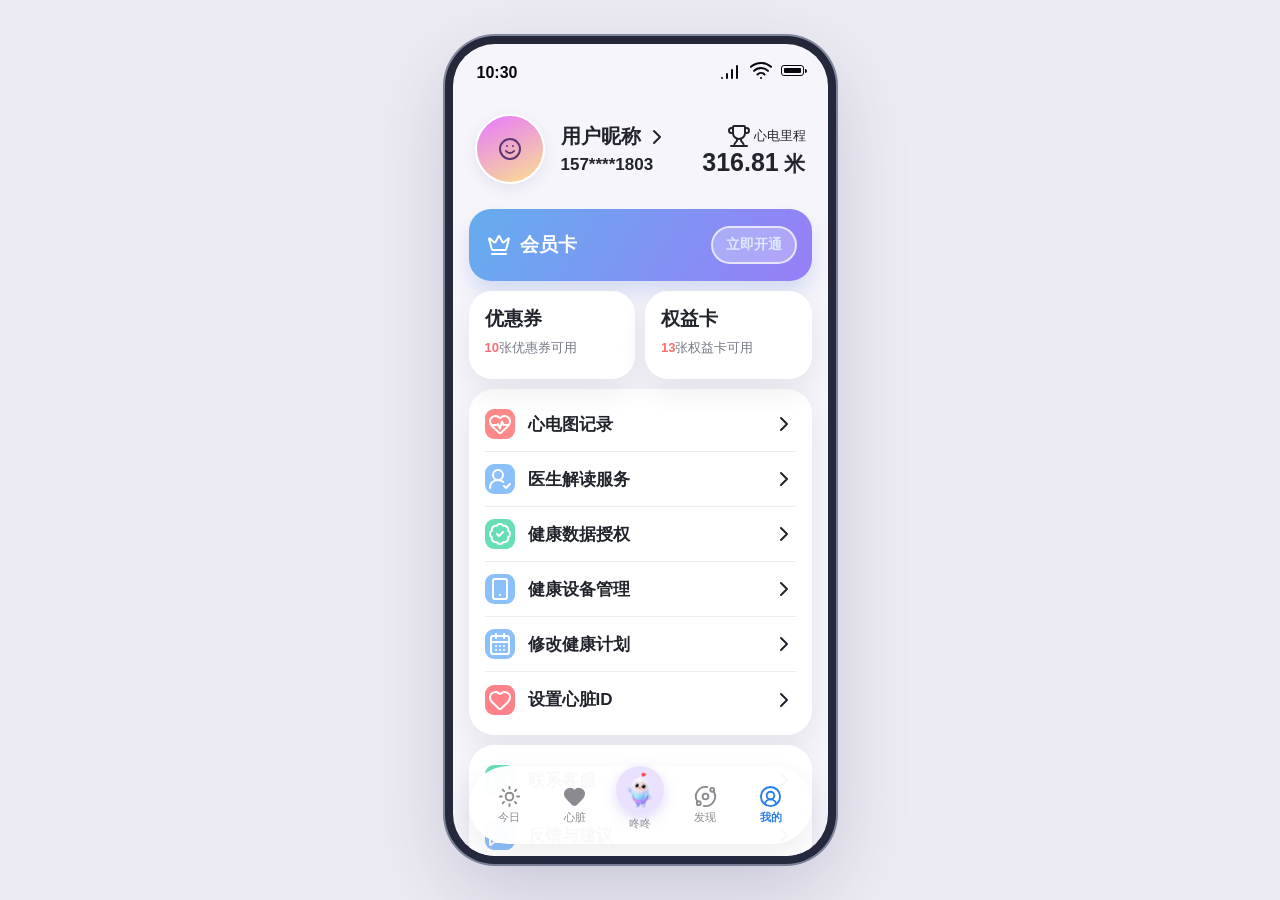
<file: ecg/device-management.html>
<!doctype html>
<html lang="zh-CN">
<head>
  <meta charset="UTF-8" />
  <meta name="viewport" content="width=device-width, initial-scale=1" />
  <meta name="theme-color" content="#f6f5fb" />
  <title>心脏+ - 健康设备管理</title>
  <script src="assets/lucide.min.js"></script>
  <link rel="stylesheet" href="assets/app-shell.css?v=20260901-4" />
  <link rel="stylesheet" href="assets/merged-nav.css" />
  <script src="assets/merged-nav.js" defer></script>
  <style>
    :root { --bg:#f6f5fb; --surface:#fff; --ink:#22242c; --muted:#777a87; --line:#ecebf1; --blue:#62a7ef; --blue-deep:#267bcc; --purple:#a88afb; --success:#35a783; --danger:#df786e; --shadow:0 13px 28px rgba(62,56,83,.09); }
    * { box-sizing:border-box; }
    body { min-height:100dvh; margin:0; display:grid; place-items:center; color:var(--ink); background:#eceaf2; font-family:-apple-system,BlinkMacSystemFont,"Segoe UI","PingFang SC","Hiragino Sans GB","Microsoft YaHei",sans-serif; -webkit-font-smoothing:antialiased; }
    button { font:inherit; cursor:pointer; touch-action:manipulation; }
    button:focus-visible { outline:3px solid rgba(98,167,239,.45); outline-offset:3px; }
    .phone { width:min(100vw,375px); height:min(100dvh,812px); min-height:640px; position:relative; overflow:hidden; background:var(--bg); box-shadow:0 18px 48px rgba(51,44,77,.18); }
    .screen { position:absolute; inset:0; overflow-y:auto; padding:0 16px 130px; scrollbar-width:none; }
    .screen::-webkit-scrollbar { display:none; }
    .status { height:45px; display:flex; align-items:flex-end; justify-content:space-between; padding:0 8px 7px; color:#08090d; font-size:16px; font-weight:800; }
    .status-icons { display:flex; align-items:center; gap:5px; }
    .status-icons i { width:17px; height:17px; stroke-width:2.7; }
    .battery { width:23px; height:11px; position:relative; border:1.7px solid #08090d; border-radius:3px; margin-left:3px; }
    .battery::before { content:""; position:absolute; inset:2px; border-radius:1px; background:#08090d; }
    .battery::after { content:""; position:absolute; right:-4px; top:3px; width:2px; height:4px; border-radius:0 2px 2px 0; background:#08090d; }
    .profile { display:grid; grid-template-columns:74px 1fr auto; align-items:center; gap:12px; margin:25px 6px 25px; }
    .avatar { width:70px; height:70px; display:grid; place-items:center; border:2px solid #fff; border-radius:50%; color:#5f3675; background:linear-gradient(155deg,#e679ff 0%,#fae08d 100%); box-shadow:0 5px 14px rgba(92,73,132,.1); }
    .avatar i { width:42px; height:42px; stroke-width:2.5; }
    .profile-name { display:flex; align-items:center; gap:4px; font-size:20px; font-weight:750; }
    .profile-name i { width:18px; color:#b9bbc3; }
    .profile-phone { margin-top:5px; font-size:17px; font-weight:650; }
    .mileage { min-width:105px; text-align:right; }
    .mileage-label { display:flex; align-items:center; justify-content:flex-end; gap:3px; font-size:13px; }
    .mileage-label i { width:17px; color:#de9a25; }
    .mileage strong { display:block; margin-top:2px; font-size:25px; line-height:1; letter-spacing:0; }
    .membership { min-height:72px; display:flex; align-items:center; justify-content:space-between; padding:0 15px 0 18px; border:0; border-radius:22px; color:#fff; background:linear-gradient(120deg,#64adee,#977ef7); box-shadow:0 12px 20px rgba(94,135,220,.22); width:100%; text-align:left; }
    .membership span { display:flex; align-items:center; gap:9px; font-size:19px; font-weight:750; }
    .membership i { width:27px; height:27px; fill:#fff; }
    .membership b { padding:8px 13px; border:2px solid rgba(255,255,255,.7); border-radius:20px; color:#dce9ff; background:rgba(255,255,255,.28); font-size:14px; }
    .mini-grid { display:grid; grid-template-columns:1fr 1fr; gap:10px; margin:10px 0; }
    .mini-tile { min-height:88px; padding:15px 16px; border-radius:23px; background:var(--surface); box-shadow:var(--shadow); }
    .mini-tile h2 { margin:0; font-size:19px; }
    .mini-tile p { margin:7px 0 0; color:#777a87; font-size:13px; }
    .mini-tile strong { color:#fa6c71; font-weight:750; }
    .list-group { margin-top:10px; padding:8px 16px; border-radius:25px; background:var(--surface); box-shadow:var(--shadow); }
    .list-row { width:100%; min-height:55px; display:flex; align-items:center; gap:13px; padding:8px 0; border:0; border-bottom:1px solid var(--line); color:var(--ink); background:transparent; text-align:left; }
    .list-row:last-child { border-bottom:0; }
    .row-icon { width:30px; height:30px; display:grid; flex:0 0 auto; place-items:center; border-radius:9px; color:#fff; background:#82b9f5; }
    .row-icon i { width:19px; height:19px; }
    .row-icon.green { background:#67deb6; }.row-icon.red { background:#ff8888; }.row-icon.rose { background:#ff8189; }.row-icon.sky { background:#8cc0fb; }
    .row-label { flex:1; font-size:17px; font-weight:650; }
    .list-row > i { width:21px; color:#c7c8cf; }
    .nav { position:absolute; z-index:5; right:16px; bottom:12px; left:16px; height:82px; display:grid; grid-template-columns:repeat(5,1fr); align-items:center; padding:4px 8px; border-radius:42px; background:rgba(255,255,255,.97); box-shadow:0 10px 25px rgba(65,58,85,.09); }.nav[hidden], .manage-bottom-action[hidden] { display:none !important; }
    .nav button { min-height:60px; display:flex; flex-direction:column; align-items:center; justify-content:center; gap:4px; border:0; border-radius:14px; color:#88888e; background:transparent; font-size:12px; }
    .nav i { width:22px; height:22px; fill:currentColor; }.nav .active { color:#1b7af0; font-weight:750; }
    .nav-avatar { width:47px; height:47px; margin-top:-13px; padding:2px; border-radius:50%; object-fit:contain; background:#eae1ff; box-shadow:0 5px 13px rgba(150,126,226,.28); }
    .manage-header { height:50px; display:grid; grid-template-columns:40px 1fr 40px; align-items:center; margin:2px -6px 8px; }
    .manage-header h1 { margin:0; text-align:center; font-size:17px; }.back { width:36px; height:36px; display:grid; place-items:center; border:0; border-radius:50%; color:var(--ink); background:transparent; }.back i { width:21px; }
    .device-card { margin-top:14px; padding:15px; border-radius:20px; background:var(--surface); box-shadow:var(--shadow); }
    .device-top { display:flex; align-items:center; gap:11px; }.device-icon { width:43px; height:43px; display:grid; place-items:center; flex:0 0 auto; border-radius:13px; color:var(--blue-deep); background:#eaf5ff; }.device-icon i { width:25px; height:25px; }.device-copy { min-width:0; flex:1; }.device-copy h3 { margin:0; font-size:16px; }.device-copy p { margin:5px 0 0; overflow:hidden; color:var(--muted); font-size:12px; text-overflow:ellipsis; white-space:nowrap; }.unbind { flex:0 0 auto; min-height:30px; padding:0 8px; border:0; border-radius:10px; color:#668ec0; background:#f2f8ff; font-size:13px; font-weight:700; }
    .primary { width:100%; min-height:48px; border:0; border-radius:15px; color:#fff; background:var(--blue); box-shadow:0 9px 17px rgba(100,168,240,.2); font-size:16px; font-weight:750; }.primary:hover { background:var(--blue-deep); }
    .manage-bottom-action { position:absolute; z-index:8; right:16px; bottom:20px; left:16px; }.empty { margin-top:14px; padding:36px 16px; text-align:center; border-radius:20px; background:var(--surface); box-shadow:var(--shadow); }.empty i { width:43px; height:43px; color:#a9b9cb; }.empty h2 { margin:9px 0 5px; font-size:17px; }.empty p { margin:0; color:var(--muted); font-size:13px; }
    .toast { position:absolute; z-index:30; bottom:110px; left:50%; max-width:calc(100% - 50px); transform:translate(-50%,16px); padding:10px 13px; border-radius:12px; color:#fff; background:rgba(32,34,42,.9); font-size:13px; opacity:0; pointer-events:none; transition:opacity .18s ease,transform .18s ease; }.toast.show { opacity:1; transform:translate(-50%,0); }
    .sheet-backdrop { position:absolute; z-index:20; inset:0; display:none; align-items:center; justify-content:center; padding:20px; background:rgba(30,28,39,.48); }.sheet-backdrop.open { display:flex; }.confirm-sheet { width:100%; max-width:328px; padding:23px 20px 18px; border-radius:20px; background:#fff; box-shadow:0 18px 40px rgba(28,26,39,.22); animation:pop .2s ease-out; }.handle { display:none; }.confirm-sheet h2 { margin:0; text-align:center; font-size:19px; }.confirm-sheet p { margin:10px 0 19px; color:#676a76; text-align:center; font-size:14px; line-height:1.6; }.sheet-actions { display:grid; grid-template-columns:1fr 1fr; gap:10px; }.sheet-actions button { min-height:44px; border:0; border-radius:13px; font-size:15px; font-weight:750; }.sheet-cancel { color:#5e6570; background:#f1f2f6; }.sheet-danger { color:#fff; background:var(--danger); }
    .ai-drawer { position:absolute; z-index:25; right:0; bottom:0; left:0; display:none; height:min(88%,720px); overflow:hidden; border-radius:26px 26px 0 0; background:#f6f5fb; box-shadow:0 -12px 30px rgba(48,43,66,.18); animation:up .24s ease-out; }.ai-drawer.open { display:flex; flex-direction:column; }.drawer-header { min-height:60px; display:flex; align-items:center; justify-content:space-between; padding:10px 16px 8px; background:#fff; }.drawer-title { display:flex; align-items:center; gap:9px; font-size:16px; font-weight:800; }.drawer-title img { width:29px; height:29px; padding:2px; border-radius:50%; background:#e9e0fe; object-fit:contain; }.drawer-close { width:34px; height:34px; display:grid; place-items:center; border:0; border-radius:50%; color:#4f535e; background:#f3f3f7; }.drawer-close i { width:19px; }.bind-flow-frame { width:100%; flex:1; border:0; background:#f6f5fb; }
    .device-card .task-picker-item{margin-top:12px}.manage-open .guardian-entry{bottom:80px}.guardian-entry{bottom:100px}
    @keyframes spin { to { transform:rotate(360deg); } } @keyframes up { from { transform:translateY(100%); } to { transform:translateY(0); } } @keyframes pop { from { opacity:0; transform:scale(.94); } to { opacity:1; transform:scale(1); } }
    @media (max-width:375px) { .phone { height:100dvh; min-height:100dvh; } }
  </style>
</head>
<body>
  <main class="phone ecg-shell" aria-label="心脏加健康设备管理">
    <section id="myScreen" class="screen" aria-label="我的页面">
      <div class="status"><span>10:30</span><span class="status-icons"><i data-lucide="signal-high"></i><i data-lucide="wifi"></i><span class="battery"></span></span></div>
      <section class="profile"><div class="avatar"><i data-lucide="smile"></i></div><div><div class="profile-name">用户昵称 <i data-lucide="chevron-right"></i></div><div class="profile-phone">157****1803</div></div><div class="mileage"><div class="mileage-label"><i data-lucide="trophy"></i>心电里程</div><strong>316.81<small> 米</small></strong></div></section>
      <button class="membership" type="button" onclick="showToast('更多会员权益，敬请期待')"><span><i data-lucide="crown"></i>会员卡</span><b>立即开通</b></button>
      <section class="mini-grid"><article class="mini-tile"><h2>优惠券</h2><p><strong>10</strong>张优惠券可用</p></article><article class="mini-tile"><h2>权益卡</h2><p><strong>13</strong>张权益卡可用</p></article></section>
      <section class="list-group" aria-label="健康服务">
        <button class="list-row" type="button" onclick="window.location.href='record-lists.html?view=ecg'"><span class="row-icon red"><i data-lucide="heart-pulse"></i></span><span class="row-label">心电图记录</span><i data-lucide="chevron-right"></i></button>
        <button class="list-row" type="button" onclick="window.location.href='record-lists.html?view=doctor'"><span class="row-icon sky"><i data-lucide="user-round-check"></i></span><span class="row-label">医生解读服务</span><i data-lucide="chevron-right"></i></button>
        <button class="list-row" type="button" onclick="window.location.href='../index.html?from=ecg-my#/sourceSettings'"><span class="row-icon green"><i data-lucide="badge-check"></i></span><span class="row-label">健康数据授权</span><i data-lucide="chevron-right"></i></button>
        <button class="list-row" type="button" onclick="openManage()"><span class="row-icon sky"><i data-lucide="smartphone"></i></span><span class="row-label">健康设备管理</span><i data-lucide="chevron-right"></i></button>
        <button class="list-row" type="button" onclick="showToast('健康计划暂不支持修改')"><span class="row-icon sky"><i data-lucide="calendar-days"></i></span><span class="row-label">修改健康计划</span><i data-lucide="chevron-right"></i></button>
        <button class="list-row" type="button" onclick="showToast('心脏ID设置暂未开放')"><span class="row-icon rose"><i data-lucide="heart"></i></span><span class="row-label">设置心脏ID</span><i data-lucide="chevron-right"></i></button>
      </section>
      <section class="list-group"><button class="list-row" type="button" onclick="showToast('客服通道暂未开放')"><span class="row-icon green"><i data-lucide="headphones"></i></span><span class="row-label">联系客服</span><i data-lucide="chevron-right"></i></button><button class="list-row" type="button" onclick="showToast('反馈通道暂未开放')"><span class="row-icon sky"><i data-lucide="message-square"></i></span><span class="row-label">反馈与建议</span><i data-lucide="chevron-right"></i></button><button class="list-row" type="button" onclick="showToast('暂无可调整项')"><span class="row-icon sky"><i data-lucide="settings"></i></span><span class="row-label">设置</span><i data-lucide="chevron-right"></i></button></section>
    </section>

    <section id="manageScreen" class="screen" aria-label="健康设备管理" hidden>
      <div class="status"><span>10:30</span><span class="status-icons"><i data-lucide="signal-high"></i><i data-lucide="wifi"></i><span class="battery"></span></span></div>
      <header class="manage-header"><button class="back" type="button" aria-label="返回我的页面" onclick="backToMy()"><i data-lucide="arrow-left"></i></button><h1>健康设备管理</h1><span></span></header>
      <div id="deviceList"></div>
    </section>

    <div id="manageBindAction" class="manage-bottom-action" hidden><button class="primary" type="button" onclick="openBindDrawer()">绑定新设备</button></div>
    <div id="toast" class="toast" role="status" aria-live="polite"></div>

    <div id="unbindSheet" class="sheet-backdrop" onclick="closeSheetByBackdrop(event)"><section class="confirm-sheet" role="dialog" aria-modal="true" aria-labelledby="unbindTitle"><div class="handle"></div><h2 id="unbindTitle">解绑设备</h2><p id="unbindCopy">解绑后，该设备将无法继续用于新的健康测量。如有未完成任务将无法查看，后续重新绑定后可继续处理。已保存的健康数据和分析结果不会被删除。</p><div class="sheet-actions"><button class="sheet-cancel" type="button" onclick="closeUnbindSheet()">取消</button><button class="sheet-danger" type="button" onclick="confirmUnbind()">确定解绑</button></div></section></div>

    <section id="bindDrawer" class="ai-drawer" aria-label="AI 健康管家抽屉"><header class="drawer-header"><div class="drawer-title"><img src="assets/dongdong.png" alt="" />AI 健康管家</div><button class="drawer-close" type="button" aria-label="关闭AI健康管家抽屉" onclick="closeBindDrawer()"><i data-lucide="x"></i></button></header><iframe id="bindFlowFrame" class="bind-flow-frame" title="AI 健康管家流程"></iframe></section>
  </main>

  <script src="assets/prototype-state.js?v=20260901-3"></script><script src="assets/app-shell.js?v=20260901-3"></script>
  <script>
    const devices = PrototypeState.devices.filter(device => PrototypeState.isHealthDeviceBound(device.name)).map(device => ({ ...device, battery: `${device.battery}%` }));
    let pendingUnbind = null;
    let drawerActiveCard = null;
    let bindSequence = 205;
    let toastTimer;
    const deviceList = document.getElementById('deviceList');
    const bindFlowFrame = document.getElementById('bindFlowFrame');

    function refreshIcons() { window.lucide && window.lucide.createIcons({ attrs: { 'stroke-width': 2 } }); }
    function showToast(message) { const toast = document.getElementById('toast'); toast.textContent = message; toast.classList.add('show'); clearTimeout(toastTimer); toastTimer = setTimeout(() => toast.classList.remove('show'), 1800); }
    function openManage() { document.getElementById('myScreen').hidden = true; document.getElementById('manageScreen').hidden = false; document.querySelector('.phone').classList.add('manage-open'); document.getElementById('manageBindAction').hidden = false; renderDevices(); }
    function backToMy() { document.getElementById('manageScreen').hidden = true; document.getElementById('myScreen').hidden = false; document.querySelector('.phone').classList.remove('manage-open'); document.getElementById('manageBindAction').hidden = true; }
    function taskStatusCopy(task) {
      if (task.status === 'waiting') return '测量已结束 · 待接收数据';
      if (task.status === 'receiving') return '正在接收数据';
      if (task.status === 'receive-error') return '数据接收异常 · 待处理';
      return `测量中 · 剩 ${task.remaining}`;
    }
    function renderDevices() {
      const tasks=PrototypeState.getDeviceTasks();
      deviceList.innerHTML = devices.length ? devices.map(device => { const task=tasks.find(item=>item.deviceId===device.id); return `<article class="device-card"><div class="device-top"><span class="device-icon"><i data-lucide="${device.type==='card'?'credit-card':device.type==='watch'?'watch':'heart-pulse'}"></i></span><div class="device-copy"><h3>${device.name}</h3><p>${device.type==='watch'?'IMEI：'+device.imei:'SN：'+device.id} · 电量 ${device.battery}</p></div><button class="unbind" type="button" onclick="openUnbindSheet('${device.id}')">解绑</button></div>${task?`<button class="task-picker-item ${task.status} device-task" type="button" onclick="PrototypeShell.openTaskDrawer('${task.id}')"><span class="task-picker-icon"><i data-lucide="${task.status==='waiting'?'download':task.status==='receiving'?'download-cloud':task.status==='receive-error'?'circle-alert':'activity'}"></i></span><span class="task-picker-copy"><strong>${taskStatusCopy(task)}</strong><span>${PrototypeState.taskSubject(task)}</span></span><i data-lucide="chevron-right"></i></button>`:''}</article>`}).join('') : `<section class="empty"><i data-lucide="smartphone"></i><h2>暂未绑定健康设备</h2><p>绑定设备后，即可开始健康测量</p></section>`;
      refreshIcons();
    }
    const unbindCopy = '解绑后，该设备将无法继续用于新的健康测量。如有未完成任务将无法查看，后续重新绑定后可继续处理。已保存的健康数据和分析结果不会被删除。';
    function openUnbindSheet(id) {
      const task = PrototypeState.getDeviceTasks().find(item => item.deviceId === id);
      pendingUnbind = { id, task };
      document.getElementById('unbindCopy').textContent = unbindCopy;
      document.getElementById('unbindSheet').classList.add('open');
    }
    function closeUnbindSheet() { document.getElementById('unbindSheet').classList.remove('open'); pendingUnbind = null; }
    function closeSheetByBackdrop(event) { if (event.target.id === 'unbindSheet') closeUnbindSheet(); }
    function confirmUnbind() {
      if (!pendingUnbind) return;
      const { id } = pendingUnbind;
      const index = devices.findIndex(device => device.id === id);
      if (index >= 0) { const [removed] = devices.splice(index, 1); PrototypeState.setHealthDeviceBound(removed.name, devices.some(device => device.name === removed.name)); }
      PrototypeState.unlinkDeviceTasks(id);
      closeUnbindSheet();
      renderDevices();
      showToast('设备解绑成功');
    }
    function openBindDrawer() { document.getElementById('bindDrawer').classList.add('open'); bindFlowFrame.src = `index.html?drawer=bind&v=${Date.now()}`; }
    function closeBindDrawer() { document.getElementById('bindDrawer').classList.remove('open'); bindFlowFrame.src = 'about:blank'; renderDevices(); }
    function appendDrawerMessage(type, text) { const message = document.createElement('article'); message.className = `message ${type}`; message.innerHTML = type === 'ai' ? `<div class="speaker"><img src="assets/dongdong.png" alt="" />咚咚</div><div class="bubble">${text}</div>` : `<div class="bubble">${text}</div>`; drawerChat.append(message); scrollDrawer(); }
    function createFlowCard(title, icon, state = '进行中') { const card = document.createElement('article'); card.className = 'flow-card'; card.innerHTML = `<div class="flow-head"><span><i data-lucide="${icon}"></i></span><h3>${title}</h3><span class="flow-state">${state}</span></div><div class="flow-body"></div>`; drawerChat.append(card); drawerActiveCard = card; refreshIcons(); scrollDrawer(); return card; }
    function setFlowBody(card, html) { card.querySelector('.flow-body').innerHTML = html; refreshIcons(); scrollDrawer(); }
    function lockCard(label) { if (!drawerActiveCard) return; drawerActiveCard.querySelectorAll('button').forEach(button => { button.disabled = true; }); drawerActiveCard.querySelector('.flow-state').textContent = label; drawerActiveCard = null; }
    function scrollDrawer() { requestAnimationFrame(() => { drawerChat.scrollTop = drawerChat.scrollHeight; }); }
    function renderBindingReady() { drawerChat.innerHTML = ''; appendDrawerMessage('ai', '好呀，咚咚来帮你。先打开手机蓝牙，再把心电卡片放在手机旁边。'); const card = createFlowCard('绑定心电卡片', 'bluetooth'); setFlowBody(card, `<div class="notice"><i data-lucide="credit-card"></i><span>请保持设备开启并靠近手机。绑定遇到问题时，可以随时问咚咚。</span></div><button class="primary drawer-primary" type="button" onclick="startDeviceSearch()">开始搜索</button><button class="text-action" type="button" onclick="bindingHelp()">绑定遇到问题</button>`); }
    function bindingHelp() { appendDrawerMessage('ai', '请确认心电卡片已开启、手机蓝牙可用；如果仍然无法搜索，把设备放得更靠近手机后再试一次。'); }
    function startDeviceSearch() { appendDrawerMessage('user', '开始搜索心电卡片'); lockCard('已开始搜索'); appendDrawerMessage('ai', '收到，咚咚正在寻找附近的心电卡片。搜索时请保持设备开启，并尽量靠近手机。'); const card = createFlowCard('正在搜索设备', 'radar'); setFlowBody(card, `<div class="searching"><span class="spinner"></span><span>搜索中，请稍候…</span></div><button class="text-action" type="button" onclick="stopDrawerSearch()">停止搜索</button>`); setTimeout(() => showFoundDevice(card), 850); }
    function stopDrawerSearch() { lockCard('已停止搜索'); appendDrawerMessage('ai', '已停止搜索。准备好后，咚咚可以继续帮你查找附近的心电卡片。'); renderBindingReady(); }
    function showFoundDevice(card) { if (drawerActiveCard !== card) return; card.querySelector('.flow-head h3').textContent = '发现 1 台可绑定设备'; card.querySelector('.flow-state').textContent = '可选择'; setFlowBody(card, `<div class="found-device"><button type="button" onclick="bindFoundDevice()"><span class="device-icon"><i data-lucide="credit-card"></i></span><span><strong>心电卡片</strong><small>SN：ECG-2026-${bindSequence} · 电量 76%</small></span><b>可绑定</b><i data-lucide="chevron-right"></i></button></div>`); }
    function bindFoundDevice() { appendDrawerMessage('user', '绑定心电卡片'); lockCard('已选择设备'); appendDrawerMessage('ai', '找到了心电卡片，咚咚正在为你完成绑定，请稍等一下。'); const card = createFlowCard('正在绑定设备', 'link'); setFlowBody(card, `<div class="searching"><span class="spinner"></span><span>绑定中，请勿关闭页面…</span></div>`); setTimeout(() => completeBind(card), 850); }
    function completeBind(card) { if (drawerActiveCard !== card) return; const serial = `ECG-2026-${bindSequence}`; devices.push({ id: serial, name: '心电卡片', battery: '76%' }); PrototypeState.setHealthDeviceBound('心电卡片', true); bindSequence += 1; card.querySelector('.flow-head h3').textContent = '心电卡片已绑定'; card.querySelector('.flow-head > span:first-child').innerHTML = '<i data-lucide="circle-check"></i>'; card.querySelector('.flow-state').textContent = '绑定完成'; setFlowBody(card, `<div class="success-line"><i data-lucide="circle-check"></i><span>绑定成功，可以开始健康测量。</span></div>`); lockCard('绑定完成'); appendDrawerMessage('ai', '绑定完成啦！现在要不要马上做一次心电测量？'); document.getElementById('drawerFoot').hidden = false; refreshIcons(); showToast('设备已绑定'); }
    window.addEventListener('message', event => {
      if (!event.data || event.source !== bindFlowFrame.contentWindow) return;
      if (event.data.type !== 'ecg-device-bound') return;
      const device = event.data.device;
      if (device && !devices.some(item => item.id === device.id)) devices.push(device);
      if (device) PrototypeState.setHealthDeviceBound(device.name, true);
      renderDevices();
      showToast('设备绑定成功');
    });
    renderDevices(); refreshIcons(); PrototypeShell.mount();
    if (new URLSearchParams(location.search).get('view') === 'manage') openManage();
  </script>
</body>
</html>
</file>
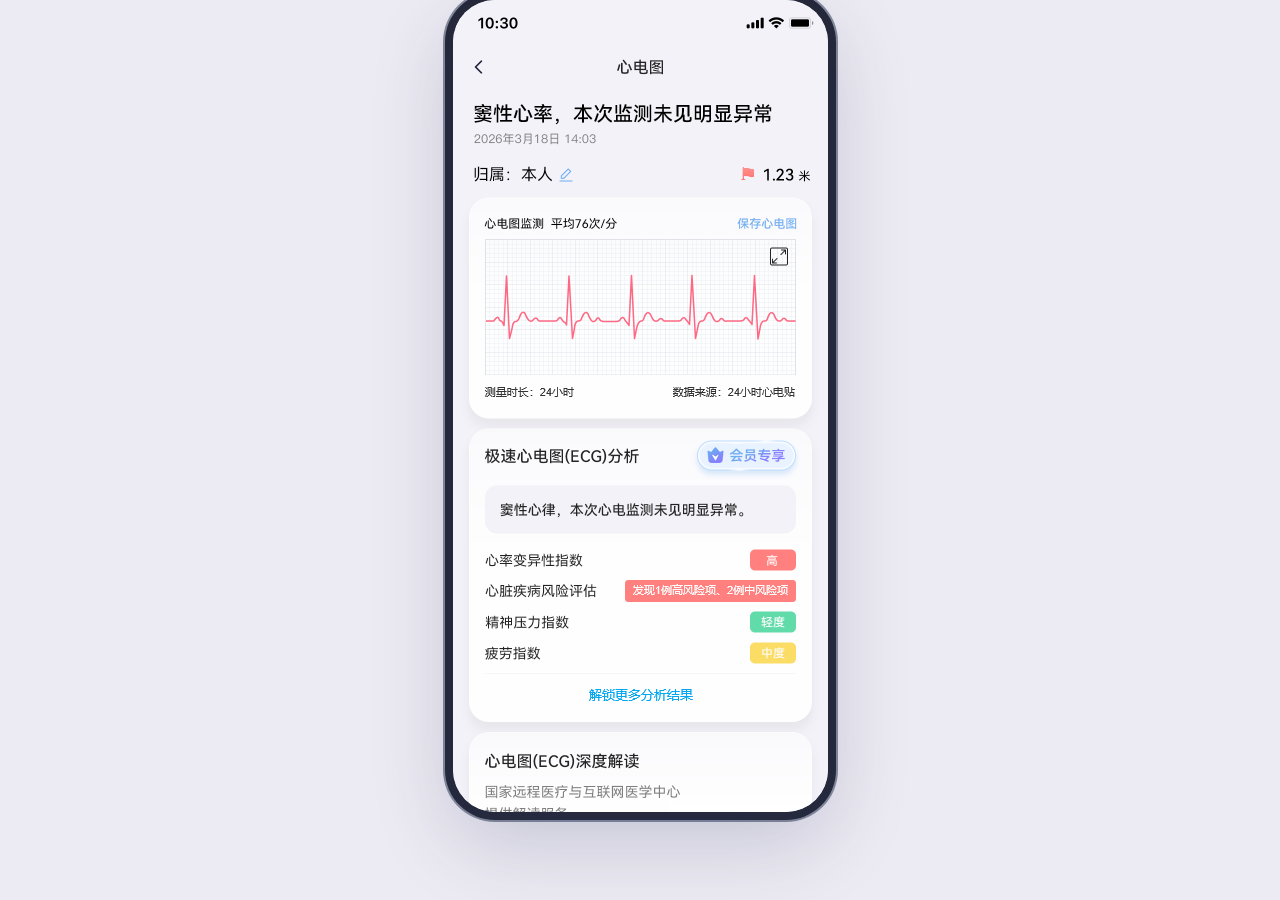
<file: ecg/dynamic-record.html>
<!doctype html>
<html lang="zh-CN">
<head>
  <meta charset="UTF-8">
  <meta name="viewport" content="width=device-width, initial-scale=1">
  <meta name="theme-color" content="#f6f5fb">
  <title>心脏+ - 心电图</title>
  <link rel="stylesheet" href="assets/app-shell.css?v=20260901-4">
  <link rel="stylesheet" href="assets/merged-nav.css">
  <style>
    * { box-sizing: border-box; }
    html, body { min-height: 100%; }
    body {
      margin: 0;
      display: grid;
      place-items: center;
      background: #eceaf2;
      font-family: -apple-system, BlinkMacSystemFont, "Segoe UI", "PingFang SC", "Microsoft YaHei", sans-serif;
    }
    .phone {
      position: relative;
      width: min(100vw, 375px);
      height: min(100dvh, 812px);
      min-height: 640px;
      overflow-y: auto;
      background: #f6f5fb;
      box-shadow: 0 18px 48px rgba(51, 44, 77, .18);
      scrollbar-width: none;
    }
    .phone::-webkit-scrollbar { display: none; }
    .detail-reference { display: block; width: 100%; height: auto; }
    .detail-back { position: absolute; z-index: 2; top: 44px; left: 8px; width: 42px; height: 42px; border-radius: 12px; }
    .detail-back:focus-visible { outline: 3px solid #64a8f0; outline-offset: -3px; }
    .sr-only {
      position: absolute;
      width: 1px;
      height: 1px;
      padding: 0;
      margin: -1px;
      overflow: hidden;
      clip: rect(0, 0, 0, 0);
      white-space: nowrap;
      border: 0;
    }
    @media (max-width: 375px) {
      .phone { height: 100dvh; min-height: 100dvh; box-shadow: none; }
    }
  </style>
</head>
<body>
  <main class="phone ecg-shell" aria-label="心电图详情">
    <a class="detail-back" href="record-lists.html?view=ecg&from=health" aria-label="返回心电图记录"></a>
    <h1 class="sr-only">心电图详情页面</h1>
    <img class="detail-reference" src="assets/ecg-detail-reference.png" alt="心电图详情页面">
  </main>
  
</body>
</html>
</file>
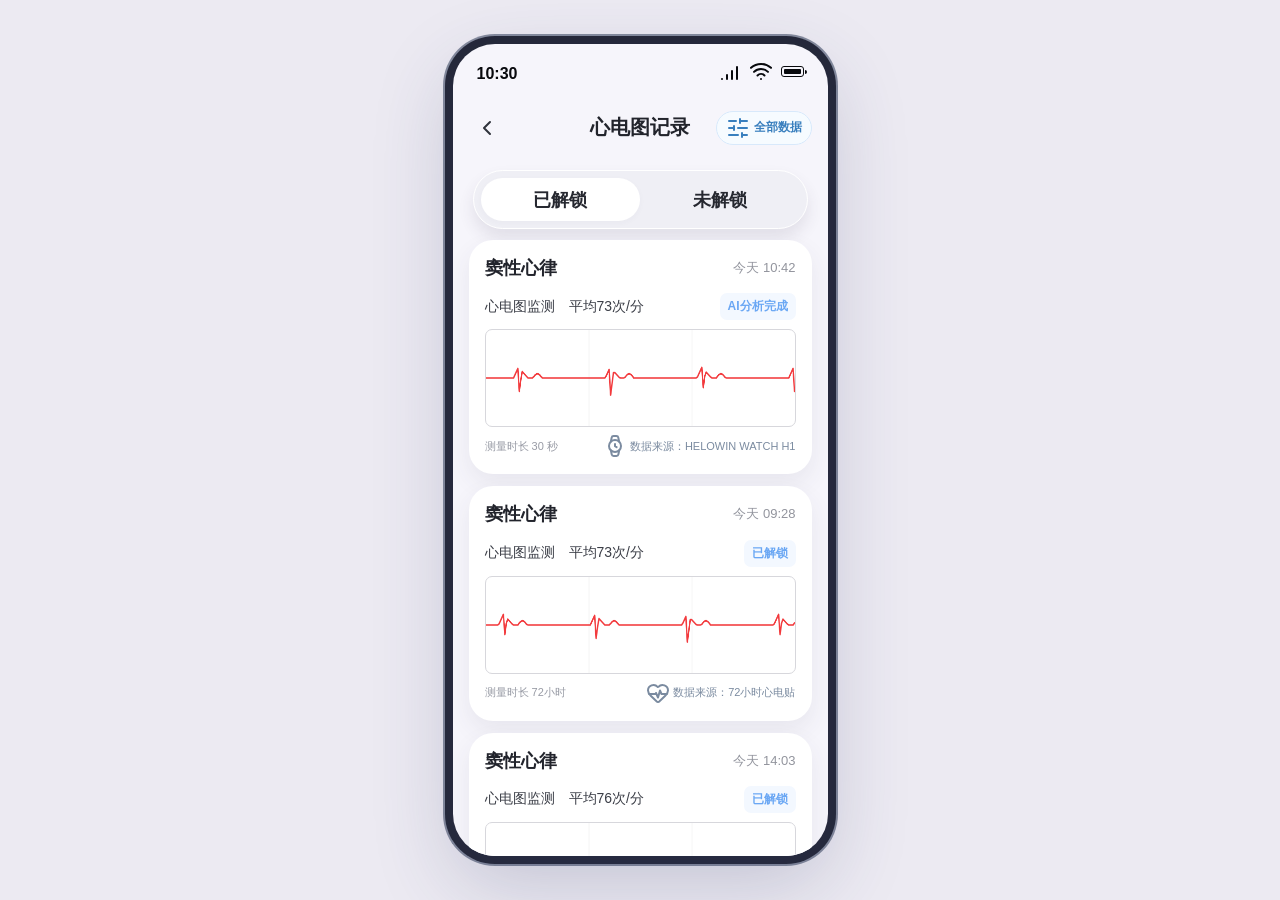
<file: ecg/record-lists.html>
<!doctype html>
<html lang="zh-CN">
<head>
  <meta charset="UTF-8" />
  <meta name="viewport" content="width=device-width, initial-scale=1" />
  <meta name="theme-color" content="#f6f5fb" />
  <title>心脏+ - 心电记录</title>
  <script src="assets/lucide.min.js"></script>
  <link rel="stylesheet" href="assets/app-shell.css?v=20260901-4">
  <link rel="stylesheet" href="assets/merged-nav.css">
  <style>
    :root { --bg:#f6f5fb; --surface:#fff; --ink:#22242c; --muted:#7f818b; --blue:#64a8f0; --line:#e7e7ed; --green:#55d4ab; --orange:#ffad5c; }
    * { box-sizing:border-box; } body { min-height:100dvh; margin:0; display:grid; place-items:center; background:#eceaf2; color:var(--ink); font-family:-apple-system,BlinkMacSystemFont,"Segoe UI","PingFang SC","Hiragino Sans GB","Microsoft YaHei",sans-serif; -webkit-font-smoothing:antialiased; }
    button { font:inherit; cursor:pointer; touch-action:manipulation; } button:focus-visible { outline:3px solid rgba(100,168,240,.45); outline-offset:3px; }
    .phone { width:min(100vw,375px); height:min(100dvh,812px); min-height:640px; position:relative; overflow:hidden; background:var(--bg); box-shadow:0 18px 48px rgba(51,44,77,.18); }
    .scroll { height:100%; overflow-y:auto; padding:0 16px 30px; scrollbar-width:none; }.scroll::-webkit-scrollbar { display:none; }
    .status { height:47px; display:flex; align-items:flex-end; justify-content:space-between; padding:0 8px 8px; color:#08090d; font-size:16px; font-weight:800; }.status-icons { display:flex; align-items:center; gap:5px; }.status-icons i { width:17px; height:17px; stroke-width:2.7; }.battery { width:23px; height:11px; position:relative; border:1.7px solid #08090d; border-radius:3px; margin-left:3px; }.battery::before { content:""; position:absolute; inset:2px; border-radius:1px; background:#08090d; }.battery::after { content:""; position:absolute; top:3px; right:-4px; width:2px; height:4px; border-radius:0 2px 2px 0; background:#08090d; }
    .header { height:73px; position:relative; display:flex; align-items:center; justify-content:space-between; }.header h1 { position:absolute; left:50%; margin:0; transform:translateX(-50%); font-size:20px; white-space:nowrap; }.back { width:36px; height:36px; display:grid; place-items:center; border:0; border-radius:50%; color:#30333c; background:transparent; }.back i { width:24px; height:24px; }.filter-trigger { min-height:34px; display:inline-flex; align-items:center; gap:4px; padding:0 9px; border:1px solid #d8e9fb; border-radius:17px; color:#397fbe; background:#f6fbff; font-size:12px; font-weight:700; }.filter-trigger i { width:14px; height:14px; }
    .status-tabs { display:grid; grid-template-columns:1fr 1fr; min-height:59px; margin:6px 4px 11px; padding:7px; border:1px solid #fff; border-radius:30px; background:#efeff5; box-shadow:0 9px 16px rgba(65,58,85,.11); }.status-tab { border:0; border-radius:23px; color:#262830; background:transparent; font-size:18px; font-weight:700; }.status-tab.active { background:#fff; box-shadow:0 2px 6px rgba(62,56,82,.03); }
    .filter-menu { position:absolute; z-index:5; top:104px; right:16px; left:16px; width:auto; padding:13px; border:1px solid #e2e4ea; border-radius:18px; background:#fff; box-shadow:0 12px 24px rgba(65,58,85,.15); }.filter-menu[hidden] { display:none; }.filter-group{display:flex;align-items:center;flex-wrap:wrap;gap:8px}.filter-group + .filter-group{margin-top:12px;padding-top:12px;border-top:1px solid #ececf1}.filter-label{flex:0 0 100%;margin:0;color:#8f929c;font-size:11px;font-weight:700}.filter-option { width:auto; min-height:32px; flex:0 0 auto; padding:0 13px; border:0; border-radius:16px; color:#626672; background:#f5f6f9; text-align:center; font-size:12px; white-space:nowrap; }.filter-option.active { color:#2f7dcc; background:#eaf4ff; font-weight:700; }
    .records { display:grid; gap:12px; }.record { padding:16px; border:0; border-radius:24px; color:var(--ink); background:var(--surface); box-shadow:0 10px 23px rgba(65,58,85,.08); text-align:left; }.record:active { transform:scale(.99); }.record-top { display:flex; align-items:center; justify-content:space-between; gap:10px; }.record-title { margin:0; font-size:18px; line-height:1.35; }.record-time { color:#92949d; font-size:13px; white-space:nowrap; }.record-meta { display:flex; align-items:center; gap:8px; min-height:35px; margin-top:9px; }.record-meta > span:first-child { min-width:0; flex:1; color:#3b3e47; font-size:14px; }.tag { padding:5px 8px; border-radius:7px; font-size:12px; font-weight:700; white-space:nowrap; }.tag.analysis { color:#6aa7f4; background:#f3f8ff; }.tag.read { color:#59d3ad; background:#effcf7; }.tag.pending { color:#ff9b50; background:#fff6ed; }.wave { width:100%; height:98px; display:block; margin-top:5px; border:1px solid #d7d7dc; border-radius:7px; background:#fff; }.record-footer { display:flex; align-items:center; justify-content:space-between; gap:8px; margin-top:7px; color:#989ba5; font-size:11px; }.source-tag { display:inline-flex; align-items:center; gap:3px; color:#7b8ba0; white-space:nowrap; }.source-tag i { width:13px; height:13px; color:#6e95bf; }.empty { display:none; padding:46px 16px; color:#777b87; text-align:center; }.empty i { width:44px; height:44px; color:#b8c8d9; }.empty h2 { margin:10px 0 5px; color:#454852; font-size:17px; }.empty p { margin:0; font-size:13px; }.toast { position:absolute; z-index:10; bottom:30px; left:50%; max-width:calc(100% - 48px); transform:translate(-50%,16px); padding:10px 13px; border-radius:12px; color:#fff; background:rgba(32,34,42,.9); font-size:13px; opacity:0; pointer-events:none; transition:opacity .18s ease,transform .18s ease; }.toast.show { opacity:1; transform:translate(-50%,0); }
    .scroll{padding-bottom:45px}
    @media (max-width:375px) { .phone { height:100dvh; min-height:100dvh; } }
  </style>
</head>
<body>
  <main class="phone ecg-shell" aria-label="心电记录列表">
    <section class="scroll">
      <div class="status"><span>10:30</span><span class="status-icons"><i data-lucide="signal-high"></i><i data-lucide="wifi"></i><span class="battery"></span></span></div>
      <header class="header"><button class="back" type="button" aria-label="返回上一页" onclick="goBack()"><i data-lucide="chevron-left"></i></button><h1 id="pageTitle">心电图记录</h1><button id="filterTrigger" class="filter-trigger" type="button" aria-label="筛选心电记录" aria-expanded="false" onclick="toggleFilter()"><i data-lucide="sliders-horizontal"></i><span id="filterCurrent">全部数据</span></button></header>
      <nav id="statusTabs" class="status-tabs" aria-label="记录状态"></nav>
      <section id="records" class="records" aria-label="记录列表"></section>
      <section id="empty" class="empty"><i data-lucide="inbox"></i><h2>暂无相关记录</h2><p>换个筛选条件试试吧。</p></section>
    </section>
    <section id="filterMenu" class="filter-menu" aria-label="数据来源筛选" hidden></section>
    <div id="toast" class="toast" role="status" aria-live="polite"></div>
  </main>
  <script src="assets/prototype-state.js?v=20260901-3"></script><script src="assets/app-shell.js?v=20260901-3"></script><script>
    const view = new URLSearchParams(window.location.search).get('view') === 'doctor' ? 'doctor' : 'ecg';
    const config = view === 'doctor' ? { title:'医生解读服务', tabs:['已解读','未解读'] } : { title:'心电图记录', tabs:['已解锁','未解锁'] };
    const data = {
      ecg: [
        { id:'watch-001', type:'静态', title:'窦性心律', time:'今天 10:42', source:'HELOWIN WATCH H1', tab:'已解锁', state:'AI分析完成', rate:'平均73次/分', duration:'30 秒' },
        { id:'dynamic-001', type:'动态', title:'窦性心律', time:'今天 09:28', source:'72小时心电贴', tab:'已解锁', state:'已解锁', rate:'平均73次/分', duration:'72小时' },
        { id:'dynamic-002', type:'动态', title:'窦性心律', time:'昨天 18:36', source:'24小时心电贴', tab:'未解锁', state:'AI分析中', rate:'平均71次/分', duration:'24小时' },
        { type:'静态', title:'窦性心律', time:'今天 14:03', source:'心电卡片', tab:'已解锁', state:'已解锁', rate:'平均76次/分', duration:'30 秒' },
        { type:'静态', title:'窦性心律', time:'7月11日 20:16', source:'心电卡片', tab:'已解锁', state:'已解锁', rate:'平均78次/分', duration:'3 分钟' }
      ],
      doctor: [
        { id:'dynamic-003', type:'动态', title:'窦性心律', time:'8月22日 08:15', source:'7天心电贴', state:'已解读', rate:'平均72次/分', duration:'7天', read:true },
        { id:'dynamic-001', type:'动态', title:'窦性心律', time:'今天 09:28', source:'72小时心电贴', state:'未解读', rate:'平均73次/分', duration:'72小时' },
        { type:'静态', title:'窦性心律', time:'今天 14:03', source:'心电卡片', state:'未解读', rate:'平均76次/分', duration:'30 秒', pending:true },
        { type:'静态', title:'窦性心律', time:'7月11日 20:16', source:'心电卡片', state:'已解读', rate:'平均78次/分', duration:'3 分钟', read:true }
      ]
    };
    let activeTab = config.tabs[0];
    let activeSource = '全部来源';
    let toastTimer;
    document.title = `心脏+ - ${config.title}`;
    document.getElementById('pageTitle').textContent = config.title;

    function refreshIcons() { window.lucide && window.lucide.createIcons({ attrs:{ 'stroke-width':2 } }); }
    function showToast(text) { const toast = document.getElementById('toast'); toast.textContent = text; toast.classList.add('show'); clearTimeout(toastTimer); toastTimer = setTimeout(() => toast.classList.remove('show'), 1600); }
    function goBack() { const from=new URLSearchParams(location.search).get('from'); if(from==='assistant-overlay'){window.parent.postMessage({type:'close-watch-records'},'*');return} window.location.href=from==='health'?'../index.html#/home':from==='assistant'?'index.html':'device-management.html'; }
    function renderTabs() { document.getElementById('statusTabs').innerHTML = config.tabs.map(tab => `<button class="status-tab ${tab === activeTab ? 'active' : ''}" type="button" onclick="setTab('${tab}')">${tab}</button>`).join(''); }
    function toggleFilter() { const menu = document.getElementById('filterMenu'); const nextOpen = menu.hidden; menu.hidden = !nextOpen; document.getElementById('filterTrigger').setAttribute('aria-expanded', String(nextOpen)); }
    function setFilter(value) { activeSource=value; document.getElementById('filterMenu').hidden = true; document.getElementById('filterTrigger').setAttribute('aria-expanded', 'false'); render(); }
    function filterButtons(items,active){return items.map(item=>`<button class="filter-option ${item===active?'active':''}" type="button" onclick="setFilter('${item}')">${item}</button>`).join('')}
    function renderFilterMenu() { const menu = document.getElementById('filterMenu'); menu.innerHTML = `<section class="filter-group" aria-label="数据来源"><p class="filter-label">数据来源</p>${filterButtons(['全部来源','HELOWIN WATCH H1','Apple Watch','心电卡片','24小时心电贴','72小时心电贴','7天心电贴'],activeSource)}</section>`; document.getElementById('filterCurrent').textContent=activeSource==='全部来源'?'全部数据':activeSource; }
    function setTab(tab) { activeTab = tab; render(); }
    function sourceIcon(source) { return source.includes('心电贴') ? 'heart-pulse' : source.includes('WATCH') ? 'watch' : 'credit-card'; }
    function renderWave(canvas, seed) { const ctx = canvas.getContext('2d'); const w = canvas.width; const h = canvas.height; ctx.clearRect(0,0,w,h); ctx.strokeStyle='#d6d6d9'; ctx.lineWidth=1; [w/3,w*2/3].forEach(x => { ctx.beginPath(); ctx.moveTo(x,0); ctx.lineTo(x,h); ctx.stroke(); }); ctx.strokeStyle='#f23a3d'; ctx.lineWidth=3; ctx.lineJoin='round'; ctx.lineCap='round'; ctx.beginPath(); for(let x=0;x<=w;x+=3){ const phase=(x+seed)%190; let y=h/2; if(phase>65&&phase<76)y-=(phase-65)*2; else if(phase>=76&&phase<83)y+=32-(phase-76)*7; else if(phase>=83&&phase<96)y-=12-(phase-83); else if(phase>=105&&phase<124)y-=Math.sin((phase-105)/19*Math.PI)*8; ctx.lineTo(x,y); } ctx.stroke(); }
    function render() {
      renderTabs(); renderFilterMenu();
      const list = data[view].filter(item => (item.tab || item.state) === activeTab && (activeSource==='全部来源'||item.source===activeSource)).sort((a,b) => view === 'ecg' ? Number(b.state === 'AI分析中') - Number(a.state === 'AI分析中') : 0); const container = document.getElementById('records');
      container.innerHTML = list.map((item,index) => `<button class="record" type="button" onclick="${view==='ecg'&&item.state==='AI分析中'?`showToast('AI分析中')`:item.id==='watch-001'?`window.location.href='watch-record.html?from=${new URLSearchParams(location.search).get('from') || 'assistant'}'`:item.type==='动态'?`window.location.href='dynamic-record.html?id=${item.id}&stage=${view==='doctor'?'doctor':'ai'}'`:`showToast('${view === 'doctor' ? '暂无更多解读信息' : '暂无更多心电详情'}')`}"><div class="record-top"><h2 class="record-title">${item.title}</h2><span class="record-time">${item.time}</span></div><div class="record-meta"><span>心电图监测　${item.rate}</span>${item.pending ? '<span class="tag pending">解读中</span>' : ''}${item.read ? '<span class="tag read">已解读</span>' : ''}${view === 'ecg' ? `<span class="tag analysis">${item.state}</span>` : ''}</div><canvas class="wave" width="640" height="180" data-seed="${index * 31 + (item.source === 'Apple Watch' ? 40 : 8)}" aria-label="心电波形图"></canvas><div class="record-footer"><span>测量时长 ${item.duration}</span><span class="source-tag"><i data-lucide="${sourceIcon(item.source)}"></i>数据来源：${item.source}</span></div></button>`).join('');
      document.getElementById('empty').style.display = list.length ? 'none' : 'block'; refreshIcons(); container.querySelectorAll('canvas').forEach(canvas => renderWave(canvas, Number(canvas.dataset.seed))); }
    render();
  </script>
</body>
</html>
</file>
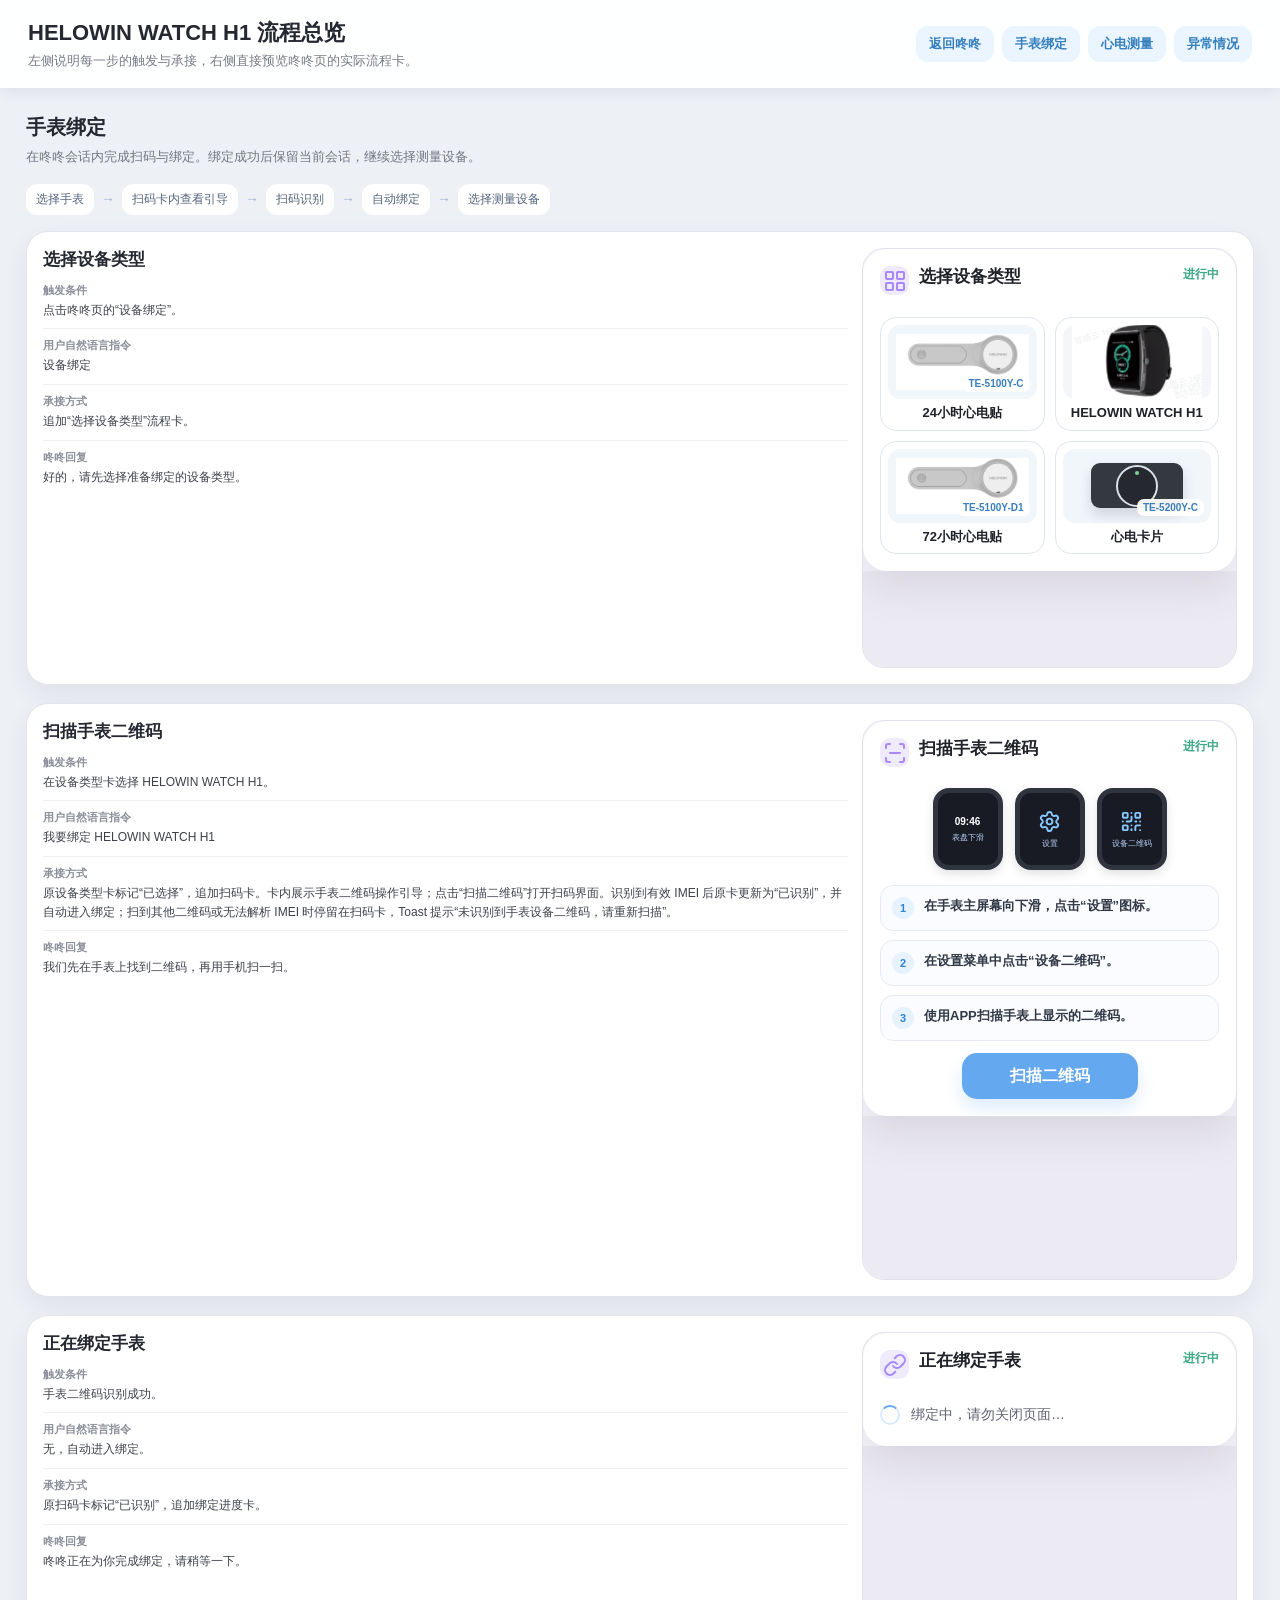
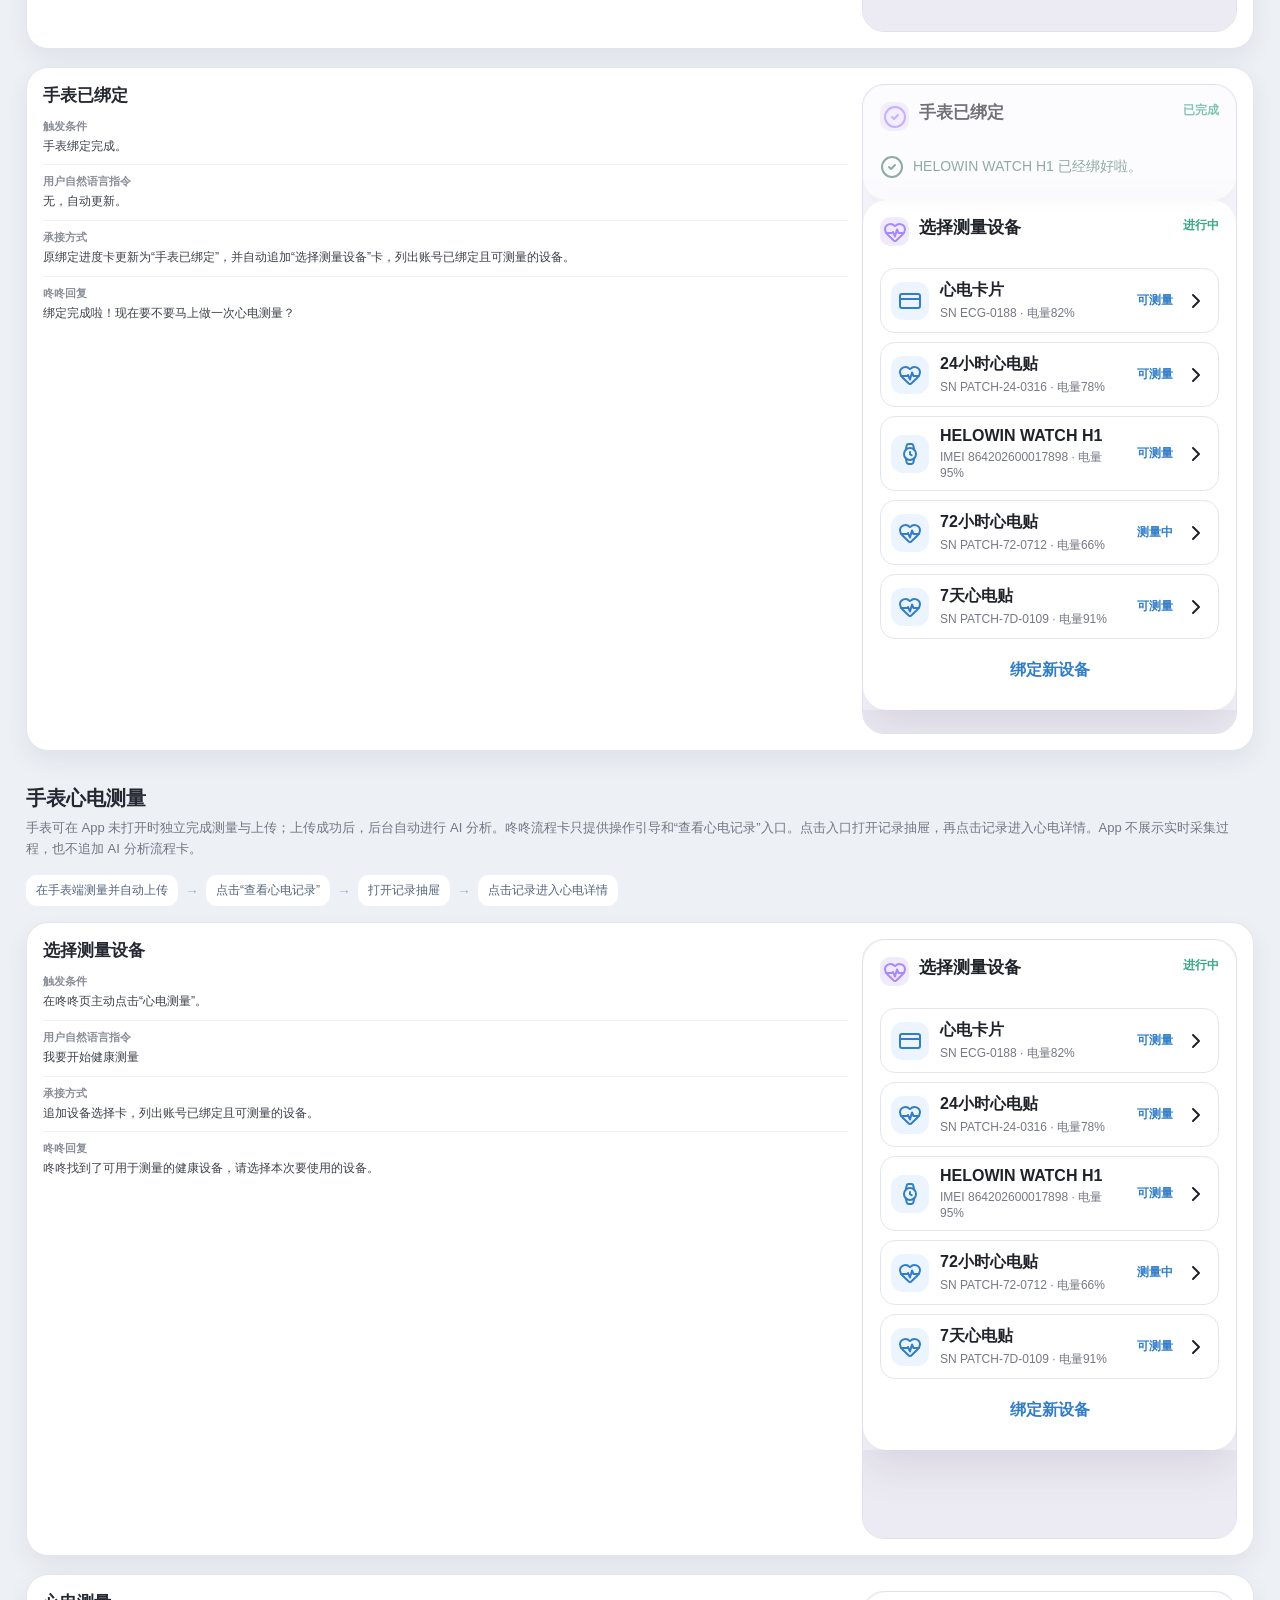
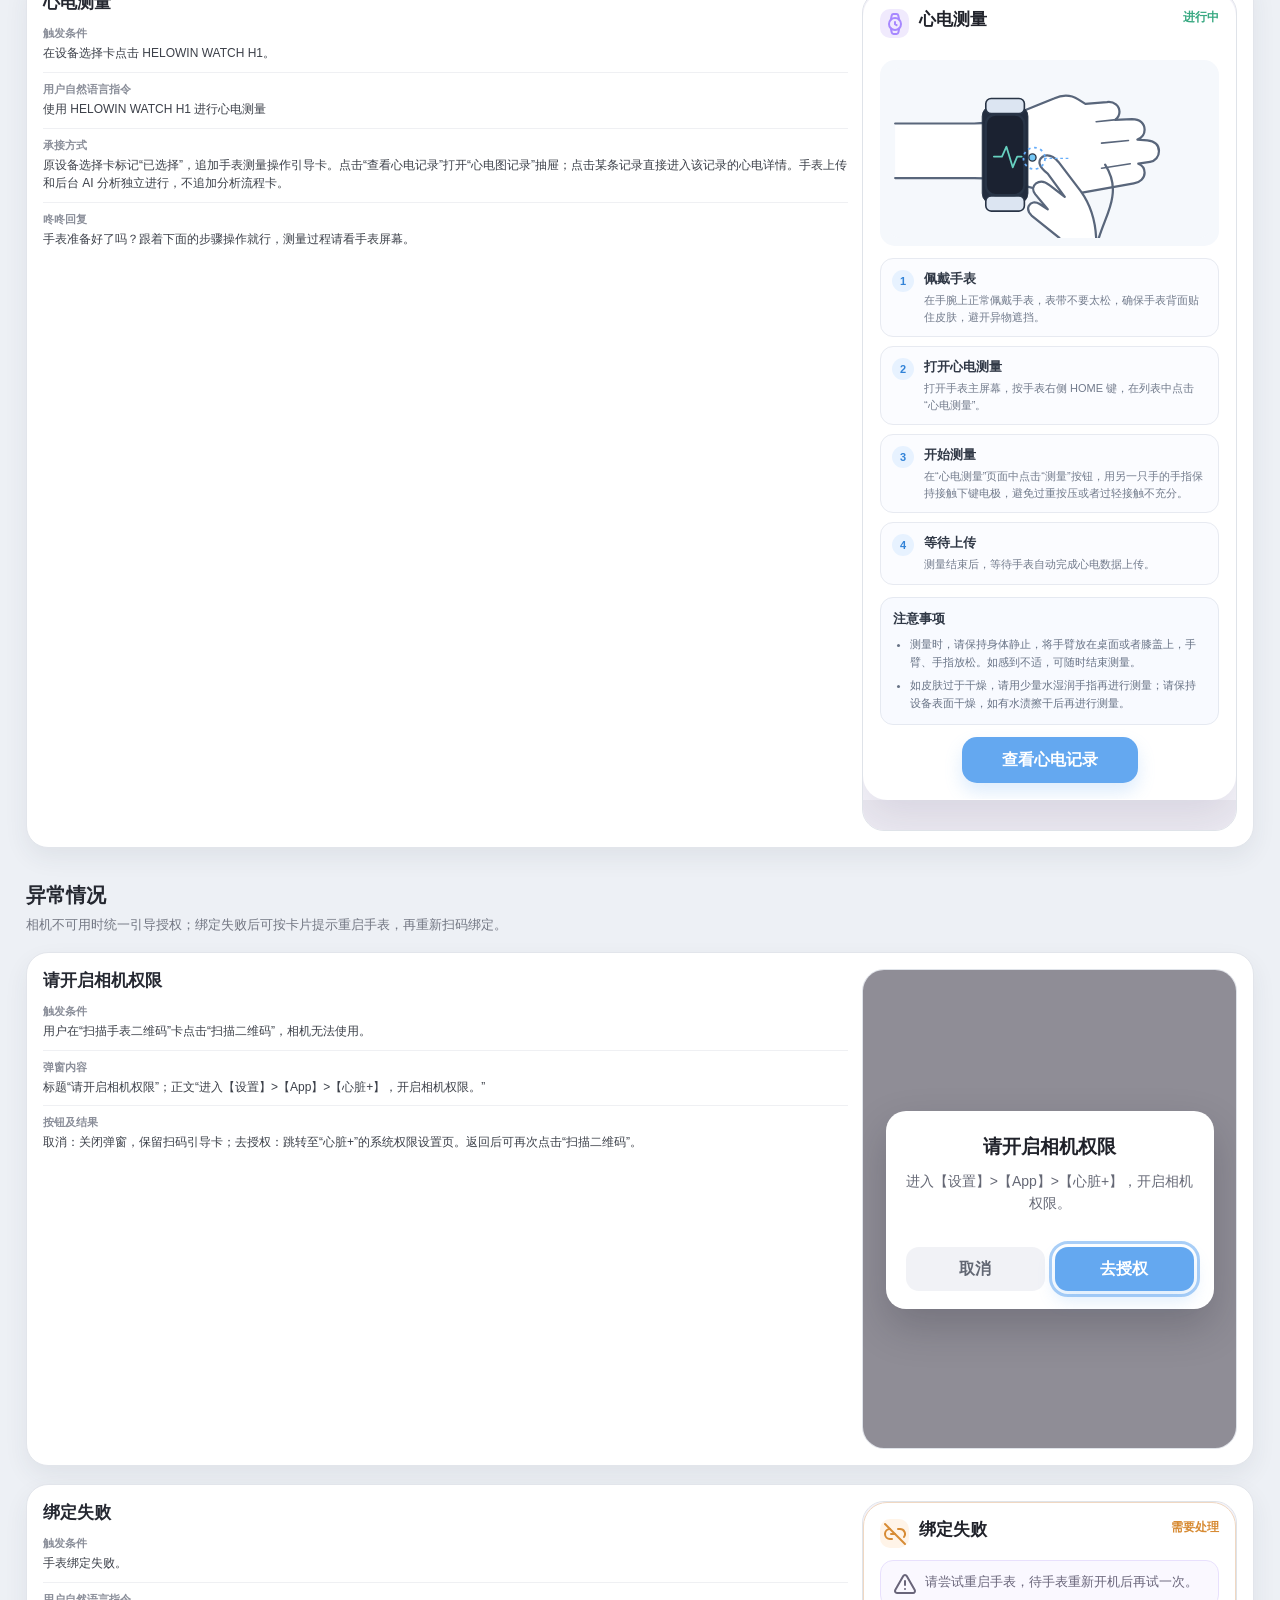
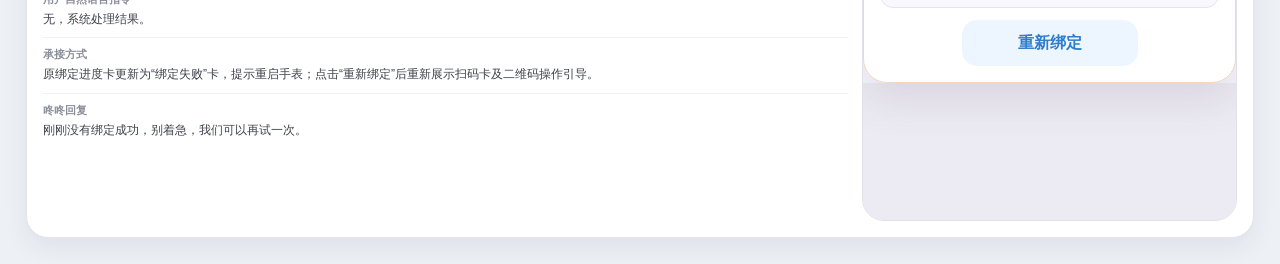
<file: ecg/watch-flow-overview.html>
<!doctype html>
<html lang="zh-CN">
<head>
  <meta charset="utf-8">
  <meta name="viewport" content="width=device-width, initial-scale=1">
  <title>HELOWIN WATCH H1 流程总览</title>
  <style>
    *{box-sizing:border-box}body{margin:0;color:#252831;background:#edf0f5;font-family:-apple-system,BlinkMacSystemFont,"Segoe UI","PingFang SC","Microsoft YaHei",sans-serif}
    .top{position:sticky;z-index:5;top:0;display:flex;align-items:center;justify-content:space-between;gap:16px;padding:18px 28px;background:rgba(255,255,255,.95);box-shadow:0 3px 14px rgba(42,48,62,.08);backdrop-filter:blur(14px)}
    .top h1{margin:0;font-size:22px}.top p{margin:4px 0 0;color:#777b86;font-size:13px}.actions{display:flex;gap:8px}.actions a{padding:9px 13px;border-radius:12px;color:#347fbe;background:#eaf5ff;text-decoration:none;font-size:13px;font-weight:750}
    .page{max-width:1480px;margin:auto;padding:26px}.section{scroll-margin-top:92px}.section+.section{margin-top:34px}.section h2{margin:0 0 6px;font-size:20px}.section-intro{margin:0 0 16px;color:#737783;font-size:13px;line-height:1.6}
    .flowline{display:flex;flex-wrap:wrap;align-items:center;gap:7px;margin:0 0 16px;color:#55657d;font-size:12px}.flowline span{padding:7px 10px;border-radius:11px;background:#fff}.flowline b{color:#9db4d0;font-size:14px}
    .grid{display:grid;grid-template-columns:repeat(auto-fill,minmax(620px,1fr));gap:18px}.preview{min-width:0;display:grid;grid-template-columns:minmax(190px,1fr) 375px;gap:14px;padding:16px;border:1px solid #e2e5eb;border-radius:22px;background:#fff;box-shadow:0 10px 25px rgba(48,55,71,.07)}
    .preview-note h3{margin:0 0 12px;font-size:17px}.preview-note dl{margin:0;display:grid;gap:9px}.preview-note dl div{padding-bottom:9px;border-bottom:1px solid #eff0f3}.preview-note dl div:last-child{border:0}.preview-note dt{color:#8a8e99;font-size:11px;font-weight:750}.preview-note dd{margin:3px 0 0;color:#3c4049;font-size:12px;line-height:1.55}
    .preview-frame{width:375px;height:var(--frame-height,420px);border:1px solid #dfe3e9;border-radius:22px;background:#f6f5fb}
    @media(max-width:980px){.grid{grid-template-columns:1fr}.preview{grid-template-columns:1fr}.preview-frame{margin:auto}}
    @media(max-width:520px){.top{position:static;padding:16px}.top h1{font-size:19px}.actions{flex-wrap:wrap}.page{padding:14px}.grid{grid-template-columns:1fr}.preview{padding:12px}.preview-frame{width:100%;max-width:375px}}
  </style>
  <script src="assets/watch-flow-content.js"></script>
  <script defer>
    document.addEventListener('DOMContentLoaded',()=>{
      const c=WatchFlowContent;
      const binding=[
        {title:'选择设备类型',preview:'watch-choice-v2',height:420,trigger:'点击咚咚页的“设备绑定”。',user:'设备绑定',handling:'追加“选择设备类型”流程卡。',reply:c.replies.chooseType},
        {title:c.binding.scanTitle,preview:'watch-qr-v2',height:560,trigger:'在设备类型卡选择 HELOWIN WATCH H1。',user:`我要绑定 ${c.name}`,handling:'原设备类型卡标记“已选择”，追加扫码卡。卡内展示手表二维码操作引导；点击“扫描二维码”打开扫码界面。识别到有效 IMEI 后原卡更新为“已识别”，并自动进入绑定；扫到其他二维码或无法解析 IMEI 时停留在扫码卡，Toast 提示“未识别到手表设备二维码，请重新扫描”。',reply:c.binding.guideIntro},
        {title:'正在绑定手表',preview:'watch-binding-v2',height:300,trigger:'手表二维码识别成功。',user:'无，自动进入绑定。',handling:'原扫码卡标记“已识别”，追加绑定进度卡。',reply:c.replies.binding},
        {title:c.binding.successTitle,preview:'watch-bound-v2',height:650,trigger:'手表绑定完成。',user:'无，自动更新。',handling:'原绑定进度卡更新为“手表已绑定”，并自动追加“选择测量设备”卡，列出账号已绑定且可测量的设备。',reply:c.replies.bound}
      ];
      const measurement=[
        {title:'选择测量设备',preview:'watch-measure-choice-v2',height:600,trigger:'在咚咚页主动点击“心电测量”。',user:'我要开始健康测量',handling:'追加设备选择卡，列出账号已绑定且可测量的设备。',reply:c.replies.chooseMeasurementDevice},
        {title:'心电测量',preview:'watch-measure-guide-v2',height:840,trigger:'在设备选择卡点击 HELOWIN WATCH H1。',user:`使用 ${c.name} 进行心电测量`,handling:'原设备选择卡标记“已选择”，追加手表测量操作引导卡。点击“查看心电记录”打开“心电图记录”抽屉；点击某条记录直接进入该记录的心电详情。手表上传和后台 AI 分析独立进行，不追加分析流程卡。',reply:'手表准备好了吗？跟着下面的步骤操作就行，测量过程请看手表屏幕。'}
      ];
      const exceptions=[
        {title:'请开启相机权限',kind:'dialog',src:'index.html?dialog=camera-permission',height:480,trigger:'用户在“扫描手表二维码”卡点击“扫描二维码”，相机无法使用。',dialogContent:`标题“${c.binding.cameraPermissionTitle}”；正文“${c.binding.cameraPermissionText}”`,actions:'取消：关闭弹窗，保留扫码引导卡；去授权：跳转至“心脏+”的系统权限设置页。返回后可再次点击“扫描二维码”。'},
        {title:c.binding.failureTitle,preview:'watch-bind-failed-v2',height:320,trigger:'手表绑定失败。',user:'无，系统处理结果。',handling:`原绑定进度卡更新为“绑定失败”卡，提示重启手表；点击“${c.binding.retryButton}”后重新展示扫码卡及二维码操作引导。`,reply:c.replies.bindingFailed}
      ];
      const note=item=>item.kind==='dialog'
        ? `<div class="preview-note-block"><h3>${item.title}</h3><dl><div><dt>触发条件</dt><dd>${item.trigger}</dd></div><div><dt>弹窗内容</dt><dd>${item.dialogContent}</dd></div><div><dt>按钮及结果</dt><dd>${item.actions}</dd></div></dl></div>`
        : `<div class="preview-note-block"><h3>${item.title}</h3><dl><div><dt>触发条件</dt><dd>${item.trigger}</dd></div><div><dt>用户自然语言指令</dt><dd>${item.user}</dd></div><div><dt>承接方式</dt><dd>${item.handling}</dd></div><div><dt>咚咚回复</dt><dd>${item.reply}</dd></div></dl></div>`;
      const render=items=>items.map(item=>`<article class="preview"><div class="preview-note">${note(item)}</div><iframe class="preview-frame" style="--frame-height:${item.height}px" src="${item.src||`index.html?preview=${item.preview}`}" title="${item.title}"></iframe></article>`).join('');
      document.getElementById('binding-grid').innerHTML=render(binding);
      document.getElementById('measurement-grid').innerHTML=render(measurement);
      document.getElementById('exceptions-grid').innerHTML=render(exceptions);
    });
  </script>
</head>
<body>
  <header class="top"><div><h1>HELOWIN WATCH H1 流程总览</h1><p>左侧说明每一步的触发与承接，右侧直接预览咚咚页的实际流程卡。</p></div><nav class="actions"><a href="index.html">返回咚咚</a><a href="#binding">手表绑定</a><a href="#measurement">心电测量</a><a href="#exceptions">异常情况</a></nav></header>
  <main class="page">
    <section id="binding" class="section"><h2>手表绑定</h2><p class="section-intro">在咚咚会话内完成扫码与绑定。绑定成功后保留当前会话，继续选择测量设备。</p><div class="flowline"><span>选择手表</span><b>→</b><span>扫码卡内查看引导</span><b>→</b><span>扫码识别</span><b>→</b><span>自动绑定</span><b>→</b><span>选择测量设备</span></div><div id="binding-grid" class="grid"></div></section>
    <section id="measurement" class="section"><h2>手表心电测量</h2><p class="section-intro">手表可在 App 未打开时独立完成测量与上传；上传成功后，后台自动进行 AI 分析。咚咚流程卡只提供操作引导和“查看心电记录”入口。点击入口打开记录抽屉，再点击记录进入心电详情。App 不展示实时采集过程，也不追加 AI 分析流程卡。</p><div class="flowline"><span>在手表端测量并自动上传</span><b>→</b><span>点击“查看心电记录”</span><b>→</b><span>打开记录抽屉</span><b>→</b><span>点击记录进入心电详情</span></div><div id="measurement-grid" class="grid"></div></section>
    <section id="exceptions" class="section"><h2>异常情况</h2><p class="section-intro">相机不可用时统一引导授权；绑定失败后可按卡片提示重启手表，再重新扫码绑定。</p><div id="exceptions-grid" class="grid"></div></section>
  </main>
</body>
</html>
</file>
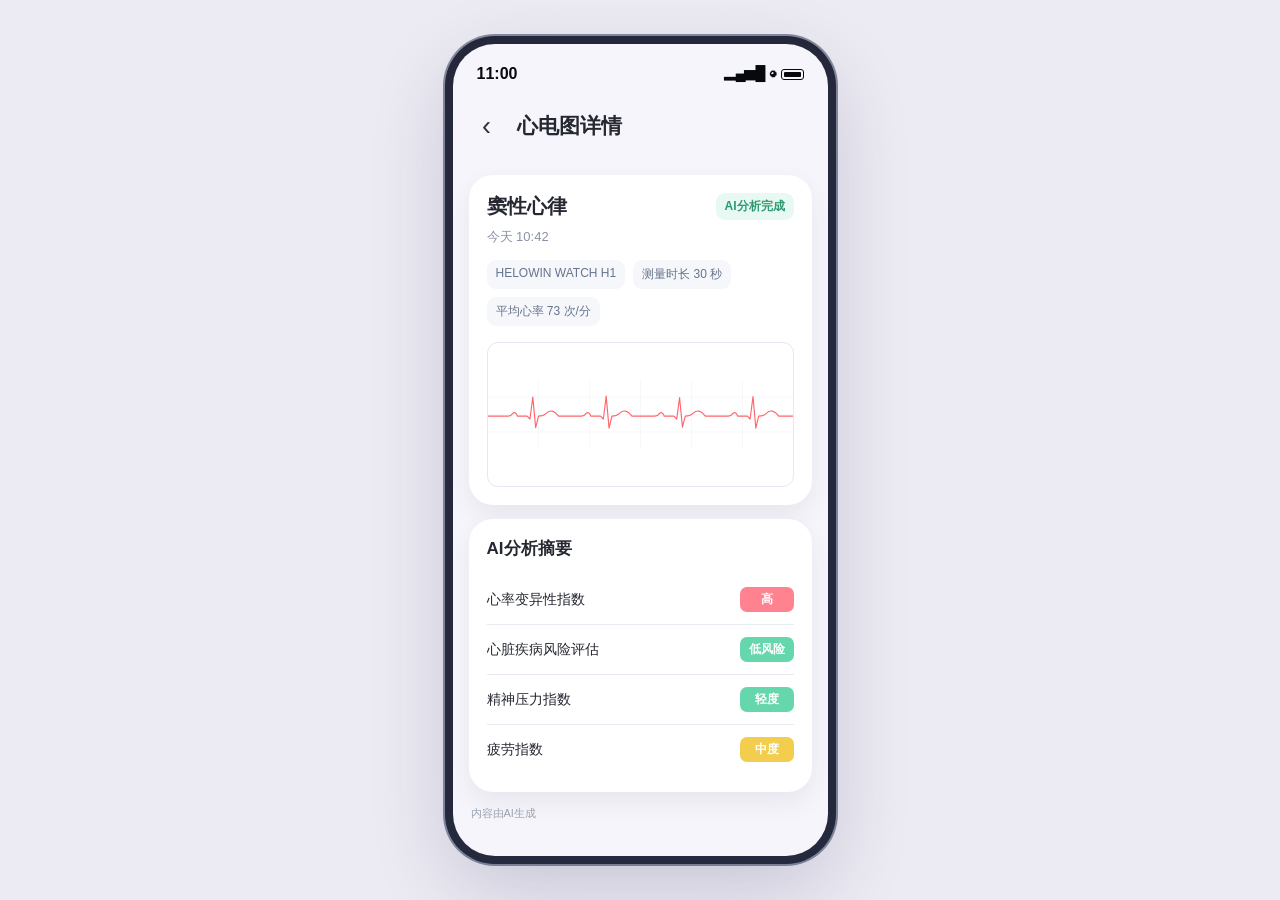
<file: ecg/watch-record.html>
<!doctype html>
<html lang="zh-CN">
<head>
  <meta charset="UTF-8">
  <meta name="viewport" content="width=device-width, initial-scale=1">
  <meta name="theme-color" content="#f6f5fb">
  <title>心脏+ - 心电图详情</title>
  <link rel="stylesheet" href="assets/app-shell.css?v=20260901-4">
  <link rel="stylesheet" href="assets/merged-nav.css">
  <style>
    :root{--bg:#f6f5fb;--ink:#252831;--muted:#8992a5;--line:#e8ebf2;--blue:#347cf4}
    *{box-sizing:border-box}
    body{min-height:100dvh;margin:0;display:grid;place-items:center;background:#eceaf2;color:var(--ink);font-family:-apple-system,BlinkMacSystemFont,"Segoe UI","PingFang SC","Microsoft YaHei",sans-serif}
    button{font:inherit;cursor:pointer}
    button:focus-visible{outline:3px solid #82b7ff;outline-offset:2px}
    .phone{position:relative;width:min(100vw,375px);height:min(100dvh,812px);min-height:640px;overflow:hidden;background:var(--bg);box-shadow:0 18px 48px rgba(51,44,77,.18)}
    .scroll{height:100%;overflow-y:auto;padding:0 16px 38px;scrollbar-width:none}.scroll::-webkit-scrollbar{display:none}
    .status{height:47px;display:flex;align-items:flex-end;justify-content:space-between;padding:0 8px 8px;color:#08090d;font-size:16px;font-weight:800}
    .status-icons{display:flex;align-items:center;gap:5px}.signal{font-size:14px;letter-spacing:-2px}.wifi{font-size:14px}.battery{width:23px;height:11px;border:1.7px solid #08090d;border-radius:3px;padding:2px}.battery::before{content:"";display:block;width:100%;height:100%;border-radius:1px;background:#08090d}
    .header{min-height:70px;display:flex;align-items:center;gap:12px}.back{width:36px;height:36px;flex:none;border:0;border-radius:50%;background:transparent;color:#30333c;font-size:27px;line-height:1}.header h1{margin:0;font-size:21px}
    .card{margin-top:14px;padding:18px;border-radius:24px;background:#fff;box-shadow:0 10px 23px rgba(65,58,85,.08)}
    .record-top{display:flex;align-items:center;justify-content:space-between;gap:8px}.record-top h2{margin:0;font-size:20px}.state{padding:5px 9px;border-radius:9px;background:#e8f8f2;color:#2c9b72;font-size:12px;font-weight:750}
    .time{margin:8px 0 0;color:var(--muted);font-size:13px}.meta{display:flex;flex-wrap:wrap;gap:8px;margin-top:14px;color:#66748d;font-size:12px}.meta span{padding:6px 9px;border-radius:9px;background:#f5f7fb}
    .wave{display:block;width:100%;height:145px;margin-top:16px;border:1px solid #e4e9f1;border-radius:11px;background:#fff}
    .card h3{margin:0 0 15px;font-size:17px}.result{display:flex;align-items:center;justify-content:space-between;gap:10px;padding:12px 0;border-top:1px solid var(--line);font-size:14px}.result:first-of-type{border-top:0}.result strong{font-size:14px}.tag{min-width:54px;padding:4px 7px;border-radius:7px;text-align:center;font-size:12px;font-weight:750}.tag.red{background:#ff8290;color:#fff}.tag.green{background:#66d7ad;color:#fff}.tag.yellow{background:#f2cd4e;color:#fff}
    .note{margin:14px 2px 0;color:#9aa2b0;font-size:11px}
    @media(max-width:375px){.phone{height:100dvh;min-height:100dvh;box-shadow:none}}
  </style>
</head>
<body>
  <main class="phone ecg-shell" aria-label="HELOWIN WATCH H1 心电图详情">
    <div class="scroll">
      <div class="status"><span>11:00</span><span class="status-icons" aria-hidden="true"><span class="signal">▂▄▆█</span><span class="wifi">◕</span><span class="battery"></span></span></div>
      <header class="header"><button id="back" class="back" type="button" aria-label="返回心电图记录">‹</button><h1>心电图详情</h1></header>
      <section class="card" aria-label="心电测量记录">
        <div class="record-top"><h2>窦性心律</h2><span class="state">AI分析完成</span></div>
        <p class="time">今天 10:42</p>
        <div class="meta"><span>HELOWIN WATCH H1</span><span>测量时长 30 秒</span><span>平均心率 73 次/分</span></div>
        <svg class="wave" viewBox="0 0 640 145" role="img" aria-label="本次心电波形图">
          <path d="M0 36H640M0 73H640M0 109H640M106 0V145M213 0V145M320 0V145M427 0V145M534 0V145" fill="none" stroke="#edf0f4" stroke-width="1"/>
          <path d="M0 76 L42 76 Q48 76 52 70 Q57 65 62 76 L82 76 L88 82 L94 36 L100 100 L106 76 Q116 76 122 70 Q135 58 148 76 L196 76 Q202 76 206 70 Q211 65 216 76 L236 76 L242 82 L248 34 L254 101 L260 76 Q270 76 276 70 Q289 58 302 76 L350 76 Q356 76 360 70 Q365 65 370 76 L390 76 L396 82 L402 37 L408 99 L414 76 Q424 76 430 70 Q443 58 456 76 L504 76 Q510 76 514 70 Q519 65 524 76 L544 76 L550 82 L556 35 L562 101 L568 76 Q578 76 584 70 Q597 58 610 76 L640 76" fill="none" stroke="#ff666d" stroke-width="2.4" stroke-linecap="round" stroke-linejoin="round"/>
        </svg>
      </section>
      <section class="card" aria-label="AI分析摘要">
        <h3>AI分析摘要</h3>
        <div class="result"><span>心率变异性指数</span><span class="tag red">高</span></div>
        <div class="result"><span>心脏疾病风险评估</span><span class="tag green">低风险</span></div>
        <div class="result"><span>精神压力指数</span><span class="tag green">轻度</span></div>
        <div class="result"><span>疲劳指数</span><span class="tag yellow">中度</span></div>
      </section>
      <p class="note">内容由AI生成</p>
    </div>
  </main>
  <script>
    const from=new URLSearchParams(location.search).get('from')||'assistant';
    document.getElementById('back').addEventListener('click',()=>{location.href=`record-lists.html?view=ecg&from=${encodeURIComponent(from)}`});
  </script>
</body>
</html>
</file>
<file: styles.css>
:root{--bg:#f5f5fa;--surface:#fff;--surface-2:#f8f8fc;--ink:#202331;--muted:#83899a;--line:#e9eaf1;--blue:#3778f6;--blue-soft:#eaf2ff;--pink:#ff6f8c;--pink-soft:#fff0f4;--mint:#48cdb8;--mint-soft:#e8faf6;--purple:#9372e9;--purple-soft:#f2edff;--orange:#ffae69;--shadow:0 8px 22px rgba(47,48,83,.08);--radius:22px;--font:-apple-system,BlinkMacSystemFont,"SF Pro Display","PingFang SC","Microsoft YaHei",sans-serif}
*{box-sizing:border-box}html,body{margin:0;min-height:100%;font-family:var(--font);color:var(--ink)}body{display:flex;align-items:center;justify-content:center;gap:72px;background:radial-gradient(circle at 20% 10%,#fff 0,#eef0ff 42%,#e7eefa 100%);-webkit-font-smoothing:antialiased}button,input{font:inherit}button{cursor:pointer}button:focus-visible,[role=button]:focus-visible,input:focus-visible{outline:3px solid #8bb9ff;outline-offset:2px}button:active{filter:brightness(.97)}.prototype-caption{width:280px}.caption-mark{font-size:23px;font-weight:800;letter-spacing:-1px;color:#2d3444}.caption-mark span{color:var(--pink)}.prototype-caption h1{font-size:30px;line-height:1.25;margin:20px 0 9px}.prototype-caption p{font-size:15px;color:#5f687c;line-height:1.6}.caption-tip{margin-top:30px;padding:18px;border-radius:18px;background:#fff9;border:1px solid #ffffffd0;color:#607086;font-size:13px;line-height:1.7}
.phone{width:375px;height:min(812px,96dvh);min-height:600px;flex:none;position:relative;overflow:hidden;border-radius:42px;background:var(--bg);box-shadow:0 28px 80px rgba(48,57,107,.22),0 0 0 8px #252839,0 0 0 10px #858b9e}.status-bar{height:36px;padding:12px 26px 0;display:flex;align-items:flex-start;justify-content:space-between;font-size:15px;line-height:16px;position:relative;z-index:4;background:var(--bg)}.status-bar strong{font-weight:700}.status-icons{display:flex;align-items:center;gap:4px;color:#121319}.app-scroll{height:calc(100% - 36px);overflow-y:auto;overscroll-behavior:contain;padding:0 16px 112px;scrollbar-width:none}.app-scroll::-webkit-scrollbar{display:none}.bottom-nav{height:69px;position:absolute;z-index:5;bottom:15px;left:15px;right:15px;border-radius:31px;background:#fff;box-shadow:0 4px 20px rgba(49,53,80,.13);display:flex;align-items:center;justify-content:space-around;padding:5px 7px}.nav-item{border:0;background:none;min-width:54px;height:55px;border-radius:19px;color:#9298a8;display:flex;flex-direction:column;align-items:center;justify-content:center;gap:2px;font-size:10px}.nav-item svg{width:21px;height:21px}.nav-item.active{color:var(--blue);font-weight:700;background:#f4f8ff}.home-indicator{position:absolute;z-index:8;width:104px;height:4px;border-radius:9px;background:#121319;bottom:5px;left:50%;transform:translateX(-50%)}
.page{animation:page-in .2s ease-out}.page-head{display:flex;align-items:center;gap:7px;margin:8px 0 20px;min-height:42px}.page-head h1{font-size:22px;line-height:1.2;margin:0;font-weight:750;letter-spacing:-.4px;flex:1}.page-head .subtitle{display:block;font-size:11px;font-weight:500;color:var(--muted);margin-top:4px}.icon-button{border:0;background:transparent;width:42px;height:42px;display:grid;place-items:center;border-radius:14px;color:#3c4250;flex:none}.icon-button:hover{background:#e8eaf2}.icon-button svg{width:22px;height:22px}.badge{font-size:10px;padding:5px 8px;border-radius:99px;background:#eaf2ff;color:#397af5;font-weight:700;white-space:nowrap}.demo-badge{background:#fff0f4;color:#db5a78}.section-title{font-size:16px;font-weight:750;margin:24px 2px 12px;display:flex;align-items:center;justify-content:space-between}.section-title small{font-size:11px;color:var(--muted);font-weight:500}.surface{background:var(--surface);border-radius:var(--radius);box-shadow:var(--shadow)}.surface.flat{box-shadow:none;border:1px solid var(--line)}.card-padding{padding:18px}.metric-hero{padding:20px 20px 18px;background:linear-gradient(155deg,#fff,#fafbff);position:relative;overflow:hidden}.metric-hero:before{content:"";position:absolute;width:160px;height:160px;right:-70px;top:-70px;border-radius:50%;background:var(--accent-soft,#eaf2ff)}.metric-hero>*{position:relative}.eyebrow{font-size:12px;color:#687386;font-weight:600}.metric-number{display:flex;align-items:baseline;gap:5px;margin-top:8px;font-variant-numeric:tabular-nums}.metric-number strong{font-size:42px;line-height:1.05;font-weight:760;letter-spacing:-1.7px}.metric-number .unit{font-size:15px;color:#697284}.metric-number small{font-size:14px;color:#687386}.metric-meta{display:flex;align-items:center;gap:6px;flex-wrap:wrap;margin-top:12px;font-size:11px;color:#8b91a1}.metric-meta .dot{width:4px;height:4px;border-radius:50%;background:#b3b9c8}.source-tag{display:inline-flex;gap:5px;align-items:center;border-radius:99px;background:#f1f3f8;padding:5px 8px;font-size:10px;color:#697386;font-weight:600}.source-tag svg{width:12px;height:12px}.hint{font-size:11px;line-height:1.55;color:#858b9b;margin:10px 3px 0}.small-note{font-size:11px;line-height:1.6;color:#7a8497}.minor{font-size:12px;color:var(--muted)}.text-button{border:0;background:none;color:var(--blue);font-size:12px;font-weight:700;padding:9px 2px}.outlined-button{border:1px solid #dbe5fb;background:#fff;color:#397af5;border-radius:12px;padding:9px 12px;font-size:12px;font-weight:700}.primary-button{border:0;background:var(--blue);color:#fff;border-radius:14px;padding:12px 16px;font-size:14px;font-weight:700;min-height:44px}.primary-button.full{width:100%}.segmented{display:flex;gap:4px;padding:4px;border-radius:14px;background:#e9ebf3;margin:18px 0 13px}.segmented button{flex:1;min-height:34px;padding:5px 6px;border:0;border-radius:10px;background:transparent;color:#858c9d;font-size:12px;font-weight:650}.segmented button.selected{background:#fff;color:#263149;box-shadow:0 2px 7px #30304e15}.segmented.compact{margin:12px 0 0}.chart-card{padding:15px 14px 12px}.chart-heading{display:flex;justify-content:space-between;align-items:center;padding:0 3px 9px}.chart-heading h2{font-size:14px;margin:0;font-weight:750}.chart-heading span{font-size:11px;color:#969dab}.chart-box{width:100%;overflow:hidden}.chart-box svg{display:block;width:100%;height:auto;overflow:visible}.chart-box [data-detail]{cursor:pointer;outline:none}.chart-box [data-detail]:focus-visible{outline:2px solid var(--blue)}.legend{display:flex;align-items:center;flex-wrap:wrap;gap:12px;margin-top:12px;font-size:10px;color:#858c9c}.legend i{display:inline-block;width:8px;height:8px;border-radius:50%;margin-right:5px}.stat-grid{display:grid;grid-template-columns:repeat(2,minmax(0,1fr));gap:9px}.stat-box{padding:13px 14px;background:#fff;border:1px solid #eef0f4;border-radius:16px;min-height:75px}.stat-box .label{font-size:11px;color:#858d9e}.stat-box strong{font-size:18px;display:block;margin-top:7px;font-variant-numeric:tabular-nums}.stat-box strong span{font-size:11px;color:#858d9e;font-weight:500}.record-list{background:#fff;border-radius:20px;box-shadow:var(--shadow);overflow:hidden}.record-row{width:100%;display:flex;align-items:center;gap:11px;text-align:left;padding:12px 15px;min-height:58px;border:0;border-bottom:1px solid #f0f1f5;background:#fff;color:var(--ink)}.record-row:last-child{border-bottom:0}.record-row:hover{background:#fafbfe}.record-icon{width:34px;height:34px;display:grid;place-items:center;border-radius:11px;background:#f0f5ff;color:var(--blue);flex:none}.record-icon svg{width:18px;height:18px}.record-copy{flex:1;min-width:0}.record-copy strong{display:block;font-size:12px;font-weight:700}.record-copy small{display:block;font-size:10px;color:#989fb0;margin-top:3px}.record-value{font-size:13px;font-weight:750;font-variant-numeric:tabular-nums;white-space:nowrap}.chevron{color:#b8becb}.action-row{display:flex;gap:8px;align-items:center}.empty-panel{padding:45px 23px 38px;text-align:center;background:#fff;border-radius:22px;box-shadow:var(--shadow)}.empty-icon{width:60px;height:60px;border-radius:22px;background:#f0f5ff;color:#6a9dfc;display:grid;place-items:center;margin:auto}.empty-icon svg{width:29px;height:29px}.empty-panel h2{font-size:17px;margin:15px 0 7px}.empty-panel p{font-size:12px;color:#8991a2;line-height:1.65;margin:0 0 19px}.empty-panel button{min-width:145px}
.home-title{font-size:21px;font-weight:750;margin:14px 0 15px}.greeting{display:flex;align-items:center;justify-content:space-between;height:94px;margin-bottom:13px;position:relative}.greeting h1{font-size:29px;letter-spacing:-1px;margin:0 0 4px;line-height:1.2}.greeting p{font-size:12px;color:#6e7582;margin:0}.mascot{width:105px;height:100px;flex:none;filter:drop-shadow(0 8px 12px #8d9ce445)}.home-grid{display:grid;grid-template-columns:1fr 1fr;gap:10px}.home-card{border:0;text-align:left;color:var(--ink);background:#fff;border-radius:20px;box-shadow:var(--shadow);padding:14px;min-height:102px;position:relative;overflow:hidden}.home-card:hover,.quick-tile:hover{transform:translateY(-1px);box-shadow:0 9px 25px #4548661d}.home-card small{display:block;font-size:10px;color:#9299a9;margin-bottom:9px}.home-card .title{font-size:12px;font-weight:750}.home-card .value{font-size:24px;font-weight:780;letter-spacing:-.6px;margin-top:7px;font-variant-numeric:tabular-nums}.home-card .value span{font-size:11px;color:#8a91a2;font-weight:500}.home-card .float-icon{position:absolute;right:13px;bottom:15px;opacity:.8}.home-card .float-icon svg{width:27px;height:27px}.home-card.pink .float-icon{color:var(--pink)}.home-card.blue .float-icon{color:#53a7ee}.home-card.teal .float-icon{color:var(--mint)}.home-card.purple .float-icon{color:var(--purple)}.wide-card{width:100%;border:0;text-align:left;color:var(--ink);background:#fff;border-radius:22px;box-shadow:var(--shadow);padding:16px;display:block}.wide-card .heading{display:flex;align-items:center;justify-content:space-between}.wide-card .heading strong{font-size:14px}.wide-card .heading span{color:#9da4b0;font-size:11px}.wide-card .sub{font-size:11px;color:#818999;margin-top:5px}.home-chart{width:100%;height:82px;margin-top:11px;border:1px solid #e8eaf0;border-radius:11px;background:#fff}.existing-banner{background:linear-gradient(110deg,#61d9cd,#70adff);color:#fff;border-radius:18px;padding:12px 16px;text-align:left;border:0;width:100%;margin:12px 0;box-shadow:0 6px 14px #6bd2e34a}.existing-banner strong{font-size:14px}.existing-banner span{display:block;font-size:10px;margin-top:4px;opacity:.9}.activity-home{margin:12px 0;padding:18px}.activity-home .top{display:flex;gap:11px;align-items:center}.rings{width:112px;height:112px;flex:none}.ring-values{display:flex;flex-direction:column;gap:8px}.ring-values div{font-size:11px;color:#858c9d}.ring-values strong{font-size:14px;color:#2d3342;margin-left:5px}.ring-values i{display:inline-block;width:7px;height:7px;border-radius:50%}.quick-tile{width:100%;border:0;border-radius:13px;background:#f7f7fb;min-height:43px;margin-top:6px;padding:10px 12px;text-align:left;display:flex;align-items:center;justify-content:space-between}.quick-tile span{font-size:12px}.quick-tile strong{font-size:13px}.sleep-preview{height:59px;display:grid;grid-template-columns:repeat(18,1fr);gap:3px;margin:14px 0 9px;align-items:end}.sleep-preview i{display:block;border-radius:3px 3px 1px 1px;background:#9fbaff;height:60%}.sleep-preview i:nth-child(3n){background:#916cef;height:39%}.sleep-preview i:nth-child(4n){background:#7564dd;height:80%}.sleep-preview i:nth-child(5n){background:#b6cfff;height:100%}.sleep-preview i:nth-child(7n){height:27%}.home-pair{margin-top:10px}.home-pair .home-card{min-height:128px}.home-pair .home-card .value{font-size:23px}.home-pair .home-card small{position:absolute;right:12px;top:13px}.home-pair .home-card .float-icon{bottom:16px;right:17px}.home-card .footer{position:absolute;bottom:14px;left:14px;font-size:10px;color:#a0a5b1}.home-card .plus{position:absolute;right:12px;top:12px;border-radius:50%;width:23px;height:23px;display:grid;place-items:center;background:#eef5ff;color:#72a8fb;font-weight:700;font-size:18px}.home-card.half{min-height:136px}.home-card.half .title{font-size:14px}.home-card.half .value{margin-top:18px}.home-card.half small{position:static;margin-top:8px}.home-card.half .float-icon svg{width:34px;height:34px}.home-card .mini-progress{position:absolute;bottom:14px;left:14px;right:14px;height:5px;border-radius:6px;background:linear-gradient(to right,#76aaff 0 27%,#61d3b1 27% 54%,#f5ce66 54% 76%,#ff8691 76%)}
.callout{padding:12px 14px;border-radius:14px;background:#f4f8ff;border:1px solid #e6efff;color:#57708f;font-size:11px;line-height:1.55;margin-top:13px}.callout.pink{background:#fff6f8;border-color:#ffebf0;color:#9b6975}.callout.mint{background:#f0fbf8;border-color:#e1f5ef;color:#4e897f}.chip-row{display:flex;gap:7px;overflow-x:auto;scrollbar-width:none;margin:12px 0}.chip-row::-webkit-scrollbar{display:none}.chip{border:1px solid #e7eaf1;background:#fff;color:#7f899c;border-radius:99px;padding:8px 12px;font-size:11px;font-weight:650;white-space:nowrap;min-height:34px}.chip.active{border-color:#bcd1ff;background:#eaf2ff;color:#3c78e7}.activity-overview{padding:18px 16px}.activity-overview .top{display:flex;align-items:center;gap:16px}.activity-overview .rings{width:128px;height:128px}.activity-overview .ring-values{gap:10px}.activity-menu{display:grid;grid-template-columns:repeat(2,1fr);gap:9px;margin-top:12px}.activity-link{min-height:74px;border:1px solid #edf0f5;background:#fff;border-radius:17px;padding:12px;text-align:left;color:var(--ink)}.activity-link small{font-size:10px;color:#8992a4}.activity-link strong{font-size:16px;display:block;margin-top:5px}.activity-link svg{width:15px;height:15px;color:#9cb2d4}.sleep-stage-card{padding:16px}.sleep-time-axis{display:flex;justify-content:space-between;color:#9da3ae;font-size:10px;margin-top:9px}.stage-row{display:flex;align-items:center;gap:6px;margin:6px 0}.stage-row span{width:44px;font-size:10px;color:#8991a2;flex:none}.stage-track{height:23px;flex:1;display:flex;gap:2px}.stage-track i{height:100%;border-radius:4px;opacity:.88;cursor:pointer}.stage-legend{display:flex;flex-wrap:wrap;gap:12px;margin-top:12px}.stage-legend span{font-size:10px;color:#9299aa}.stage-legend b{font-weight:700;color:#586278}.bp-pair{display:flex;gap:5px;align-items:baseline}.bp-pair strong{font-size:41px}.bp-pair em{font-style:normal;font-size:31px;color:#a6adbb;font-weight:400}.meal-bar{height:19px;display:flex;border-radius:99px;overflow:hidden;background:#f1f2f7;margin:12px 0}.meal-bar span{height:100%}.meal-row{display:flex;align-items:center;justify-content:space-between;padding:11px 0;border-bottom:1px solid #eff0f4}.meal-row:last-child{border:0}.meal-row span{font-size:12px}.meal-row strong{font-size:13px}.source-option{display:flex;align-items:center;gap:8px;font-size:11px;color:#818b9c;margin-top:11px}.source-option svg{width:14px;height:14px}.directory-grid{display:grid;grid-template-columns:repeat(2,1fr);gap:10px}.directory-card{border:1px solid #edf0f7;background:#fff;border-radius:17px;min-height:88px;text-align:left;padding:13px;display:flex;flex-direction:column;justify-content:space-between;color:var(--ink)}.directory-card .icon{color:var(--blue)}.directory-card .icon svg{width:21px;height:21px}.directory-card strong{font-size:13px}
.sheet-overlay{position:absolute;z-index:20;inset:0;background:rgba(25,30,50,.46);display:flex;align-items:flex-end;animation:fade-in .17s ease}.sheet{width:100%;max-height:80%;overflow-y:auto;background:#fff;border-radius:26px 26px 0 0;padding:10px 19px 35px;box-shadow:0 -12px 35px #23283f23;animation:sheet-up .22s ease}.sheet-handle{width:35px;height:4px;border-radius:8px;background:#d7dbe5;margin:0 auto 16px}.sheet h2{font-size:18px;margin:0 0 12px}.sheet p{font-size:12px;color:#6d778a;line-height:1.7;margin:0 0 14px}.sheet .sheet-meta{font-size:11px;color:#999fad;margin:9px 0 16px}.sheet-options{display:grid;gap:8px}.sheet-option{width:100%;background:#f7f8fc;border:1px solid #edf0f6;border-radius:13px;min-height:47px;padding:11px 13px;text-align:left;color:#3d4658;font-size:13px}.sheet-option.selected{background:#eaf2ff;border-color:#bfdaff;color:#3678ea;font-weight:700}.sheet label{font-size:11px;color:#747f92;font-weight:650;display:block;margin:12px 0 6px}.sheet input{width:100%;height:43px;border:1px solid #dce1ec;border-radius:11px;padding:0 12px;color:var(--ink);background:#fff;font-size:16px}.sheet .form-actions{display:flex;gap:9px;margin-top:18px}.sheet .form-actions button{flex:1}.toast{position:absolute;z-index:30;left:37px;right:37px;bottom:104px;background:#26314a;color:#fff;text-align:center;border-radius:13px;padding:10px 13px;font-size:12px;box-shadow:0 6px 16px #1e263b4d;animation:fade-in .15s ease}
@keyframes page-in{from{opacity:.65;transform:translateY(4px)}to{opacity:1;transform:translateY(0)}}@keyframes fade-in{from{opacity:0}to{opacity:1}}@keyframes sheet-up{from{transform:translateY(20px);opacity:.7}to{transform:translateY(0);opacity:1}}
@media(max-width:720px){body{display:block;background:var(--bg)}.prototype-caption{display:none}.phone{height:100dvh;min-height:0;width:min(375px,100vw);margin:auto;border-radius:0;box-shadow:none}.app-scroll{padding-bottom:112px}}@media(prefers-reduced-motion:reduce){*,*:before,*:after{animation-duration:.01ms!important;transition-duration:.01ms!important;scroll-behavior:auto!important}}

/* 首页使用已确认的应用画面；详情页采用独立内容视图。 */
.phone:not(.home-mode) .bottom-nav{display:none}
.phone:not(.home-mode) .app-scroll{padding-bottom:32px}
.home-mode .status-bar{display:none}
.home-mode .app-scroll{height:100%;padding:0 0 110px}
.home-mode .page{animation:none}
.home-reference{position:relative;width:100%;aspect-ratio:375 / 1568;overflow:hidden}
.home-reference img{display:block;width:100%;height:auto;max-width:none}
.home-hotspot{position:absolute;border:0;border-radius:16px;background:transparent;padding:0;color:transparent}
.home-hotspot:focus-visible{outline:3px solid #348bff;outline-offset:-3px;background:#3189ff20}
.phone:not(.home-mode) .home-indicator{bottom:5px}
.connection-state{float:right;color:#38a88f;font-size:11px}
.source-switch{max-width:140px;min-width:44px;min-height:36px;display:flex;align-items:center;justify-content:flex-end;gap:3px;border:0;background:transparent;color:#627087;font-size:11px;font-weight:650;padding:3px 0 3px 4px;text-align:right}.source-switch span{overflow:hidden;text-overflow:ellipsis;white-space:nowrap}.source-switch svg:first-child{width:15px;height:15px;flex:none}.source-switch svg:last-child{width:13px;height:13px;transform:rotate(90deg);flex:none}.source-menu-overlay{position:absolute;z-index:22;inset:36px 0 0;background:rgba(24,29,47,.12)}.source-dropdown{position:absolute;right:16px;top:49px;width:218px;max-height:calc(100% - 70px);overflow-y:auto;padding:7px;background:#fff;border:1px solid #edf0f5;border-radius:16px;box-shadow:0 14px 36px rgba(35,42,68,.2);animation:fade-in .16s ease}.source-dropdown-title{font-size:11px;color:#8b94a5;padding:9px 11px 5px;font-weight:650}.source-choice,.source-more{width:100%;min-height:42px;border:0;border-radius:10px;background:transparent;color:#344052;text-align:left;padding:8px 11px;display:flex;align-items:center;justify-content:space-between;gap:8px;font-size:12px}.source-choice.active{background:#eef4ff;color:#3272e8;font-weight:750}.source-choice:hover,.source-more:hover{background:#f4f6fb}.source-check{font-size:15px;color:#3478f6}.source-more{border-top:1px solid #edf0f5;border-radius:0;margin-top:5px;color:#3478f6;font-weight:700}.source-more svg{width:16px;height:16px}.source-settings-list{overflow:hidden}.setting-line{width:100%;min-height:52px;display:flex;align-items:center;justify-content:space-between;gap:10px;background:transparent;border:0;border-bottom:1px solid #edf0f5;padding:11px 16px;color:#283247;text-align:left;font-size:13px}.setting-line:last-child{border-bottom:0}.setting-line strong{font-size:13px}.setting-value{display:flex;align-items:center;gap:5px;color:#818a9c;font-size:11px}.setting-value svg{width:15px;height:15px}.source-connection{margin-bottom:4px;padding:0}.source-empty{margin-top:12px}.chart-empty{min-height:80px;display:grid;place-items:center;color:#9aa2b0;font-size:12px}.action-row{margin-top:12px}
.module-empty{min-height:68px;display:grid;place-items:center;color:#8b94a5;font-size:17px;font-weight:700}.empty-meal-bar{min-height:20px;background:#f0f2f7}
.page-head .source-switch{max-width:162px;font-size:10px}
.directory-card{text-decoration:none}
.binding-agent-sheet{max-height:86%;padding-bottom:14px}.binding-agent-sheet h2{margin-bottom:10px}.binding-agent-frame{display:block;width:100%;height:min(62dvh,560px);border:0;border-radius:14px;background:#f6f5fb}
.daily-list{display:grid;gap:9px}.daily-group{background:#fff;border-radius:17px;box-shadow:var(--shadow);overflow:hidden}.daily-group summary{list-style:none;display:flex;align-items:center;gap:10px;min-height:64px;padding:11px 14px;cursor:pointer}.daily-group summary::-webkit-details-marker{display:none}.daily-group summary:focus-visible{outline:3px solid #8bb9ff;outline-offset:-3px}.daily-date{flex:1;display:flex;flex-direction:column;gap:3px;min-width:0}.daily-date strong{font-size:13px}.daily-date small{font-size:10px;color:#98a0ae}.daily-latest{font-size:11px;color:#657087;max-width:135px;overflow:hidden;text-overflow:ellipsis;white-space:nowrap}.daily-group summary svg{width:16px;height:16px;color:#a5adba;transition:transform .18s ease}.daily-group[open] summary svg{transform:rotate(90deg)}.daily-records{border-top:1px solid #edf0f5}.daily-records .record-row{box-shadow:none}
.daily-count{font-size:12px;color:#657087;white-space:nowrap}
.activity-day-top{justify-content:center;padding-bottom:14px}.activity-metric-list{display:grid;gap:7px}.activity-metric-row{width:100%;display:flex;align-items:center;gap:9px;min-height:49px;padding:8px 10px;border:1px solid #edf0f7;border-radius:13px;background:#f8f9fd;color:#283247;text-align:left;transition:background .16s,transform .16s,border-color .16s}.activity-metric-row:hover{background:#eff4ff;border-color:#dce8ff}.activity-metric-row:active{transform:scale(.985)}.activity-metric-row:focus-visible{outline:2px solid var(--blue);outline-offset:2px}.activity-metric-icon{width:28px;height:28px;display:grid;place-items:center;border-radius:9px;background:#fff;flex:none}.activity-metric-icon svg{width:17px;height:17px}.activity-metric-name{flex:1;font-size:12px;font-weight:650}.activity-metric-row strong{font-size:16px;font-variant-numeric:tabular-nums;white-space:nowrap}.activity-metric-row small{font-size:10px;color:#8e98a8;font-weight:500}.activity-metric-chevron{width:16px;height:16px;color:#9aa8bd}.activity-metric-chevron svg{width:16px;height:16px}
.metric-hero{padding:17px 20px 18px;min-height:104px}.metric-hero-head{display:flex;align-items:flex-start;justify-content:space-between;gap:8px;min-height:17px}.metric-hero-head .eyebrow{flex:1;min-width:0}.metric-hero-time{flex:none;max-width:60%;overflow:hidden;text-overflow:ellipsis;white-space:nowrap;text-align:right;font-size:10px;line-height:17px;color:#8b94a5;font-variant-numeric:tabular-nums}.metric-hero .metric-number{margin-top:7px}.page>.metric-hero{margin-top:0}.page>.metric-hero+.stat-grid,.page>.action-row+.stat-grid{margin-top:14px}.page>.metric-hero+.section-title,.page>.action-row+.section-title{margin-top:16px}.page>.stat-grid+.chart-card,.page>.stat-grid+.sleep-stage-card,.page>.stat-grid+.card-padding,.page>.metric-hero+.chart-card,.page>.metric-hero+.sleep-stage-card,.page>.metric-hero+.card-padding,.page>.action-row+.chart-card,.page>.action-row+.sleep-stage-card,.page>.action-row+.card-padding{margin-top:17px}
.record-copy strong{font-size:13px;line-height:1.35;font-variant-numeric:tabular-nums}
.hrv-chart-card .hrv-metric-tabs{margin:0 0 12px;gap:2px;padding:3px;border-radius:12px}.hrv-chart-card .hrv-metric-tabs button{min-width:0;padding:6px 2px;font-size:11px;white-space:nowrap}.hrv-chart-card .hrv-metric-tabs button:focus-visible{outline:2px solid var(--blue);outline-offset:-2px}
.source-priority-list{overflow:hidden}.priority-row{min-height:54px;display:flex;align-items:center;gap:10px;padding:8px 13px;border-bottom:1px solid #edf0f5}.priority-row:last-child{border-bottom:0}.priority-row strong{font-size:13px;font-weight:650;flex:1}.priority-rank{width:22px;height:22px;border-radius:8px;background:#edf4ff;color:#3c7df0;display:grid;place-items:center;font-size:11px;font-weight:800}.priority-actions{display:flex;gap:5px}.priority-actions button{width:29px;height:29px;border:1px solid #e7ebf3;border-radius:9px;background:#f8faff;color:#5e86cb;font-size:16px;line-height:1}.priority-actions button:disabled{color:#c6ccd7;background:#f6f7fa;cursor:default}.setting-subtitle{display:block;color:#9ba4b5;font-size:10px;margin-top:4px}.minor-action{border:0;background:#f2f5fa;color:#7e899d;border-radius:9px;padding:7px 10px;font-size:11px}.settings-actions{display:grid;gap:9px;margin-top:11px}.settings-actions button{min-height:44px;display:flex;align-items:center;justify-content:center;gap:5px}.settings-actions svg{width:17px;height:17px}.settings-group-list{display:grid;gap:15px}.settings-group-title{font-size:12px;font-weight:700;color:#808a9d;margin:0 0 7px 3px}.settings-group .setting-value{max-width:170px;text-align:right}.settings-group .setting-value svg{flex:none}.guide-steps{display:grid;grid-template-columns:23px 1fr;gap:10px 9px;align-items:start;margin:5px 0 18px}.guide-steps span{width:23px;height:23px;border-radius:50%;background:#eaf2ff;color:#3478f6;display:grid;place-items:center;font-size:11px;font-weight:750}.guide-steps p{margin:2px 0 0;color:#48566d}.agent-bubble{background:#f2f6ff;border-radius:16px 16px 16px 4px;padding:13px 15px;color:#526780;font-size:13px;margin-bottom:16px}.auth-flow-card{padding:27px 20px;text-align:center;margin-top:18px}.auth-flow-icon{width:52px;height:52px;border-radius:18px;background:#eaf2ff;color:#3478f6;display:grid;place-items:center;margin:0 auto 15px}.auth-flow-card h2{font-size:19px;margin:0 0 7px}.auth-flow-card p{font-size:12px;color:#8690a1;margin:0 0 22px}.auth-flow-card .primary-button{min-height:48px}
.source-mode-list{padding-bottom:5px;border-bottom:1px solid #edf0f5}.source-option-list{padding-top:5px}.source-choice.source-option{width:100%;margin:0;min-height:42px;font-size:12px;color:#344052}.source-choice.source-option.active{color:#3272e8}.source-choice.source-option:disabled{cursor:default;color:#7d8798;opacity:1}.source-choice.source-option:disabled:hover{background:transparent}.source-choice.source-option.active:disabled{background:#eef4ff;color:#3272e8}.source-choice:focus-visible,.priority-drag-handle:focus-visible{outline:2px solid var(--blue);outline-offset:2px}.priority-drag-handle{width:36px;height:36px;border:0;background:#f3f6fc;color:#7890b3;border-radius:10px;cursor:grab;touch-action:none;font-size:17px;line-height:1}.priority-drag-handle:active{cursor:grabbing}.priority-row.dragging{position:relative;z-index:2;background:#f5f8ff;box-shadow:0 6px 16px #26314920}.priority-row.drop-target{box-shadow:inset 0 2px 0 var(--blue)}.priority-bind{margin-left:auto;padding:5px 0 5px 12px}.platform-line>span{display:flex;align-items:center;gap:8px}.platform-line .text-button{white-space:nowrap}.auth-status{display:inline-flex;font-size:10px;line-height:1.2;padding:4px 6px;border-radius:6px;font-weight:650}.auth-status.authorized{color:#269877;background:#eaf9f3}.auth-status.unauthorized{color:#8e96a4;background:#f1f2f5}
.source-settings-sheet{max-height:88%;padding:10px 20px 28px;display:flex;flex-direction:column;overflow:hidden}.source-sheet-head{display:flex;align-items:center;justify-content:space-between;gap:10px;margin-bottom:16px}.source-sheet-head h2{margin:0;font-size:18px}.source-sheet-close{border:0;background:#f3f5f9;border-radius:50%;width:32px;height:32px;color:#697488;font-size:22px;line-height:1;flex:none}.source-section-label{font-size:12px;color:#8490a3;font-weight:700;margin:0 0 8px}.source-option-heading{display:flex;align-items:center;justify-content:space-between;margin:19px 0 8px}.source-option-heading small{font-size:11px;font-weight:500;color:#a1a8b6}.source-settings-sheet .source-mode-list{padding:0;border:1px solid #e8edf6;border-radius:15px;overflow:hidden;flex:none}.source-mode-row{display:flex;align-items:center;gap:11px;width:100%;min-height:50px;padding:10px 13px;border:0;border-bottom:1px solid #edf0f5;background:#fff;color:#39465d;font-size:13px;text-align:left}.source-mode-row:last-child{border-bottom:0}.source-mode-row.active{background:#eef4ff;color:#2f70e8;font-weight:700}.mode-radio{width:18px;height:18px;flex:none;border:1.5px solid #aab5c6;border-radius:50%;display:grid;place-items:center}.source-mode-row.active .mode-radio{border-color:#3478f6}.source-mode-row.active .mode-radio:after{content:"";width:9px;height:9px;border-radius:50%;background:#3478f6}.source-settings-sheet .source-option-list{padding:0;border:1px solid #e8edf6;border-radius:15px;overflow-y:auto;min-height:0}.source-option-row{display:flex;align-items:center;gap:10px;width:100%;min-height:49px;padding:8px 13px;border:0;border-bottom:1px solid #edf0f5;background:#fff;color:#344052;font-size:13px;text-align:left}.source-option-row:last-child{border-bottom:0}.source-option-row>span:nth-child(2){flex:1}.source-option-row.active{background:#f1f6ff;color:#3272e8;font-weight:700}.source-option-row:disabled{opacity:1;cursor:default}.source-option-row:not(:disabled):hover{background:#f6f9ff}.source-rank{width:22px;height:22px;border-radius:8px;display:grid;place-items:center;background:#eef3fc;color:#5b8bea;font-size:11px;font-weight:750;flex:none}.source-option-empty{padding:18px;color:#909aaa;font-size:12px;text-align:center}.source-sheet-actions{padding-top:17px;display:grid;gap:6px;flex:none}.source-sheet-actions .primary-button{min-height:46px}.source-sheet-actions .source-more{justify-content:center;border:0;border-radius:10px;margin:0;min-height:38px}.source-mode-row:focus-visible,.source-option-row:focus-visible,.source-sheet-close:focus-visible{outline:2px solid var(--blue);outline-offset:-2px}
.source-order-sheet{background:#f2efff;padding:10px 20px 26px}.source-order-sheet .source-sheet-head{margin-bottom:9px}.source-order-sheet .source-sheet-head h2{font-size:19px}.source-order-sheet .source-sheet-close{background:transparent;color:#59617b;font-size:28px}.source-sheet-help{font-size:12px;color:#8089a6;line-height:1.55;margin:0 0 16px!important}.source-order-list{background:#fff;border-radius:20px;overflow-y:auto;min-height:0;box-shadow:0 3px 14px #272c5010}.source-order-row,.source-order-row.priority-row{min-height:59px;padding:10px 15px;display:flex;align-items:center;gap:11px;border-bottom:1px solid #edf0f5;background:#fff}.source-order-row:last-child{border-bottom:0}.source-order-row strong{flex:1;font-size:13px;font-weight:700;color:#293247}.source-order-icon{width:32px;height:32px;display:grid;place-items:center;flex:none;border-radius:50%;background:#f1f4fa;color:#6d84ac}.source-order-icon svg{width:18px;height:18px}.source-preferred{font-size:10px;color:#745de3;background:#f0ebff;border-radius:7px;padding:4px 6px;white-space:nowrap}.source-order-sheet .priority-drag-handle{background:transparent;color:#a8aec0;width:34px;height:38px;font-size:19px}.source-order-sheet .priority-row.dragging{background:#f5f2ff;box-shadow:0 6px 16px #26314920}.source-order-sheet .priority-row.drop-target{box-shadow:inset 0 2px 0 #8069e8}.source-order-sheet .source-more{flex:none;justify-content:center;min-height:40px;margin-top:13px;border:0;color:#6254bc;font-size:12px}.source-order-sheet .source-more svg{width:15px;height:15px}
.source-readonly{cursor:default}.source-readonly svg:last-child{transform:none}.period-navigation{display:flex;align-items:center;justify-content:space-between;gap:8px;min-height:38px;margin:0 2px 13px;color:#35405b}.period-navigation strong{font-size:13px;font-weight:700;text-align:center;flex:1;white-space:nowrap}.period-arrow{width:29px;height:29px;border:0;background:transparent;color:#5c6680;display:grid;place-items:center;border-radius:9px;flex:none}.period-arrow svg{width:17px;height:17px}.period-arrow:disabled{opacity:.3;cursor:default}.period-nav-end{display:flex;align-items:center;gap:2px;min-width:29px;justify-content:flex-end}.period-reset{border:1px solid #cbd3e5;background:#f7f8fd;color:#5c6680;border-radius:99px;padding:5px 8px;font-size:10px;white-space:nowrap}.period-arrow:focus-visible,.period-reset:focus-visible{outline:2px solid var(--blue);outline-offset:2px}
.activity-date-controls{display:flex;align-items:center;justify-content:space-between;gap:4px;margin:4px 0 10px}.activity-week-arrow{border:0;background:transparent;width:26px;height:32px;display:grid;place-items:center;color:#65718a}.activity-week-arrow svg{width:16px;height:16px}.activity-week-arrow:disabled{opacity:.3}.activity-date-title{flex:1;display:flex;align-items:center;justify-content:center;gap:6px;border:0;background:transparent;color:#283247;font-size:13px;font-weight:700;min-height:34px}.activity-date-title svg{width:14px;height:14px;color:#7d8ba6}.activity-week-strip{display:grid;grid-template-columns:repeat(7,minmax(0,1fr));gap:1px;margin:0 -5px 14px}.activity-week-day{display:flex;flex-direction:column;align-items:center;gap:3px;min-width:0;border:0;background:transparent;color:#657087;border-radius:12px;padding:4px 0 5px}.activity-week-day span{font-size:10px}.activity-week-day strong{width:24px;height:24px;display:grid;place-items:center;font-size:12px;border-radius:50%}.activity-week-day.active strong{background:#ff8552;color:#fff}.activity-week-day:disabled{opacity:.33}.activity-week-day .rings{width:34px;height:34px}.activity-day-card{padding:15px 14px 13px}.activity-day-top{display:flex;align-items:center;gap:8px;padding:0 4px 10px}.activity-day-top .rings{width:126px;height:126px}.activity-day-values{display:grid;gap:7px;flex:1;min-width:0}.activity-day-values button{display:flex;align-items:center;gap:4px;width:100%;border:0;background:transparent;padding:3px;color:#2d3342;text-align:left}.activity-day-values svg{width:18px;height:18px}.activity-day-values strong{font-size:16px;font-variant-numeric:tabular-nums}.activity-day-values small{font-size:10px;color:#8d96a6;white-space:nowrap}.activity-day-row{width:100%;display:flex;align-items:center;gap:6px;min-height:47px;margin-top:6px;padding:8px 10px;border:0;border-radius:13px;background:#f8f8fc;color:#2d3342;text-align:left}.activity-day-row>span{flex:1;display:flex;align-items:center;gap:7px;font-size:12px}.activity-day-row>span svg{width:16px;height:16px;color:#679df5}.activity-day-row strong{font-size:15px;font-variant-numeric:tabular-nums}.activity-day-row small{font-size:10px;color:#9299a8;font-weight:500}.activity-day-row>svg{width:14px;height:14px;color:#a3acbb}.activity-calendar-sheet{max-height:88%;display:flex;flex-direction:column;padding:10px 16px 20px}.activity-calendar-head{display:flex;align-items:center;gap:8px}.activity-calendar-head h2{flex:1;margin:0;font-size:19px}.activity-calendar-head button{width:34px;height:34px;border:0;border-radius:50%;background:#f3f4f8;display:grid;place-items:center;color:#4b566b;font-size:23px}.activity-calendar-head svg{width:19px;height:19px}.activity-calendar-weekdays{display:grid;grid-template-columns:repeat(7,1fr);margin:15px 0 4px;text-align:center;color:#8992a3;font-size:11px}.activity-calendar-scroll{overflow-y:auto;min-height:0;flex:1}.activity-calendar-month h3{text-align:center;margin:20px 0 12px;font-size:15px;color:#606b7b}.activity-calendar-grid{display:grid;grid-template-columns:repeat(7,minmax(0,1fr));gap:5px 1px}.activity-calendar-day{border:0;background:transparent;border-radius:11px;min-height:61px;display:flex;flex-direction:column;align-items:center;gap:2px;padding:2px 0;color:#344052}.activity-calendar-day span{width:24px;height:24px;border-radius:50%;display:grid;place-items:center;font-size:12px}.activity-calendar-day.selected span{background:#ff8552;color:#fff;font-weight:700}.activity-calendar-day:disabled{opacity:.28}.activity-calendar-day .rings{width:35px;height:35px}.activity-calendar-pager{display:flex;justify-content:space-between;gap:8px;padding-top:10px}.activity-calendar-pager button{border:0;background:#f3f5fa;color:#4f6c9d;border-radius:10px;min-height:35px;padding:6px 12px;font-size:11px;font-weight:650}.activity-calendar-pager button:disabled{opacity:.35}.records-more{display:flex;align-items:center;justify-content:center;gap:7px;width:100%;min-height:44px;border:0;border-top:1px solid #edf0f5;background:#fff;color:#397af5;font-size:12px;font-weight:700}.records-more span{font-size:10px;color:#929bad;font-weight:500}.daily-list>.records-more{border-radius:14px;border:1px solid #edf0f5;box-shadow:var(--shadow)}
.hrv-detail-sheet{max-height:88%;padding-top:10px}.hrv-detail-head{display:flex;align-items:center;justify-content:space-between;gap:12px;margin-bottom:5px}.hrv-detail-head h2{margin:0;font-size:18px}.hrv-detail-head button{border:0;background:#f2f4f9;color:#667188;border-radius:50%;width:30px;height:30px;font-size:21px;line-height:1}.sheet .hrv-detail-meta{display:flex;gap:6px;align-items:center;color:#8b94a6;margin:4px 0 15px;font-size:11px}.hrv-detail-grid{display:grid;grid-template-columns:repeat(2,minmax(0,1fr));gap:9px;margin-bottom:17px}.hrv-detail-metric{background:#f8f9fd;border:1px solid #eef1f7;border-radius:14px;padding:12px 10px;min-width:0}.hrv-detail-metric>span{display:block;font-size:11px;color:#778399}.hrv-detail-metric strong{display:flex;align-items:baseline;gap:3px;margin:6px 0;font-size:21px;font-variant-numeric:tabular-nums}.hrv-detail-metric strong small{font-size:11px;color:#687489;font-weight:500}.hrv-detail-metric>small{display:block;color:#929bad;font-size:9px;white-space:nowrap}.hrv-status{font-style:normal;font-size:17px;line-height:1;color:#e36770;margin-left:2px}.hrv-detail-chart{padding:13px 10px 6px;border:1px solid #eff1f6;border-radius:15px;margin-top:10px}.hrv-detail-chart h3{font-size:13px;margin:0 2px 7px;color:#2a3449}.hrv-detail-chart svg{display:block;width:100%;height:auto}.hrv-session-list{display:grid;gap:8px}.hrv-session-list button{display:flex;align-items:center;justify-content:space-between;width:100%;min-height:48px;padding:10px 13px;border:1px solid #eef1f7;border-radius:12px;background:#f8f9fd;color:#29354b;font-size:12px;text-align:left}.hrv-session-list svg{width:15px;height:15px;color:#9aa6ba}
.hrv-beat-sheet{height:82%;max-height:88%;display:flex;flex-direction:column;overflow:hidden}.hrv-beat-sheet .hrv-detail-head,.hrv-beat-sheet .hrv-detail-meta,.hrv-beat-sheet>.text-button{flex:none}.hrv-beat-list{min-height:0;flex:1;overflow-y:auto;border-radius:18px;background:#fff;box-shadow:inset 0 0 0 1px #eef0f4;scrollbar-width:thin}.hrv-beat-row{display:flex;align-items:center;justify-content:space-between;min-height:49px;margin:0 14px;padding:0 2px;border-bottom:1px solid #edf0f4;font-size:14px;font-variant-numeric:tabular-nums}.hrv-beat-row:last-child{border-bottom:0}.hrv-beat-row strong{font-weight:600;color:#252b37}.hrv-beat-row time{color:#9097a5}
.hrv-frequency-grid{display:grid;grid-template-columns:repeat(2,minmax(0,1fr));gap:8px;margin:10px 0 7px}.hrv-frequency-metric{padding:10px 11px;background:#f8f9fd;border-radius:12px}.hrv-frequency-metric>span{display:block;font-size:11px;color:#778399}.hrv-frequency-metric strong{display:block;margin-top:5px;font-size:18px;font-variant-numeric:tabular-nums}.hrv-frequency-metric strong small{margin-left:3px;font-size:10px;font-weight:500;color:#7b8798}
.hrv-frequency-empty{height:150px;display:grid;place-items:center;background:#fafbfe;border-radius:10px;color:#99a2b3;font-size:12px}
.heart-assessment-card{margin-top:17px}.heart-assessment-card .heart-assessment-tabs{margin:0 0 12px;gap:2px;padding:3px;border-radius:12px}.heart-assessment-card .heart-assessment-tabs button{min-width:0;padding:6px 2px;font-size:10px;white-space:nowrap}.assessment-detail-sheet{max-height:85%}.assessment-detail-list{display:grid;gap:9px}.assessment-detail-metric{padding:13px 14px 12px;border:1px solid #eef1f7;border-radius:14px;background:#f8f9fd}.assessment-detail-heading{display:flex;align-items:center;justify-content:space-between;gap:8px}.assessment-detail-heading>span{color:#778399;font-size:12px}.assessment-detail-heading strong{display:flex;align-items:baseline;gap:3px;font-size:22px;font-variant-numeric:tabular-nums}.assessment-detail-heading strong small{font-size:12px;color:#687489;font-weight:500}.assessment-detail-metric>small{display:block;margin-top:9px;font-size:10px;color:#929bad}.assessment-status{color:#e36770;font-size:18px;font-style:normal;margin-left:3px}.assessment-range-track{height:9px;position:relative;margin:17px 6px 0 0;border-radius:99px;background:linear-gradient(to right,#f4c85c 0 var(--range-low),#5dcfa9 var(--range-low) var(--range-high),#ff889b var(--range-high) 100%)}.assessment-range-marker{position:absolute;top:50%;width:17px;height:17px;transform:translate(-50%,-50%);border-radius:50%;background:#fff;border:3px solid #5dcfa9;box-shadow:0 1px 5px #26314938}.assessment-range-marker.high{border-color:#ff6c88}.assessment-range-marker.low{border-color:#e8b538}
.assessment-range-track{background:linear-gradient(to right,var(--range-color-1) 0 var(--range-low),var(--range-color-2) var(--range-low) var(--range-high),var(--range-color-3) var(--range-high) 100%)}.assessment-day-range-track{height:12px;margin-top:18px}.assessment-day-range-span{position:absolute;z-index:1;top:50%;height:6px;transform:translateY(-50%);border-radius:99px;background:#3979ea}.assessment-day-range-end{position:absolute;z-index:2;top:50%;width:17px;height:17px;transform:translate(-50%,-50%);border:3px solid #3979ea;border-radius:50%;background:#fff}
.chart-support-state{position:relative}.chart-support-state>svg{filter:blur(2.6px);opacity:.52}.chart-support-message{position:absolute;inset:0;display:flex;align-items:center;justify-content:center;color:#68758d;font-size:12px;font-weight:700;text-align:center;pointer-events:none}.chart-support-message span{padding:9px 15px;border:1px solid #e7ebf3;border-radius:10px;background:#fff;box-shadow:0 3px 12px #25365a12}
.source-order-row strong{min-width:0;overflow-wrap:anywhere}.source-history-status{flex:none;border-radius:7px;background:#f0f2f6;color:#7f899a;font-size:10px;padding:4px 6px;white-space:nowrap}
.source-order-name{flex:1;min-width:0;display:flex;flex-direction:column;gap:3px}.source-order-name strong{display:block;flex:none}.source-order-name small{display:block;color:#98a0ae;font-size:10px;font-weight:500;line-height:1.3;overflow-wrap:anywhere}
.source-order-row.source-history-row,.source-order-row.priority-row.source-history-row{background:#edf0f4}.source-history-row .source-order-name strong{color:#7f8795}.source-history-row .source-order-icon{background:#e2e7ef;color:#9aa3b2}.source-history-row .source-preferred{background:#e1e5ed;color:#7e8595}
</file>
<file: ecg/assets/merged-nav.css>
.merged-nav,.home-mode .bottom-nav{position:absolute;z-index:10;right:16px;bottom:12px;left:16px;height:78px;display:grid;grid-template-columns:repeat(5,minmax(0,1fr));align-items:center;padding:4px 8px;border-radius:39px;background:rgba(255,255,255,.97);box-shadow:0 10px 25px rgba(65,58,85,.09)}
.source-nav-tab{min-width:0;min-height:56px;display:flex;flex-direction:column;align-items:center;justify-content:center;gap:3px;border:0;border-radius:15px;color:#8a8a90;background:transparent;text-decoration:none;font-size:11px;line-height:1.2;cursor:pointer}
.source-nav-tab svg{width:23px;height:23px;stroke-width:2;fill:none}
.source-nav-tab[aria-label="心脏"] svg{fill:currentColor}
.source-nav-tab.active{color:#287eed;font-weight:800}
.source-nav-tab.mascot-tab.active{color:#a88afb}
.source-nav-tab.mascot-tab.active span{display:none}
.source-nav-avatar{width:48px;height:48px;margin-top:-13px;padding:2px;object-fit:contain;border-radius:50%;background:#eae1ff;box-shadow:0 5px 13px rgba(150,126,226,.28)}
.source-nav-tab:focus-visible{outline:3px solid #8bb9ff;outline-offset:2px}
.drawer-embed .merged-nav,.phone.manage-open .merged-nav{display:none}
.home-mode .home-indicator{display:block}
.phone.ecg-shell{width:375px;height:min(812px,96dvh);min-height:600px;border-radius:42px;box-shadow:0 28px 80px rgba(48,57,107,.22),0 0 0 8px #252839,0 0 0 10px #858b9e}
@media(max-width:720px){.phone.ecg-shell{width:min(375px,100vw);height:100dvh;min-height:0;margin:auto;border-radius:0;box-shadow:none}}
</file>
<file: ecg/assets/app-shell.css>
.guardian-entry{position:absolute;z-index:12;left:50%;bottom:104px;width:calc(100% - 32px);min-height:58px;transform:translateX(-50%);display:flex;align-items:center;gap:11px;padding:9px 13px;border:0;border-radius:18px;color:#252836;background:rgba(255,255,255,.97);box-shadow:0 10px 28px rgba(76,67,112,.17);text-align:left;backdrop-filter:blur(12px)}
.guardian-symbol{position:relative;width:40px;height:40px;display:grid;place-items:center;flex:0 0 auto;border-radius:14px;color:#fff;background:linear-gradient(145deg,#68b9f6,#9a7cf6)}
.guardian-symbol::after{content:"";position:absolute;inset:-4px;border:1px solid rgba(112,166,242,.3);border-radius:17px;animation:guardianPulse 2.4s ease-out infinite}
.guardian-symbol svg{width:22px;height:22px}.guardian-copy{min-width:0;flex:1}.guardian-line1{display:block;font-size:14px;font-weight:800;line-height:1.35}.guardian-line2{display:block;margin-top:3px;color:#777b88;font-size:12px;line-height:1.35}.guardian-entry>svg{width:18px;color:#b9bbc5}
.guardian-entry.waiting .guardian-symbol{background:linear-gradient(145deg,#f2a24e,#f17d62)}
@keyframes guardianPulse{0%{opacity:.8;transform:scale(.92)}70%,100%{opacity:0;transform:scale(1.18)}}
.ai-shell-backdrop{position:absolute;z-index:60;inset:0;display:none;background:rgba(35,31,49,.42)}.ai-shell-backdrop.open{display:block}
.ai-shell-drawer{position:absolute;right:0;bottom:0;left:0;height:min(88%,720px);display:flex;flex-direction:column;overflow:hidden;border-radius:27px 27px 0 0;background:#f6f5fb;box-shadow:0 -16px 38px rgba(45,38,69,.22);animation:shellUp .24s ease-out}
.ai-shell-head{min-height:61px;display:flex;align-items:center;gap:9px;padding:10px 15px;background:#fff}.ai-shell-head img{width:31px;height:31px;padding:2px;border-radius:50%;background:#ece4ff;object-fit:contain}.ai-shell-head strong{flex:1;font-size:16px}.ai-shell-close{width:35px;height:35px;display:grid;place-items:center;border:0;border-radius:50%;color:#525661;background:#f1f2f6}.ai-shell-close[hidden]{display:none}.ai-shell-close svg{width:18px}.ai-shell-frame{width:100%;flex:1;border:0;background:#f6f5fb}
.task-picker{position:absolute;z-index:70;right:12px;bottom:18px;left:12px;max-height:72%;overflow:auto;padding:8px 16px 22px;border-radius:25px;background:#f7f6fb;box-shadow:0 16px 44px rgba(37,31,55,.28)}.task-picker-head{display:flex;align-items:center;justify-content:space-between;padding:8px 2px 10px}.task-picker-head h2{margin:0;font-size:18px}.task-picker-head button{width:34px;height:34px;display:grid;place-items:center;border:0;border-radius:50%;background:#fff}.task-picker-item{width:100%;display:flex;align-items:center;gap:11px;margin-top:10px;padding:13px;border:0;border-radius:18px;color:#252832;background:#fff;box-shadow:0 7px 18px rgba(63,57,85,.07);text-align:left}.task-picker-icon{width:40px;height:40px;display:grid;place-items:center;flex:0 0 auto;border-radius:13px;color:#438bd4;background:#eaf5ff}.task-picker-item.waiting .task-picker-icon{color:#cf762d;background:#fff2e5}.task-picker-copy{min-width:0;flex:1}.task-picker-copy strong{display:block;font-size:14px}.task-picker-copy span{display:block;margin-top:4px;color:#777b88;font-size:12px}.task-picker-item>svg{width:18px;color:#b7bac3}
@keyframes shellUp{from{transform:translateY(100%)}to{transform:translateY(0)}}
@media(prefers-reduced-motion:reduce){.guardian-symbol::after,.ai-shell-drawer{animation:none}}
.guardian-entry{display:none!important}
.review-rail{display:none}
@media(min-width:760px){
  .review-rail{position:fixed;z-index:80;top:50%;left:calc(50% + 207px);display:grid;gap:8px;width:124px;padding:10px;border:1px solid rgba(91,100,126,.14);border-radius:18px;background:#fff;box-shadow:0 12px 28px rgba(46,43,67,.13);transform:translateY(-50%)}
  .review-rail-label{padding:2px 4px 3px;color:#7a7e8b;font-size:11px;font-weight:700;text-align:center}
  .review-rail a{min-height:42px;display:flex;align-items:center;justify-content:center;border:1px solid #dfeaf7;border-radius:13px;color:#337ec5;background:#f5faff;font-size:14px;font-weight:800;text-decoration:none}
  .review-rail a:hover{background:#eaf5ff}
  .review-rail a:focus-visible{outline:3px solid rgba(58,143,222,.36);outline-offset:2px}
}
</file>
<file: ecg/assets/watch-flow.css>
.device-visual.watch{background:#f4f6fa}
.device-visual.watch .device-product-image{position:absolute;top:-12px;left:50%;width:130px;height:138px;max-width:none;object-fit:contain;object-position:center;transform:translateX(-50%)}
.prototype-overview-entry{position:fixed;top:24px;left:calc(50% + 215px);z-index:2;display:inline-flex;align-items:center;justify-content:center;min-height:38px;padding:0 16px;border:1px solid #d8e6f8;border-radius:19px;background:#fff;color:#387bce;box-shadow:0 7px 20px #34486918;font-size:13px;font-weight:700;text-decoration:none;white-space:nowrap}
body.card-preview .prototype-overview-entry,body.drawer-embed .prototype-overview-entry,body.dialog-preview .prototype-overview-entry{display:none}
@media(max-width:820px){.prototype-overview-entry{position:absolute;top:calc(100dvh + 12px);left:50%;transform:translateX(-50%)}}
.watch-flow-steps{display:grid;gap:9px;margin:12px 0}
.watch-flow-step{display:flex;align-items:flex-start;gap:10px;padding:11px;border:1px solid #e7eaf1;border-radius:13px;background:#fbfcff}
.watch-flow-step-number{width:22px;height:22px;flex:none;display:grid;place-items:center;border-radius:50%;background:#e7f2ff;color:#3182d7;font-size:11px;font-weight:800}
.watch-flow-step-copy strong{display:block;color:#303846;font-size:13px}
.watch-flow-step-copy small{display:block;margin-top:4px;color:#727b8c;font-size:11px;line-height:1.5}
.watch-screen-sequence{display:flex;justify-content:center;gap:12px;padding:9px 2px 3px}
.watch-screen{width:70px;height:82px;display:grid;align-content:center;justify-items:center;gap:5px;border:5px solid #30343e;border-radius:16px;background:#181a24;color:#fff;text-align:center;box-shadow:0 4px 10px #30343e25}
.watch-screen b{font-size:10px}.watch-screen small{font-size:8px;color:#bdd6fb}.watch-screen svg{width:23px;height:23px;color:#87c8ff}
.watch-scan-frame{height:142px;display:grid;place-items:center;margin:12px 0;border:2px dashed #83b8ef;border-radius:16px;background:linear-gradient(135deg,#eef7ff,#f9fbff);color:#3c86cf}
.watch-scan-frame svg{width:50px;height:50px;stroke-width:1.5}
.watch-scan-result{display:flex;align-items:center;gap:9px;margin:12px 0;padding:12px;border:1px solid #d7efe4;border-radius:13px;background:#f2fcf7;color:#287456;font-size:12px}
.watch-scan-result svg{width:19px;height:19px;flex:none}
.watch-measure-visual{display:grid;place-items:center;margin:10px 0 12px;padding:8px;border-radius:15px;background:#f5f8fc}
.watch-measure-visual img{display:block;width:100%;max-width:330px;height:auto;object-fit:contain}
.watch-measure-notes{margin-top:12px;padding:12px;border:1px solid #e5e9f1;border-radius:13px;background:#f8faff}
.watch-measure-notes strong{display:block;color:#303846;font-size:13px}
.watch-measure-notes ul{margin:8px 0 0;padding-left:17px;color:#687386;font-size:11px;line-height:1.6}
.watch-measure-notes li+li{margin-top:6px}
.watch-result-action{display:block;text-align:center;text-decoration:none;margin-top:12px}
.watch-selected-device{display:flex;align-items:center;gap:10px;padding:11px;border:1px solid #d9e8f8;border-radius:13px;background:#f5faff}
.watch-selected-device .device-icon{flex:none}.watch-selected-device strong{flex:1;font-size:13px}.watch-selected-device b{color:#2e8b71;font-size:12px}
.watch-scanner{position:absolute;inset:0;z-index:60;display:none;overflow:hidden;background:#111923;color:#fff}
.watch-scanner.open{display:flex;flex-direction:column}
.watch-scanner video{position:absolute;inset:0;width:100%;height:100%;object-fit:cover}
.watch-scanner::after{position:absolute;inset:0;pointer-events:none;background:linear-gradient(#07111cb0,#07111c25 32%,#07111c25 68%,#07111cb0);content:""}
.watch-scanner-header,.watch-scanner-center{position:relative;z-index:1}
.watch-scanner-header{display:flex;align-items:center;justify-content:space-between;padding:55px 20px 0}
.watch-scanner-header strong{font-size:17px}
.watch-scanner-close{width:36px;height:36px;display:grid;place-items:center;border:0;border-radius:50%;color:#fff;background:#ffffff26}
.watch-scanner-close svg{width:19px;height:19px}
.watch-scanner-center{flex:1;display:flex;flex-direction:column;align-items:center;justify-content:center;gap:21px;padding:25px}
.watch-scanner-frame{width:min(68vw,255px);aspect-ratio:1;border:3px solid #7fc4ff;border-radius:25px;box-shadow:0 0 0 999px #07111c35,inset 0 0 30px #7fc4ff26}
.watch-scanner-center p{margin:0;text-align:center;font-size:13px;line-height:1.5;color:#edf6ff}
</file>
